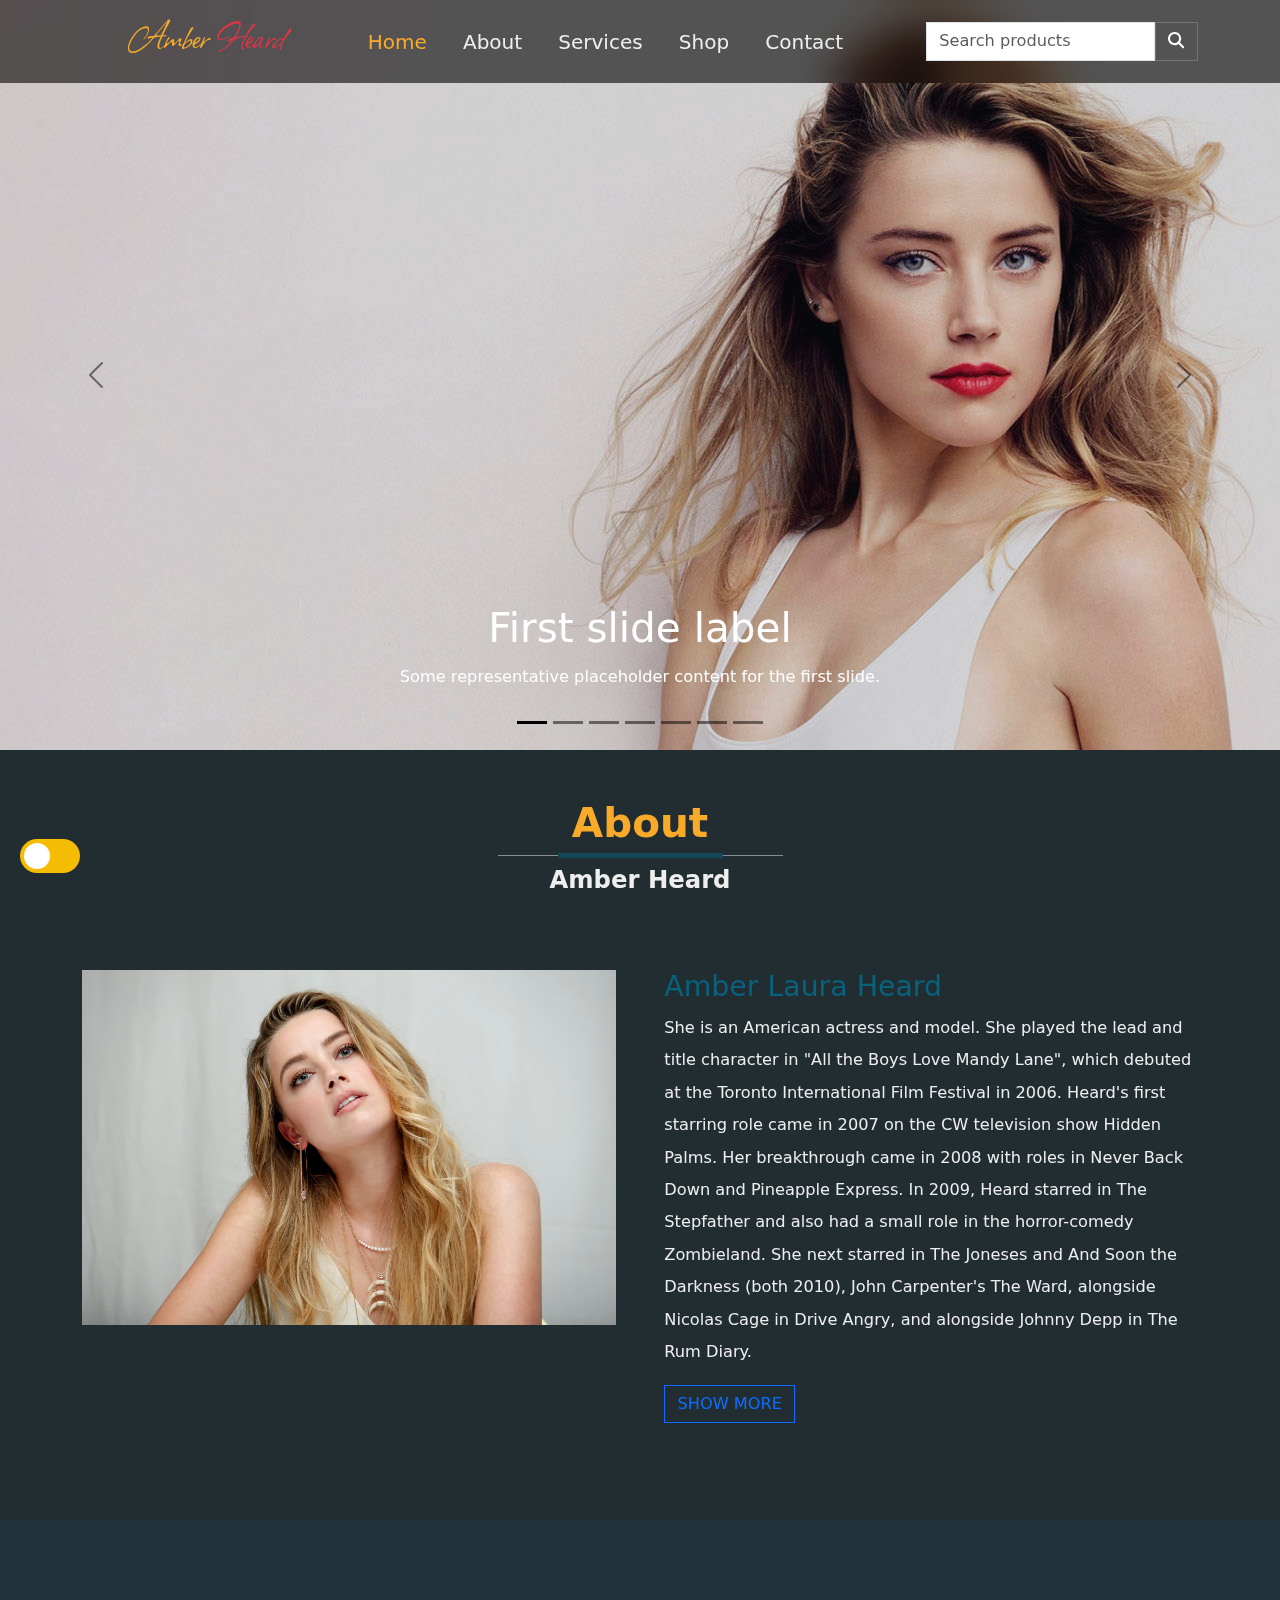
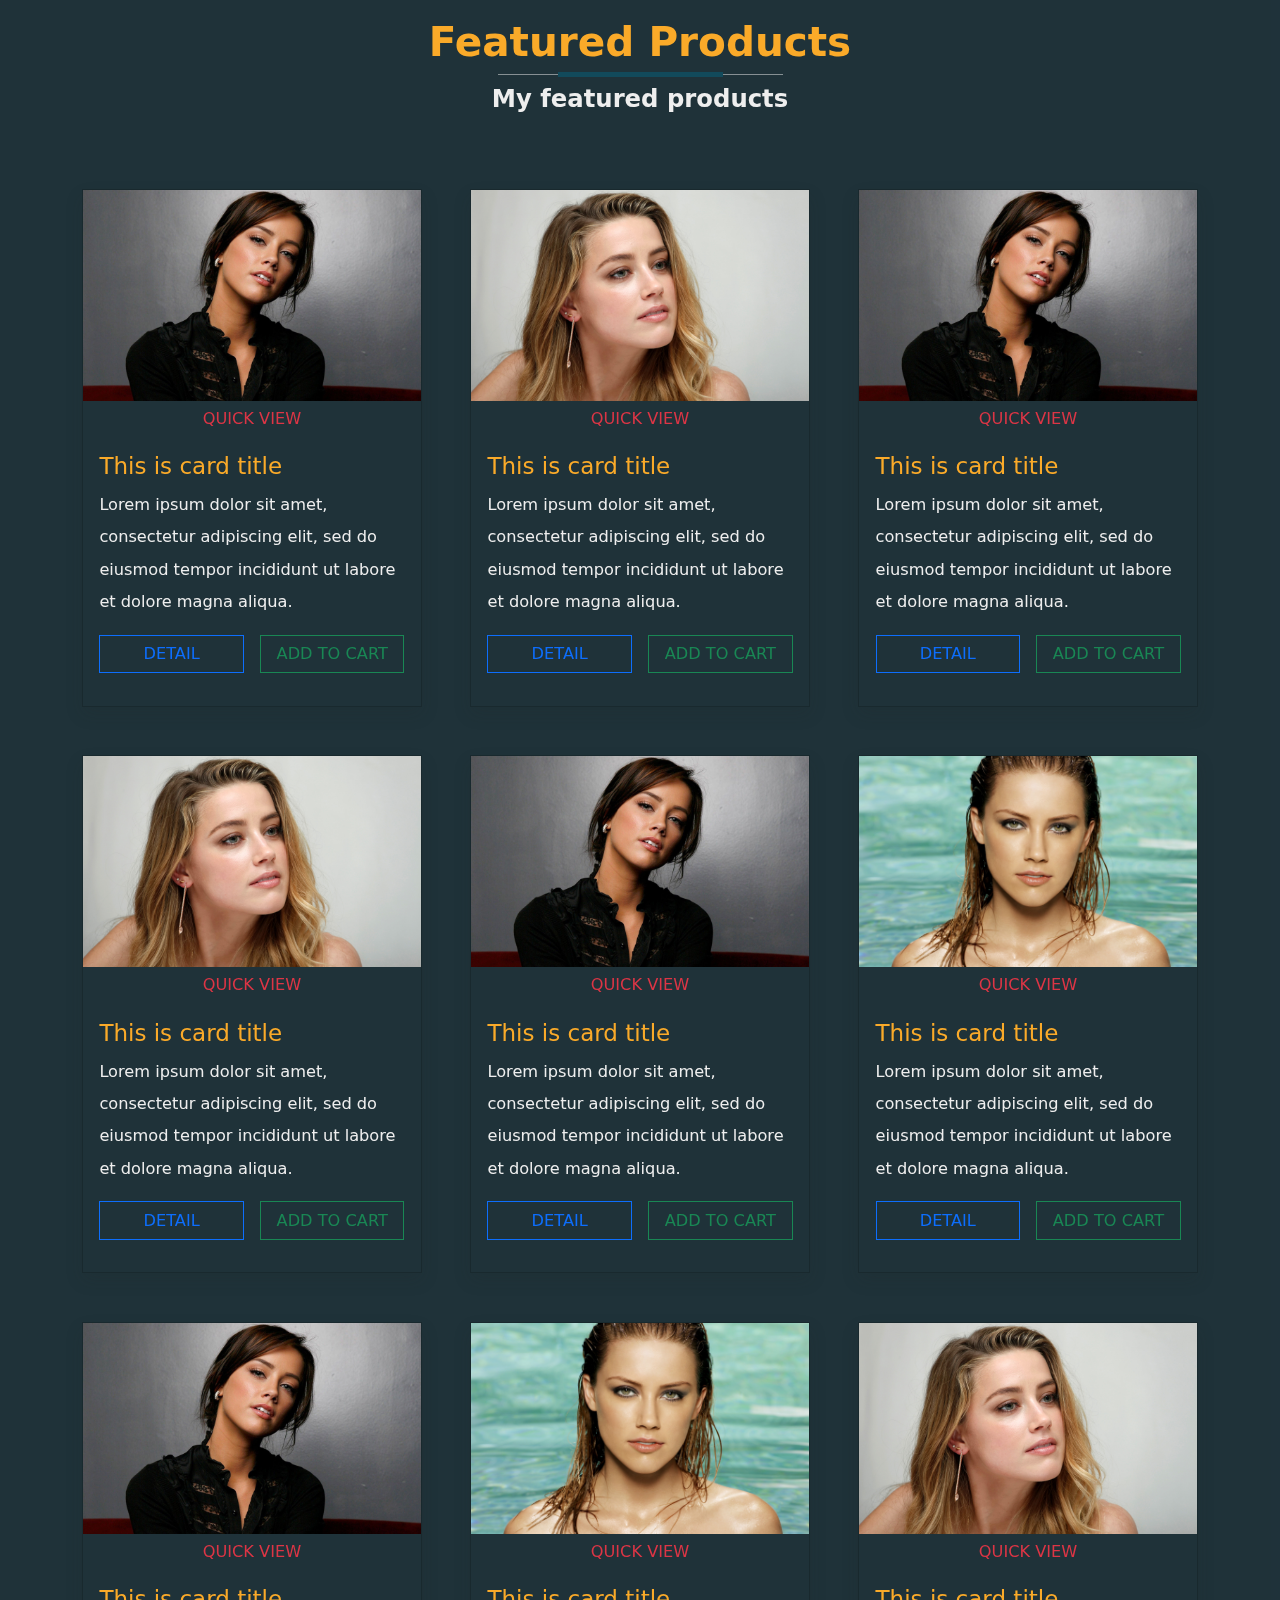
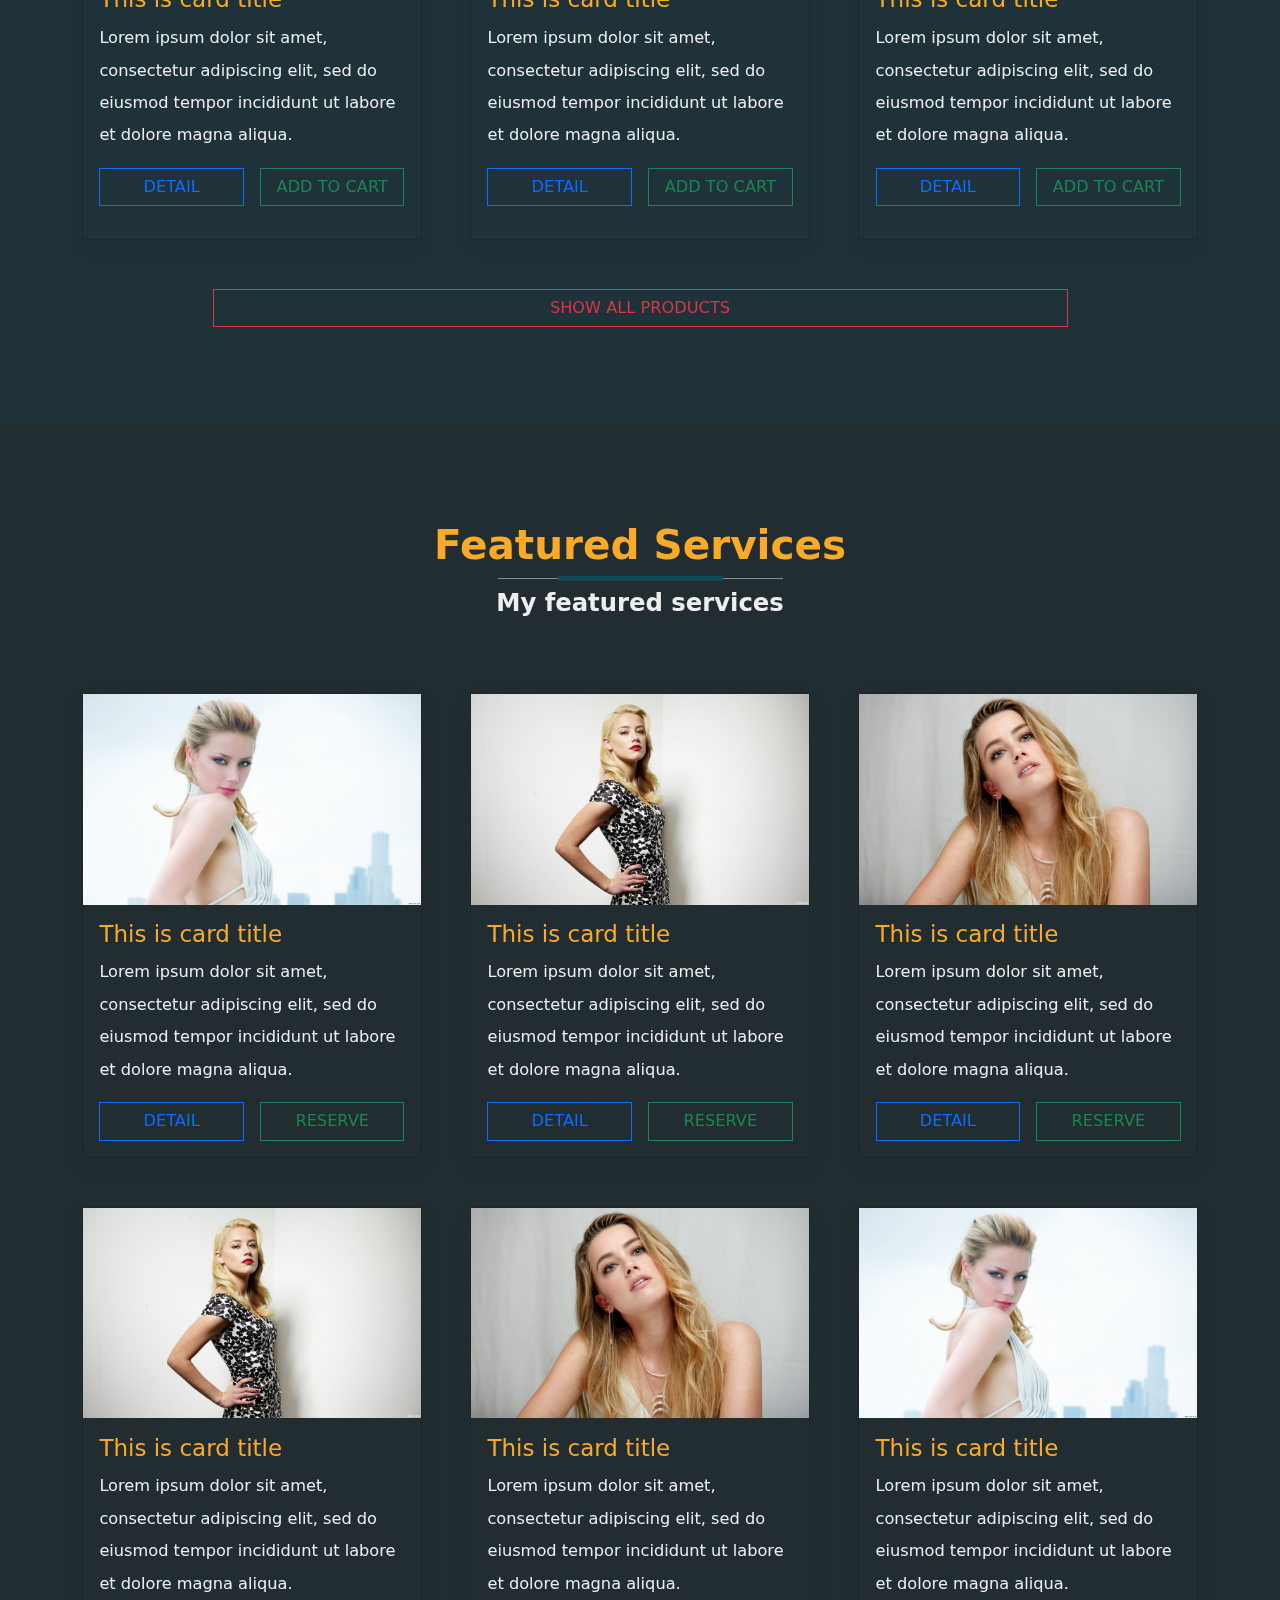
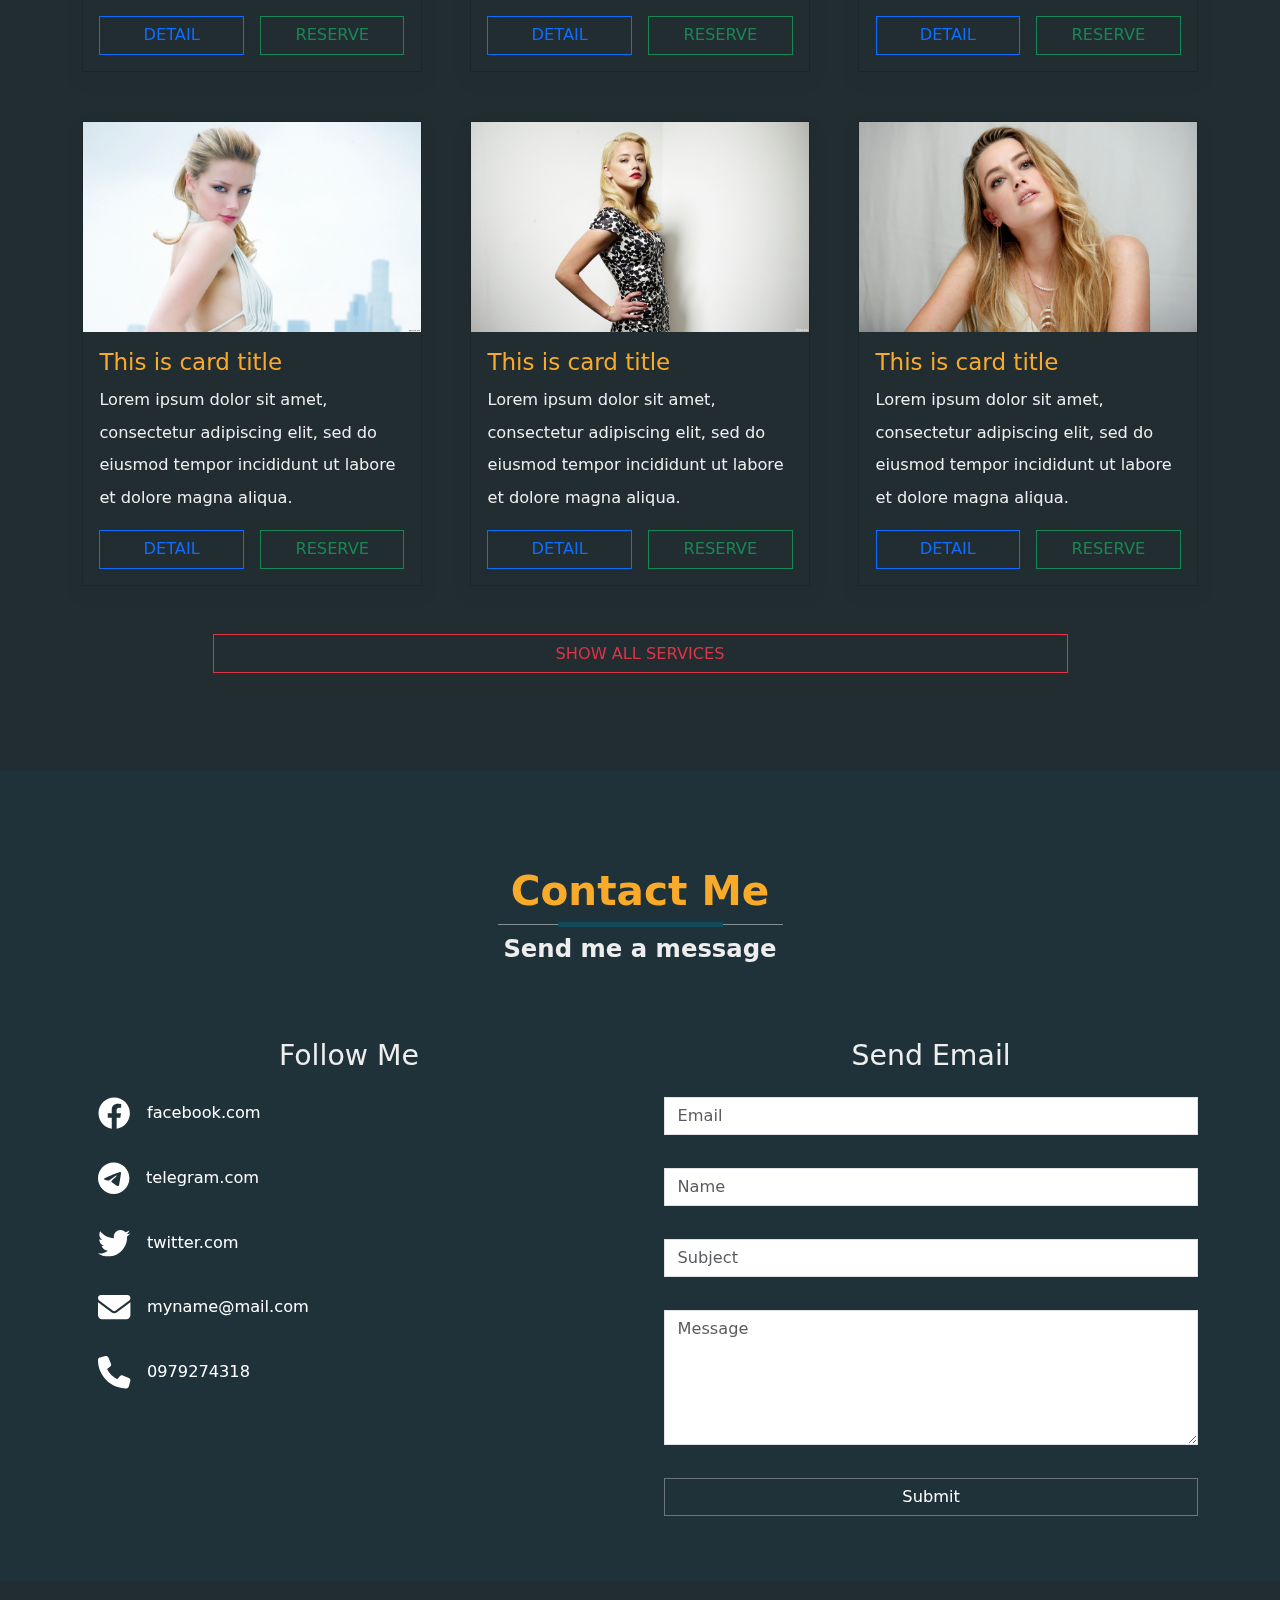
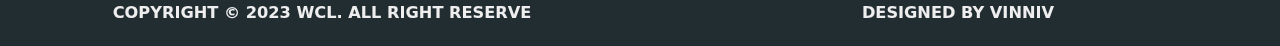
<file: index.html>
<!DOCTYPE html>
<html lang="en">

<head>
    <meta charset="UTF-8">
    <meta http-equiv="X-UA-Compatible" content="IE=edge">
    <meta name="viewport" content="width=device-width, initial-scale=1.0">
    <link rel="stylesheet" href="./css/bootstrap.min.css">
    <link rel="stylesheet" href="./css/style.css">
    <link rel="stylesheet" href="./css/toggle-mode.css">
    <link rel="stylesheet" href="./libs/font-awesome/css/all.min.css" class="rel">
    <link rel="stylesheet" href="./libs/animate/css/animate.min.css" class="rel">
    <title>Our CMS</title>
</head>

<body class="dark-mode">
    <div class="container-fluid p-0">
        <header>
            <div class="container-fluid v-bg-filter fixed-top">
                <div class="row">
                    <nav class="navbar navbar-expand-lg">
                        <div class="container">
                            <a id="logo" class="navbar-brand fw-bolder" href="index.html">
                                <h1 class="v-color-link font-alison fs-1 px-5">Amber <span
                                        class="text-danger">Heard</span></h1>
                            </a>
                            <button class="navbar-toggler" type="button" data-bs-toggle="collapse"
                                data-bs-target="#navbarSupportedContent" aria-controls="navbarSupportedContent"
                                aria-expanded="false" aria-label="Toggle navigation">
                                <span class="navbar-toggler-icon"></span>
                            </button>
                            <div class="collapse navbar-collapse" id="navbarSupportedContent">
                                <ul class="navbar-nav me-auto mb-2 mb-lg-0">
                                    <li class="v-nav-item nav-item">
                                        <a class="v-nav-link nav-link v-active active" aria-current="page"
                                            href="index.html">Home</a>
                                    </li>
                                    <li class="v-nav-item nav-item ">
                                        <a class="v-nav-link nav-link" href="./html/about.html">About</a>
                                    </li>
                                    <li class="v-nav-item nav-item ">
                                        <a class="v-nav-link nav-link" href="./html/services.html" role="button">
                                            Services
                                        </a>
                                    </li>
                                    <li class="v-nav-item nav-item ">
                                        <a class="v-nav-link nav-link" href="./html/shop.html" role="button">
                                            Shop
                                        </a>
                                    </li>
                                    <li class="v-nav-item nav-item">
                                        <a class="v-nav-link nav-link" href="./html/contact.html" role="button">
                                            Contact
                                        </a>
                                    </li>
                                </ul>
                                <form class="d-flex" role="search">
                                    <input class="form-control rounded-0" type="search" placeholder="Search products"
                                        aria-label="Search">
                                    <button class="btn btn-outline-secondary text-white rounded-0" type="submit"><i
                                            class="fa-solid fa-search"></i></button>
                                </form>
                            </div>
                        </div>
                    </nav>

                </div>
            </div>
        </header>
        <main>
            <div class="container-fluid p-0 h-50">
                <section id="slider" class="bg-dark ">
                    <div id="carouselExampleDark" class="carousel slide carousel-dark">
                        <div class="carousel-indicators">
                            <button type="button" data-bs-target="#carouselExampleDark" data-bs-slide-to="0"
                                class="active v-text-color" aria-current="true" aria-label="Slide 1"></button>
                            <button type="button" data-bs-target="#carouselExampleDark" data-bs-slide-to="1"
                                class="v-text-color" aria-label="Slide 2"></button>
                            <button type="button" data-bs-target="#carouselExampleDark" data-bs-slide-to="2"
                                class="v-text-color" aria-label="Slide 3"></button>
                            <button type="button" data-bs-target="#carouselExampleDark" data-bs-slide-to="3"
                                class="v-text-color" aria-label="Slide 4"></button>
                            <button type="button" data-bs-target="#carouselExampleDark" data-bs-slide-to="4"
                                class="v-text-color" aria-label="Slide 5"></button>
                            <button type="button" data-bs-target="#carouselExampleDark" data-bs-slide-to="5"
                                class="v-text-color" aria-label="Slide 6"></button>
                            <button type="button" data-bs-target="#carouselExampleDark" data-bs-slide-to="6"
                                class="v-text-color" aria-label="Slide 7"></button>
                        </div>
                        <div class="carousel-inner">
                            <div class="carousel-item active">
                                <img src="./images/1.jpg" class="d-block h-100" alt="...">
                                <div class="carousel-caption d-none d-md-block">
                                    <h5 class="fs-1 text-white">First slide label</h5>
                                    <p class="text-white">Some representative placeholder content for the first slide.
                                    </p>
                                </div>
                            </div>
                            <div class="carousel-item">
                                <img src="./images/2.jpg" class="d-block h-100" alt="...">
                                <div class="carousel-caption d-none d-md-block">
                                    <h5 class="fs-1 text-white">Second slide label</h5>
                                    <p class="text-white">Some representative placeholder content for the second slide.
                                    </p>
                                </div>
                            </div>
                            <div class="carousel-item">
                                <img src="./images/3.jpg" class="d-block h-100" alt="...">
                                <div class="carousel-caption d-none d-md-block">
                                    <h5 class="fs-1 text-white">Third slide label</h5>
                                    <p class="text-white">Some representative placeholder content for the third slide.
                                    </p>
                                </div>
                            </div>
                            <div class="carousel-item">
                                <img src="./images/4.jpg" class="d-block h-100" alt="...">
                                <div class="carousel-caption d-none d-md-block">
                                    <h5 class="fs-1 text-white">First slide label</h5>
                                    <p class="text-white">Some representative placeholder content for the first slide.
                                    </p>
                                </div>
                            </div>
                            <div class="carousel-item">
                                <img src="./images/5.jpg" class="d-block h-100" alt="...">
                                <div class="carousel-caption d-none d-md-block">
                                    <h5 class="fs-1 text-white">Second slide label</h5>
                                    <p class="text-white">Some representative placeholder content for the second slide.
                                    </p>
                                </div>
                            </div>
                            <div class="carousel-item">
                                <img src="./images/6.jpg" class="d-block h-100 w-auto" alt="...">
                                <div class="carousel-caption d-none d-md-block">
                                    <h5 class="fs-1 text-white">Third slide label</h5>
                                    <p class="text-white">Some representative placeholder content for the third slide.
                                    </p>
                                </div>
                            </div>
                            <div class="carousel-item">
                                <img src="./images/7.jpg" class="d-block h-100" alt="...">
                                <div class="carousel-caption d-none d-md-block">
                                    <h5 class="fs-1 text-white">Third slide label</h5>
                                    <p class="text-white">Some representative placeholder content for the third slide.
                                    </p>
                                </div>
                            </div>
                        </div>
                        <button class="carousel-control-prev" type="button" data-bs-target="#carouselExampleDark"
                            data-bs-slide="prev">
                            <span class="carousel-control-prev-icon" aria-hidden="true"></span>
                            <span class="visually-hidden">Previous</span>
                        </button>
                        <button class="carousel-control-next" type="button" data-bs-target="#carouselExampleDark"
                            data-bs-slide="next">
                            <span class="carousel-control-next-icon" aria-hidden="true"></span>
                            <span class="visually-hidden">Next</span>
                        </button>
                    </div>
                </section>
                <section id="about" class="py-5" data-theme="light">
                    <div class="container">
                        <div class="row text-center justify-content-center">
                            <h2 class="v-color-link font-inter fs-1 fw-bolder">About</h2>
                            <div class="w-25 v-divider"><span></span></div>
                            <p class="font-inter fs-4 fw-bold">Amber Heard</p>

                        </div>
                        <div class="row g-5 py-5">
                            <div class="col-md-6 col-sm-12">
                                <img src="./images/796149.jpg" alt="" width="100%">
                            </div>
                            <div class="col-md-6 col-sm-12 ">
                                <h3 class="v-color-title fs-3 ">Amber Laura Heard</h3>
                                <p>
                                    She is an American actress and model.
                                    She played the lead and title character in "All the Boys Love Mandy Lane", which
                                    debuted at the Toronto International Film Festival in 2006.
                                    Heard's first starring role came in 2007 on the CW television show Hidden Palms.
                                    Her breakthrough came in 2008 with roles in Never Back Down and Pineapple Express.
                                    In 2009, Heard starred in The Stepfather and also had a small role in the
                                    horror-comedy Zombieland.
                                    She next starred in The Joneses and And Soon the Darkness (both 2010), John
                                    Carpenter's The Ward,
                                    alongside Nicolas Cage in Drive Angry, and alongside Johnny Depp in The Rum Diary.
                                </p>
                                <a href="#" class="btn btn-outline-primary rounded-0"> <span class="text-uppercase">Show
                                        more</span></a>
                            </div>
                        </div>
                    </div>
                </section>
                <section id="featured" class="py-5 v-bg-highlight">
                    <div class="container">
                        <div class="row text-center justify-content-center py-5">
                            <h2 class="v-color-link font-inter fs-1 fw-bolder">Featured Products</h2>
                            <div class="w-25 v-divider"><span></span></div>
                            <p class="font-inter fs-4 fw-bold">My featured products</p>
                        </div>
                        <div class="row">
                            <div class="container">
                                <div class="row g-5 justify-content-center">
                                    <!--Start Item-->
                                    <div class="col-sm-12 col-md-6 col-lg-4">
                                        <div class="card rounded-0 bg-transparent shadow">
                                            <img src="./images/p4.jpg" alt="" width="100%" height="auto" />
                                            <div class="card-body pt-0 px-0">
                                                <button type="button"
                                                    class="btn btn-outline-danger border-0 rounded-0 w-100 text-uppercase"
                                                    data-bs-toggle="modal" data-bs-target="#quickViewContainer">
                                                    Quick View
                                                </button>
                                                <div class="p-3 card-content">
                                                    <h3 class="v-color-link">This is card title</h3>
                                                    <p class="card-text">Lorem ipsum dolor sit amet, consectetur
                                                        adipiscing elit, sed do eiusmod tempor incididunt ut labore et
                                                        dolore magna aliqua.
                                                    </p>
                                                    <div class="row g-3">
                                                        <div class="col-sm-6">
                                                            <a href="#" class="btn btn-outline-primary rounded-0 w-100">
                                                                <span class="text-uppercase">Detail</span>
                                                            </a>
                                                        </div>
                                                        <div class="col-sm-6">
                                                            <a href="#"
                                                                class="btn btn-outline-success rounded-0 w-100 ">
                                                                <span class="text-uppercase">Add to cart</span>
                                                            </a>
                                                        </div>
                                                    </div>
                                                </div>
                                            </div>
                                        </div>
                                    </div>
                                    <!--End Item-->
                                    <!--Start Item-->
                                    <div class="col-sm-12 col-md-6 col-lg-4">
                                        <div class="card rounded-0 bg-transparent shadow">
                                            <img src="./images/p2.jpg" alt="" width="100%" height="auto" />
                                            <div class="card-body pt-0 px-0">
                                                <button type="button"
                                                    class="btn btn-outline-danger border-0 rounded-0 w-100 text-uppercase"
                                                    data-bs-toggle="modal" data-bs-target="#quickViewContainer">
                                                    Quick View
                                                </button>
                                                <div class="p-3 card-content">
                                                    <h3 class="v-color-link">This is card title</h3>
                                                    <p class="card-text">Lorem ipsum dolor sit amet, consectetur
                                                        adipiscing elit, sed do eiusmod tempor incididunt ut labore et
                                                        dolore magna
                                                        aliqua.
                                                    </p>
                                                    <div class="row g-3">
                                                        <div class="col-sm-6">
                                                            <a href="#" class="btn btn-outline-primary rounded-0 w-100">
                                                                <span class="text-uppercase">Detail</span>
                                                            </a>
                                                        </div>
                                                        <div class="col-sm-6">
                                                            <a href="#"
                                                                class="btn btn-outline-success rounded-0 w-100 ">
                                                                <span class="text-uppercase">Add to cart</span>
                                                            </a>
                                                        </div>
                                                    </div>
                                                </div>
                                            </div>
                                        </div>
                                    </div>
                                    <!--End Item-->
                                    <!--Start Item-->
                                    <div class="col-sm-12 col-md-6 col-lg-4">
                                        <div class="card rounded-0 bg-transparent shadow">
                                            <img src="./images/p4.jpg" alt="" width="100%" height="auto" />
                                            <div class="card-body pt-0 px-0">
                                                <button type="button"
                                                    class="btn btn-outline-danger border-0 rounded-0 w-100 text-uppercase"
                                                    data-bs-toggle="modal" data-bs-target="#quickViewContainer">
                                                    Quick View
                                                </button>
                                                <div class="p-3 card-content">
                                                    <h3 class="v-color-link">This is card title</h3>
                                                    <p class="card-text">Lorem ipsum dolor sit amet, consectetur
                                                        adipiscing elit, sed do eiusmod tempor incididunt ut labore et
                                                        dolore magna
                                                        aliqua.
                                                    </p>
                                                    <div class="row g-3">
                                                        <div class="col-sm-6">
                                                            <a href="#" class="btn btn-outline-primary rounded-0 w-100">
                                                                <span class="text-uppercase">Detail</span>
                                                            </a>
                                                        </div>
                                                        <div class="col-sm-6">
                                                            <a href="#"
                                                                class="btn btn-outline-success rounded-0 w-100 ">
                                                                <span class="text-uppercase">Add to cart</span>
                                                            </a>
                                                        </div>
                                                    </div>
                                                </div>
                                            </div>
                                        </div>
                                    </div>
                                    <!--End Item-->
                                    <!--Start Item-->
                                    <div class="col-sm-12 col-md-6 col-lg-4">
                                        <div class="card rounded-0 bg-transparent shadow">
                                            <img src="./images/p2.jpg" alt="" width="100%" height="auto" />
                                            <div class="card-body pt-0 px-0">
                                                <button type="button"
                                                    class="btn btn-outline-danger border-0 rounded-0 w-100 text-uppercase"
                                                    data-bs-toggle="modal" data-bs-target="#quickViewContainer">
                                                    Quick View
                                                </button>
                                                <div class="p-3 card-content">
                                                    <h3 class="v-color-link">This is card title</h3>
                                                    <p class="card-text">Lorem ipsum dolor sit amet, consectetur
                                                        adipiscing elit, sed do eiusmod tempor incididunt ut labore et
                                                        dolore magna
                                                        aliqua.
                                                    </p>
                                                    <div class="row g-3">
                                                        <div class="col-sm-6">
                                                            <a href="#" class="btn btn-outline-primary rounded-0 w-100">
                                                                <span class="text-uppercase">Detail</span>
                                                            </a>
                                                        </div>
                                                        <div class="col-sm-6">
                                                            <a href="#"
                                                                class="btn btn-outline-success rounded-0 w-100 ">
                                                                <span class="text-uppercase">Add to cart</span>
                                                            </a>
                                                        </div>
                                                    </div>
                                                </div>
                                            </div>
                                        </div>
                                    </div>
                                    <!--End Item-->
                                    <!--Start Item-->
                                    <div class="col-sm-12 col-md-6 col-lg-4">
                                        <div class="card rounded-0 bg-transparent shadow">
                                            <img src="./images/p4.jpg" alt="" width="100%" height="auto" />
                                            <div class="card-body pt-0 px-0">
                                                <button type="button"
                                                    class="btn btn-outline-danger border-0 rounded-0 w-100 text-uppercase"
                                                    data-bs-toggle="modal" data-bs-target="#quickViewContainer">
                                                    Quick View
                                                </button>
                                                <div class="p-3 card-content">
                                                    <h3 class="v-color-link">This is card title</h3>
                                                    <p class="card-text">Lorem ipsum dolor sit amet, consectetur
                                                        adipiscing elit, sed do eiusmod tempor incididunt ut labore et
                                                        dolore magna
                                                        aliqua.
                                                    </p>
                                                    <div class="row g-3">
                                                        <div class="col-sm-6">
                                                            <a href="#" class="btn btn-outline-primary rounded-0 w-100">
                                                                <span class="text-uppercase">Detail</span>
                                                            </a>
                                                        </div>
                                                        <div class="col-sm-6">
                                                            <a href="#"
                                                                class="btn btn-outline-success rounded-0 w-100 ">
                                                                <span class="text-uppercase">Add to cart</span>
                                                            </a>
                                                        </div>
                                                    </div>
                                                </div>
                                            </div>
                                        </div>
                                    </div>
                                    <!--End Item-->
                                    <!--Start Item-->
                                    <div class="col-sm-12 col-md-6 col-lg-4">
                                        <div class="card rounded-0 bg-transparent shadow">
                                            <img src="./images/p1.jpg" alt="" width="100%" height="auto" />
                                            <div class="card-body pt-0 px-0">
                                                <button type="button"
                                                    class="btn btn-outline-danger border-0 rounded-0 w-100 text-uppercase"
                                                    data-bs-toggle="modal" data-bs-target="#quickViewContainer">
                                                    Quick View
                                                </button>
                                                <div class="p-3 card-content">
                                                    <h3 class="v-color-link">This is card title</h3>
                                                    <p class="card-text">Lorem ipsum dolor sit amet, consectetur
                                                        adipiscing elit, sed do eiusmod tempor incididunt ut labore et
                                                        dolore magna
                                                        aliqua.
                                                    </p>
                                                    <div class="row g-3">
                                                        <div class="col-sm-6">
                                                            <a href="#" class="btn btn-outline-primary rounded-0 w-100">
                                                                <span class="text-uppercase">Detail</span>
                                                            </a>
                                                        </div>
                                                        <div class="col-sm-6">
                                                            <a href="#"
                                                                class="btn btn-outline-success rounded-0 w-100 ">
                                                                <span class="text-uppercase">Add to cart</span>
                                                            </a>
                                                        </div>
                                                    </div>
                                                </div>
                                            </div>
                                        </div>
                                    </div>
                                    <!--End Item-->
                                    <!--Start Item-->
                                    <div class="col-sm-12 col-md-6 col-lg-4">
                                        <div class="card rounded-0 bg-transparent shadow">
                                            <img src="./images/p4.jpg" alt="" width="100%" height="auto" />
                                            <div class="card-body pt-0 px-0">
                                                <button type="button"
                                                    class="btn btn-outline-danger border-0 rounded-0 w-100 text-uppercase"
                                                    data-bs-toggle="modal" data-bs-target="#quickViewContainer">
                                                    Quick View
                                                </button>
                                                <div class="p-3 card-content">
                                                    <h3 class="v-color-link">This is card title</h3>
                                                    <p class="card-text">Lorem ipsum dolor sit amet, consectetur
                                                        adipiscing elit, sed do eiusmod tempor incididunt ut labore et
                                                        dolore magna
                                                        aliqua.
                                                    </p>
                                                    <div class="row g-3">
                                                        <div class="col-sm-6">
                                                            <a href="#" class="btn btn-outline-primary rounded-0 w-100">
                                                                <span class="text-uppercase">Detail</span>
                                                            </a>
                                                        </div>
                                                        <div class="col-sm-6">
                                                            <a href="#"
                                                                class="btn btn-outline-success rounded-0 w-100 ">
                                                                <span class="text-uppercase">Add to cart</span>
                                                            </a>
                                                        </div>
                                                    </div>
                                                </div>
                                            </div>
                                        </div>
                                    </div>
                                    <!--End Item-->
                                    <!--Start Item-->
                                    <div class="col-sm-12 col-md-6 col-lg-4">
                                        <div class="card rounded-0 bg-transparent shadow">
                                            <img src="./images/p1.jpg" alt="" width="100%" height="auto" />
                                            <div class="card-body pt-0 px-0 border-0">
                                                <button type="button"
                                                    class="btn btn-outline-danger border-0 rounded-0 w-100 text-uppercase"
                                                    data-bs-toggle="modal" data-bs-target="#quickViewContainer">
                                                    Quick View
                                                </button>
                                                <div class="p-3 card-content">
                                                    <h3 class="v-color-link">This is card title</h3>
                                                    <p class="card-text">Lorem ipsum dolor sit amet, consectetur
                                                        adipiscing elit, sed do eiusmod tempor incididunt ut labore et
                                                        dolore magna
                                                        aliqua.
                                                    </p>
                                                    <div class="row g-3">
                                                        <div class="col-sm-6">
                                                            <a href="#" class="btn btn-outline-primary rounded-0 w-100">
                                                                <span class="text-uppercase">Detail</span>
                                                            </a>
                                                        </div>
                                                        <div class="col-sm-6">
                                                            <a href="#"
                                                                class="btn btn-outline-success rounded-0 w-100 ">
                                                                <span class="text-uppercase">Add to cart</span>
                                                            </a>
                                                        </div>
                                                    </div>
                                                </div>
                                            </div>
                                        </div>
                                    </div>
                                    <!--End Item-->
                                    <!--Start Item-->
                                    <div class="col-sm-12 col-md-6 col-lg-4">
                                        <div class="card rounded-0 bg-transparent shadow">
                                            <img src="./images/p2.jpg" alt="" width="100%" height="auto" />
                                            <div class="card-body pt-0 px-0">
                                                <button type="button"
                                                    class="btn btn-outline-danger border-0 rounded-0 w-100 text-uppercase"
                                                    data-bs-toggle="modal" data-bs-target="#quickViewContainer">
                                                    Quick View
                                                </button>
                                                <div class="p-3 card-content">
                                                    <h3 class="v-color-link">This is card title</h3>
                                                    <p class="card-text">Lorem ipsum dolor sit amet, consectetur
                                                        adipiscing elit, sed do eiusmod tempor incididunt ut labore et
                                                        dolore magna
                                                        aliqua.
                                                    </p>
                                                    <div class="row g-3">
                                                        <div class="col-sm-6">
                                                            <a href="#" class="btn btn-outline-primary rounded-0 w-100">
                                                                <span class="text-uppercase">Detail</span>
                                                            </a>
                                                        </div>
                                                        <div class="col-sm-6">
                                                            <a href="#"
                                                                class="btn btn-outline-success rounded-0 w-100 ">
                                                                <span class="text-uppercase">Add to cart</span>
                                                            </a>
                                                        </div>
                                                    </div>
                                                </div>
                                            </div>
                                        </div>
                                    </div>
                                    <!--End Item-->
                                </div>
                                <!--End Featured Products List-->
                                <div class="row py-5 justify-content-center">
                                    <a href="./html/shop.html" class="btn btn-outline-danger w-75 rounded-0"><span
                                            class="text-uppercase">Show all products</span></a>
                                </div>
                            </div>
                        </div>
                    </div>
                </section>
                <section id="services" class="py-5">
                    <div class="container">
                        <div class="row text-center justify-content-center py-5">
                            <h2 class="v-color-link font-inter fs-1 fw-bolder">Featured Services</h2>
                            <div class="w-25 v-divider"><span></span></div>
                            <p class="font-inter fs-4 fw-bold">My featured services</p>
                        </div>
                        <div class="row">
                            <div class="container">
                                <div class="row g-5 justify-content-center">
                                    <!--Start Item-->
                                    <div class="col-sm-12 col-md-6 col-lg-4">
                                        <div class="card rounded-0 bg-transparent shadow">
                                            <img src="./images/s1.jpg" alt="" width="100%" height="auto" />
                                            <div class="card-body">
                                                <h3 class="v-color-link">This is card title</h3>
                                                <p class="card-text">Lorem ipsum dolor sit amet, consectetur
                                                    adipiscing elit, sed do eiusmod tempor incididunt ut labore et
                                                    dolore magna aliqua.
                                                </p>
                                                <div class="row g-3">
                                                    <div class="col-sm-6">
                                                        <a href="#" class="btn btn-outline-primary rounded-0 w-100">
                                                            <span class="text-uppercase">Detail</span>
                                                        </a>
                                                    </div>
                                                    <div class="col-sm-6">
                                                        <a href="#" class="btn btn-outline-success rounded-0 w-100 ">
                                                            <span class="text-uppercase">Reserve</span>
                                                        </a>
                                                    </div>
                                                </div>
                                            </div>
                                        </div>
                                    </div>
                                    <!--End Item-->
                                    <!--Start Item-->
                                    <div class="col-sm-12 col-md-6 col-lg-4">
                                        <div class="card rounded-0 bg-transparent shadow">
                                            <img src="./images/s2.jpg" alt="" width="100%" height="auto" />
                                            <div class="card-body">
                                                <h3 class="v-color-link">This is card title</h3>
                                                <p class="card-text">Lorem ipsum dolor sit amet, consectetur
                                                    adipiscing elit, sed do eiusmod tempor incididunt ut labore et
                                                    dolore magna
                                                    aliqua.
                                                </p>
                                                <div class="row g-3">
                                                    <div class="col-sm-6">
                                                        <a href="#" class="btn btn-outline-primary rounded-0 w-100">
                                                            <span class="text-uppercase">Detail</span>
                                                        </a>
                                                    </div>
                                                    <div class="col-sm-6">
                                                        <a href="#" class="btn btn-outline-success rounded-0 w-100 ">
                                                            <span class="text-uppercase">Reserve</span>
                                                        </a>
                                                    </div>
                                                </div>
                                            </div>
                                        </div>
                                    </div>
                                    <!--End Item-->
                                    <!--Start Item-->
                                    <div class="col-sm-12 col-md-6 col-lg-4">
                                        <div class="card rounded-0 bg-transparent shadow">
                                            <img src="./images/s3.jpg" alt="" width="100%" height="auto" />
                                            <div class="card-body">
                                                <h3 class="v-color-link">This is card title</h3>
                                                <p class="card-text">Lorem ipsum dolor sit amet, consectetur
                                                    adipiscing elit, sed do eiusmod tempor incididunt ut labore et
                                                    dolore magna
                                                    aliqua.
                                                </p>
                                                <div class="row g-3">
                                                    <div class="col-sm-6">
                                                        <a href="#" class="btn btn-outline-primary rounded-0 w-100">
                                                            <span class="text-uppercase">Detail</span>
                                                        </a>
                                                    </div>
                                                    <div class="col-sm-6">
                                                        <a href="#" class="btn btn-outline-success rounded-0 w-100 ">
                                                            <span class="text-uppercase">Reserve</span>
                                                        </a>
                                                    </div>
                                                </div>
                                            </div>
                                        </div>
                                    </div>
                                    <!--End Item-->
                                    <!--Start Item-->
                                    <div class="col-sm-12 col-md-6 col-lg-4">
                                        <div class="card rounded-0 bg-transparent shadow">
                                            <img src="./images/s2.jpg" alt="" width="100%" height="auto" />
                                            <div class="card-body">
                                                <h3 class="v-color-link">This is card title</h3>
                                                <p class="card-text">Lorem ipsum dolor sit amet, consectetur
                                                    adipiscing elit, sed do eiusmod tempor incididunt ut labore et
                                                    dolore magna
                                                    aliqua.
                                                </p>
                                                <div class="row g-3">
                                                    <div class="col-sm-6">
                                                        <a href="#" class="btn btn-outline-primary rounded-0 w-100">
                                                            <span class="text-uppercase">Detail</span>
                                                        </a>
                                                    </div>
                                                    <div class="col-sm-6">
                                                        <a href="#" class="btn btn-outline-success rounded-0 w-100 ">
                                                            <span class="text-uppercase">Reserve</span>
                                                        </a>
                                                    </div>
                                                </div>
                                            </div>
                                        </div>
                                    </div>
                                    <!--End Item-->
                                    <!--Start Item-->
                                    <div class="col-sm-12 col-md-6 col-lg-4">
                                        <div class="card rounded-0 bg-transparent shadow">
                                            <img src="./images/s3.jpg" alt="" width="100%" height="auto" />
                                            <div class="card-body">
                                                <h3 class="v-color-link">This is card title</h3>
                                                <p class="card-text">Lorem ipsum dolor sit amet, consectetur
                                                    adipiscing elit, sed do eiusmod tempor incididunt ut labore et
                                                    dolore magna
                                                    aliqua.
                                                </p>
                                                <div class="row g-3">
                                                    <div class="col-sm-6">
                                                        <a href="#" class="btn btn-outline-primary rounded-0 w-100">
                                                            <span class="text-uppercase">Detail</span>
                                                        </a>
                                                    </div>
                                                    <div class="col-sm-6">
                                                        <a href="#" class="btn btn-outline-success rounded-0 w-100 ">
                                                            <span class="text-uppercase">Reserve</span>
                                                        </a>
                                                    </div>
                                                </div>
                                            </div>
                                        </div>
                                    </div>
                                    <!--End Item-->
                                    <!--Start Item-->
                                    <div class="col-sm-12 col-md-6 col-lg-4">
                                        <div class="card rounded-0 bg-transparent shadow">
                                            <img src="./images/s1.jpg" alt="" width="100%" height="auto" />
                                            <div class="card-body">
                                                <h3 class="v-color-link">This is card title</h3>
                                                <p class="card-text">Lorem ipsum dolor sit amet, consectetur
                                                    adipiscing elit, sed do eiusmod tempor incididunt ut labore et
                                                    dolore magna
                                                    aliqua.
                                                </p>
                                                <div class="row g-3">
                                                    <div class="col-sm-6">
                                                        <a href="#" class="btn btn-outline-primary rounded-0 w-100">
                                                            <span class="text-uppercase">Detail</span>
                                                        </a>
                                                    </div>
                                                    <div class="col-sm-6">
                                                        <a href="#" class="btn btn-outline-success rounded-0 w-100 ">
                                                            <span class="text-uppercase">Reserve</span>
                                                        </a>
                                                    </div>
                                                </div>
                                            </div>
                                        </div>
                                    </div>
                                    <!--End Item-->
                                    <!--Start Item-->
                                    <div class="col-sm-12 col-md-6 col-lg-4">
                                        <div class="card rounded-0 bg-transparent shadow">
                                            <img src="./images/s1.jpg" alt="" width="100%" height="auto" />
                                            <div class="card-body">
                                                <h3 class="v-color-link">This is card title</h3>
                                                <p class="card-text">Lorem ipsum dolor sit amet, consectetur
                                                    adipiscing elit, sed do eiusmod tempor incididunt ut labore et
                                                    dolore magna
                                                    aliqua.
                                                </p>
                                                <div class="row g-3">
                                                    <div class="col-sm-6">
                                                        <a href="#" class="btn btn-outline-primary rounded-0 w-100">
                                                            <span class="text-uppercase">Detail</span>
                                                        </a>
                                                    </div>
                                                    <div class="col-sm-6">
                                                        <a href="#" class="btn btn-outline-success rounded-0 w-100 ">
                                                            <span class="text-uppercase">Reserve</span>
                                                        </a>
                                                    </div>
                                                </div>
                                            </div>
                                        </div>
                                    </div>
                                    <!--End Item-->
                                    <!--Start Item-->
                                    <div class="col-sm-12 col-md-6 col-lg-4">
                                        <div class="card rounded-0 bg-transparent shadow">
                                            <img src="./images/s2.jpg" alt="" width="100%" height="auto" />
                                            <div class="card-body">
                                                <h3 class="v-color-link">This is card title</h3>
                                                <p class="card-text">Lorem ipsum dolor sit amet, consectetur
                                                    adipiscing elit, sed do eiusmod tempor incididunt ut labore et
                                                    dolore magna
                                                    aliqua.
                                                </p>
                                                <div class="row g-3">
                                                    <div class="col-sm-6">
                                                        <a href="#" class="btn btn-outline-primary rounded-0 w-100">
                                                            <span class="text-uppercase">Detail</span>
                                                        </a>
                                                    </div>
                                                    <div class="col-sm-6">
                                                        <a href="#" class="btn btn-outline-success rounded-0 w-100 ">
                                                            <span class="text-uppercase">Reserve</span>
                                                        </a>
                                                    </div>
                                                </div>
                                            </div>
                                        </div>
                                    </div>
                                    <!--End Item-->
                                    <!--Start Item-->
                                    <div class="col-sm-12 col-md-6 col-lg-4">
                                        <div class="card rounded-0 bg-transparent shadow">
                                            <img src="./images/s3.jpg" alt="" width="100%" height="auto" />
                                            <div class="card-body">
                                                <h3 class="v-color-link">This is card title</h3>
                                                <p class="card-text">Lorem ipsum dolor sit amet, consectetur
                                                    adipiscing elit, sed do eiusmod tempor incididunt ut labore et
                                                    dolore magna
                                                    aliqua.
                                                </p>
                                                <div class="row g-3">
                                                    <div class="col-sm-6">
                                                        <a href="#" class="btn btn-outline-primary rounded-0 w-100">
                                                            <span class="text-uppercase">Detail</span>
                                                        </a>
                                                    </div>
                                                    <div class="col-sm-6">
                                                        <a href="#" class="btn btn-outline-success rounded-0 w-100 ">
                                                            <span class="text-uppercase">Reserve</span>
                                                        </a>
                                                    </div>
                                                </div>
                                            </div>
                                        </div>
                                    </div>
                                    <!--End Item-->
                                </div>
                                <div class="row py-5 justify-content-center">
                                    <a href="./html/services.html" class="btn btn-outline-danger w-75 rounded-0"><span
                                            class="text-uppercase">Show all services</span></a>
                                </div>
                            </div>
                        </div>
                    </div>
                </section>
                <section id="contact" class="py-5 v-bg-highlight">
                    <div class="container">
                        <div class="row text-center justify-content-center py-5">
                            <h2 class="v-color-link font-inter fs-1 fw-bolder">Contact Me</h2>
                            <div class="w-25 v-divider"><span></span></div>
                            <p class="font-inter fs-4 fw-bold">Send me a message</p>
                        </div>
                        <div class="row g-5">
                            <div class="col-md-6 col-sm-12">
                                <h2 class="v-color-light fs-3 text-center">Follow Me</h2>
                                <ul class="list-group list-group-flush ">
                                    <li class="list-group-item bg-transparent p-3 d-flex align-items-center border-0">
                                        <i class="fa-brands fa-facebook fa-2x v-text-color"></i>
                                        <span class="px-3 v-text-color">facebook.com</span>
                                    </li>
                                    <li class="list-group-item bg-transparent p-3 d-flex align-items-center border-0"><i
                                            class="fa-brands fa-telegram fa-2x v-text-color"></i>
                                        <span class="px-3 v-text-color">telegram.com</span>
                                    </li>
                                    <li class="list-group-item bg-transparent p-3 d-flex align-items-center border-0"><i
                                            class="fa-brands fa-twitter fa-2x v-text-color"></i>
                                        <span class="px-3 v-text-color">twitter.com</span>
                                    </li>
                                    <li class="list-group-item bg-transparent p-3 d-flex align-items-center border-0"><i
                                            class="fa-solid fa-envelope fa-2x v-text-color"></i>
                                        <span class="px-3 v-text-color">myname@mail.com</span>
                                    </li>
                                    <li class="list-group-item bg-transparent p-3 d-flex align-items-center border-0"><i
                                            class="fa-solid fa-phone fa-2x v-text-color"></i>
                                        <span class="px-3 v-text-color">0979274318</span>
                                    </li>
                                </ul>
                            </div>
                            <div class="col-md-6 col-sm-12">
                                <h2 class="v-color-light fs-3 text-center">Send Email</h2>
                                <form action="#">
                                    <div class="form-group py-3">
                                        <input type="text" class="form-control rounded-0" name="email"
                                            placeholder="Email">
                                    </div>
                                    <div class="form-group py-3">
                                        <input type="text" class="form-control rounded-0" name="name"
                                            placeholder="Name">
                                    </div>
                                    <div class="form-group py-3">
                                        <input type="text" class="form-control rounded-0" name="email"
                                            placeholder="Subject">
                                    </div>
                                    <div class="form-group py-3">
                                        <textarea id="exampleFormControlTextarea1" rows="5"
                                            class="form-control rounded-0" name="message"
                                            placeholder="Message"></textarea>
                                    </div>
                                    <div class="form-group py-3">
                                        <input type="button"
                                            class="btn btn-outline-secondary rounded-0 w-100 v-text-color" name="email"
                                            value="Submit">
                                    </div>
                                </form>
                            </div>
                        </div>
                    </div>
                </section>
                <section id="quick-view-modal">
                    <div class="modal fade" id="quickViewContainer" tabindex="-1" aria-labelledby="quickViewContainer"
                        aria-hidden="true">
                        <div class="modal-dialog modal-xl modal-dialog-centered">
                            <div class="modal-content rounded-0 shadow">
                                <div class="modal-header rounded-0 bg-danger text-white">
                                    <span class="modal-title fs-5" id="">Product Quick View</span>
                                    <button type="button" class="btn-close" data-bs-dismiss="modal"
                                        aria-label="Close"></button>
                                </div>
                                <div class="modal-body">
                                    <div class="row g-3">
                                        <div class="col-md-6 col-sm-12">
                                            <div id="productImages" class="carousel slide carousel-dark">
                                                <div class="carousel-indicators">
                                                    <button type="button" data-bs-target="#productImages" data-bs-slide-to="0"
                                                        class="active v-text-color" aria-current="true" aria-label="Slide 1"></button>
                                                    <button type="button" data-bs-target="#productImages" data-bs-slide-to="1"
                                                        class="v-text-color" aria-label="Slide 2"></button>
                                                    <button type="button" data-bs-target="#productImages" data-bs-slide-to="2"
                                                        class="v-text-color" aria-label="Slide 3"></button>
                                                    <button type="button" data-bs-target="#productImages" data-bs-slide-to="3"
                                                        class="v-text-color" aria-label="Slide 4"></button>
                                                </div>
                                                <div class="carousel-inner">
                                                    <div class="carousel-item active">
                                                        <img src="./images/p1.jpg" class="d-block w-100" alt="...">
                                                    </div>
                                                    <div class="carousel-item">
                                                        <img src="./images/p2.jpg" class="d-block w-100" alt="...">
                                                    </div>
                                                    <div class="carousel-item">
                                                        <img src="./images/p3.jpg" class="d-block w-100" alt="...">

                                                    </div>
                                                    <div class="carousel-item">
                                                        <img src="./images/p4.jpg" class="d-block w-100" alt="...">
                                                    </div>
                                                </div>
                                                <button class="carousel-control-prev" type="button" data-bs-target="#productImages"
                                                    data-bs-slide="prev">
                                                    <span class="carousel-control-prev-icon" aria-hidden="true"></span>
                                                    <span class="visually-hidden">Previous</span>
                                                </button>
                                                <button class="carousel-control-next" type="button" data-bs-target="#productImages"
                                                    data-bs-slide="next">
                                                    <span class="carousel-control-next-icon" aria-hidden="true"></span>
                                                    <span class="visually-hidden">Next</span>
                                                </button>
                                            </div>
                                        </div>
                                        <div class="col-md-6 col-sm-12">
                                            <div class="row">
                                                <h4 class="modal-title fs-5" id="">Product Name</h4>
                                                <h4 class="modal-title fs-5" id="">Price: $230.000</h4>
                                                <p class="card-text">Lorem ipsum dolor sit amet, consectetur
                                                    adipiscing elit, sed do eiusmod tempor incididunt ut labore et
                                                    dolore magna
                                                    aliqua.
                                                    Lorem ipsum dolor sit amet, consectetur
                                                    adipiscing elit, sed do eiusmod tempor incididunt ut labore et
                                                    dolore magna
                                                    aliqua. 
                                                </p>
                                            </div>
                                            
                                            <div class="row g-3 py-3">
                                                <div class="col-sm-6">
                                                    <input class="form-control rounded-0" type="number" name="quantity" id="productQuantity">
                                                </div>
                                                <div class="col-sm-6">
                                                    <a href="#" class="btn btn-outline-success rounded-0"> Add to cart</a>
                                                </div>
                                            </div>
                                            <div class="row">
                                                <h4 class="modal-title fs-6 py-1">Category:</h4>
                                            </div>
                                            <div class="row px-2">
                                                <ul class="list-group list-group-horizontal">
                                                    <li class="list-group-item fs-6 btn btn-outline-info d-flex rounded-0">Dress</li>
                                                    <li class="list-group-item fs-6 btn btn-outline-info d-flex rounded-0">Red</li>
                                                    <li class="list-group-item fs-6 btn btn-outline-info d-flex rounded-0">AHS</li>
                                                </ul>
                                            </div>
                                        </div>
                                    </div>
                                </div>
                                <div class="modal-footer rounded-0 border-0">
                                    <button type="button" class="btn btn-outline-secondary rounded-0"
                                        data-bs-dismiss="modal">Close</button>
                                    <a href="#" class="btn btn-outline-primary rounded-0">View Product
                                        Detail</a>
                                </div>
                            </div>
                        </div>
                    </div>
                </section>
            </div>
        </main>
        <footer>
            <div class="container-fluid">
                <div class="row g-3">
                    <div class="col-md-6 col-sm-12">
                        <p class="text-center text-uppercase fw-bold p-3 m-0">Copyright &#169; 2023 WCL. All right
                            Reserve</p>
                    </div>
                    <div class="col-md-6 col-sm-12">
                        <p class="text-center text-uppercase fw-bold p-3 m-0">Designed by vinniv</p>
                    </div>
                </div>
            </div>
        </footer>
        <div class="theme-switch-wrapper">
            <label class="theme-switch" for="checkbox">
                <input type="checkbox" id="checkbox" class="form-check-input sw-mode-btn" type="checkbox" role="switch"
                    id="flexSwitchMode">
                <div class="slider round"></div>
            </label>
        </div>
    </div>
    <script>
        // Example starter JavaScript for disabling form submissions if there are invalid fields
        (function () {
            'use strict';
            window.addEventListener('load', function () {
                // Fetch all the forms we want to apply custom Bootstrap validation styles to
                var forms = document.getElementsByClassName('needs-validation');
                // Loop over them and prevent submission
                var validation = Array.prototype.filter.call(forms, function (form) {
                    form.addEventListener('submit', function (event) {
                        if (form.checkValidity() === false) {
                            event.preventDefault();
                            event.stopPropagation();
                        }
                        form.classList.add('was-validated');
                    }, false);
                });
            }, false);
        })();
    </script>
    <script src="./js/bootstrap.bundle.min.js"></script>
    <script src="./libs/font-awesome/js/all.min.js"></script>
    <script src="./js/toggle-mode.js"></script>
    <script src="./js/main.js"></script>
</body>

</html>
</file>
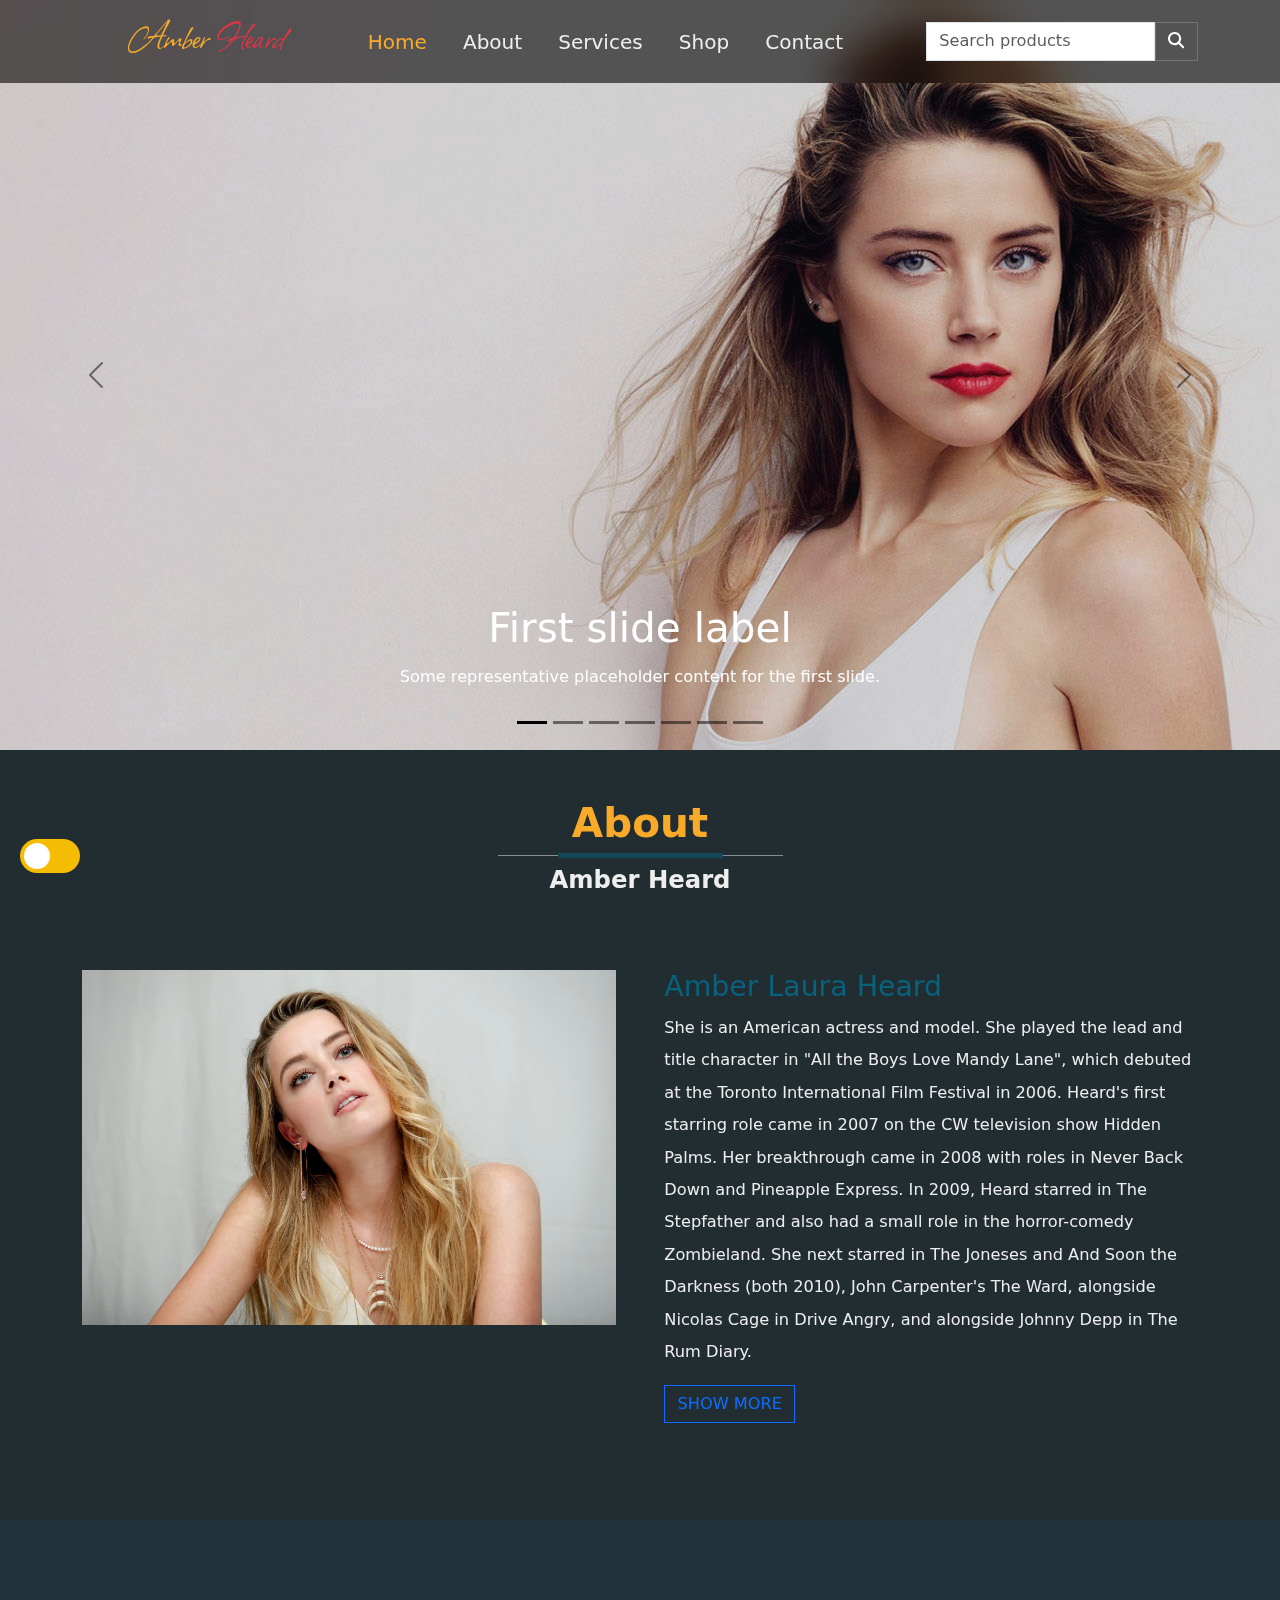
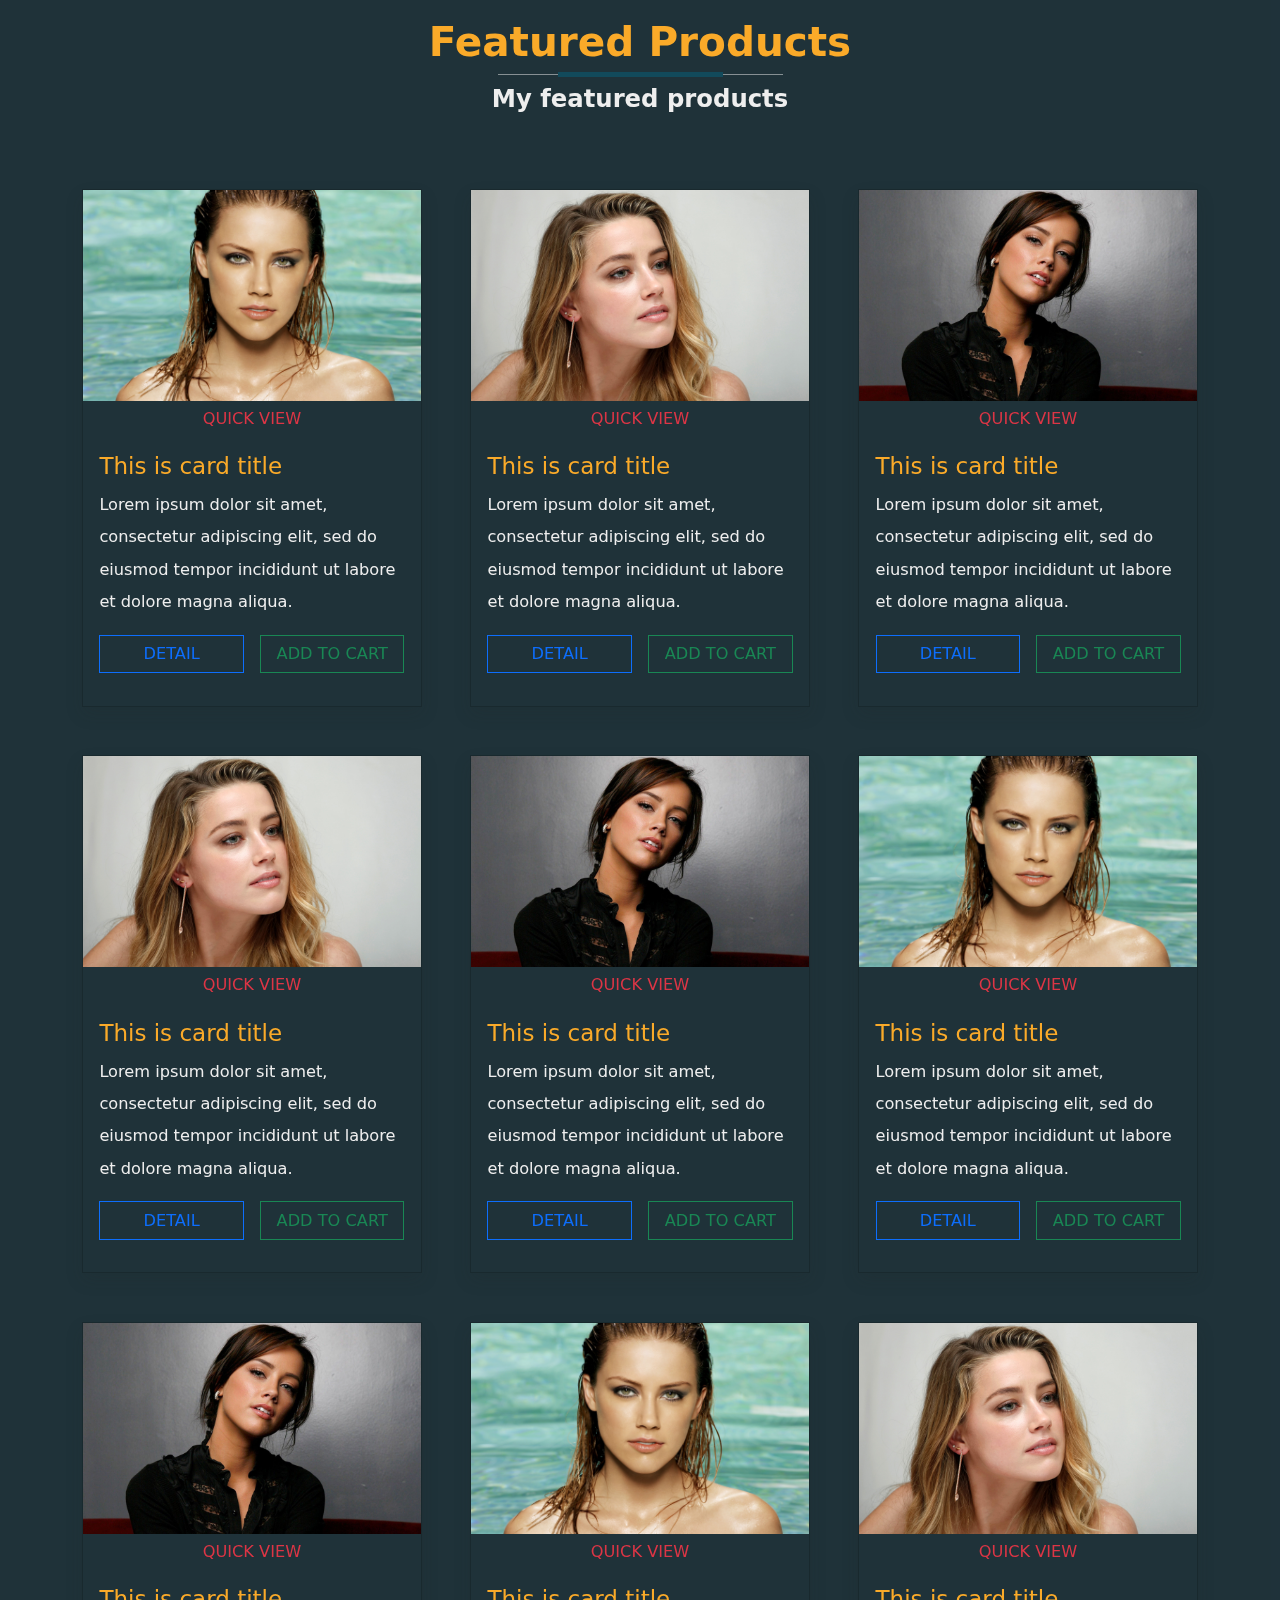
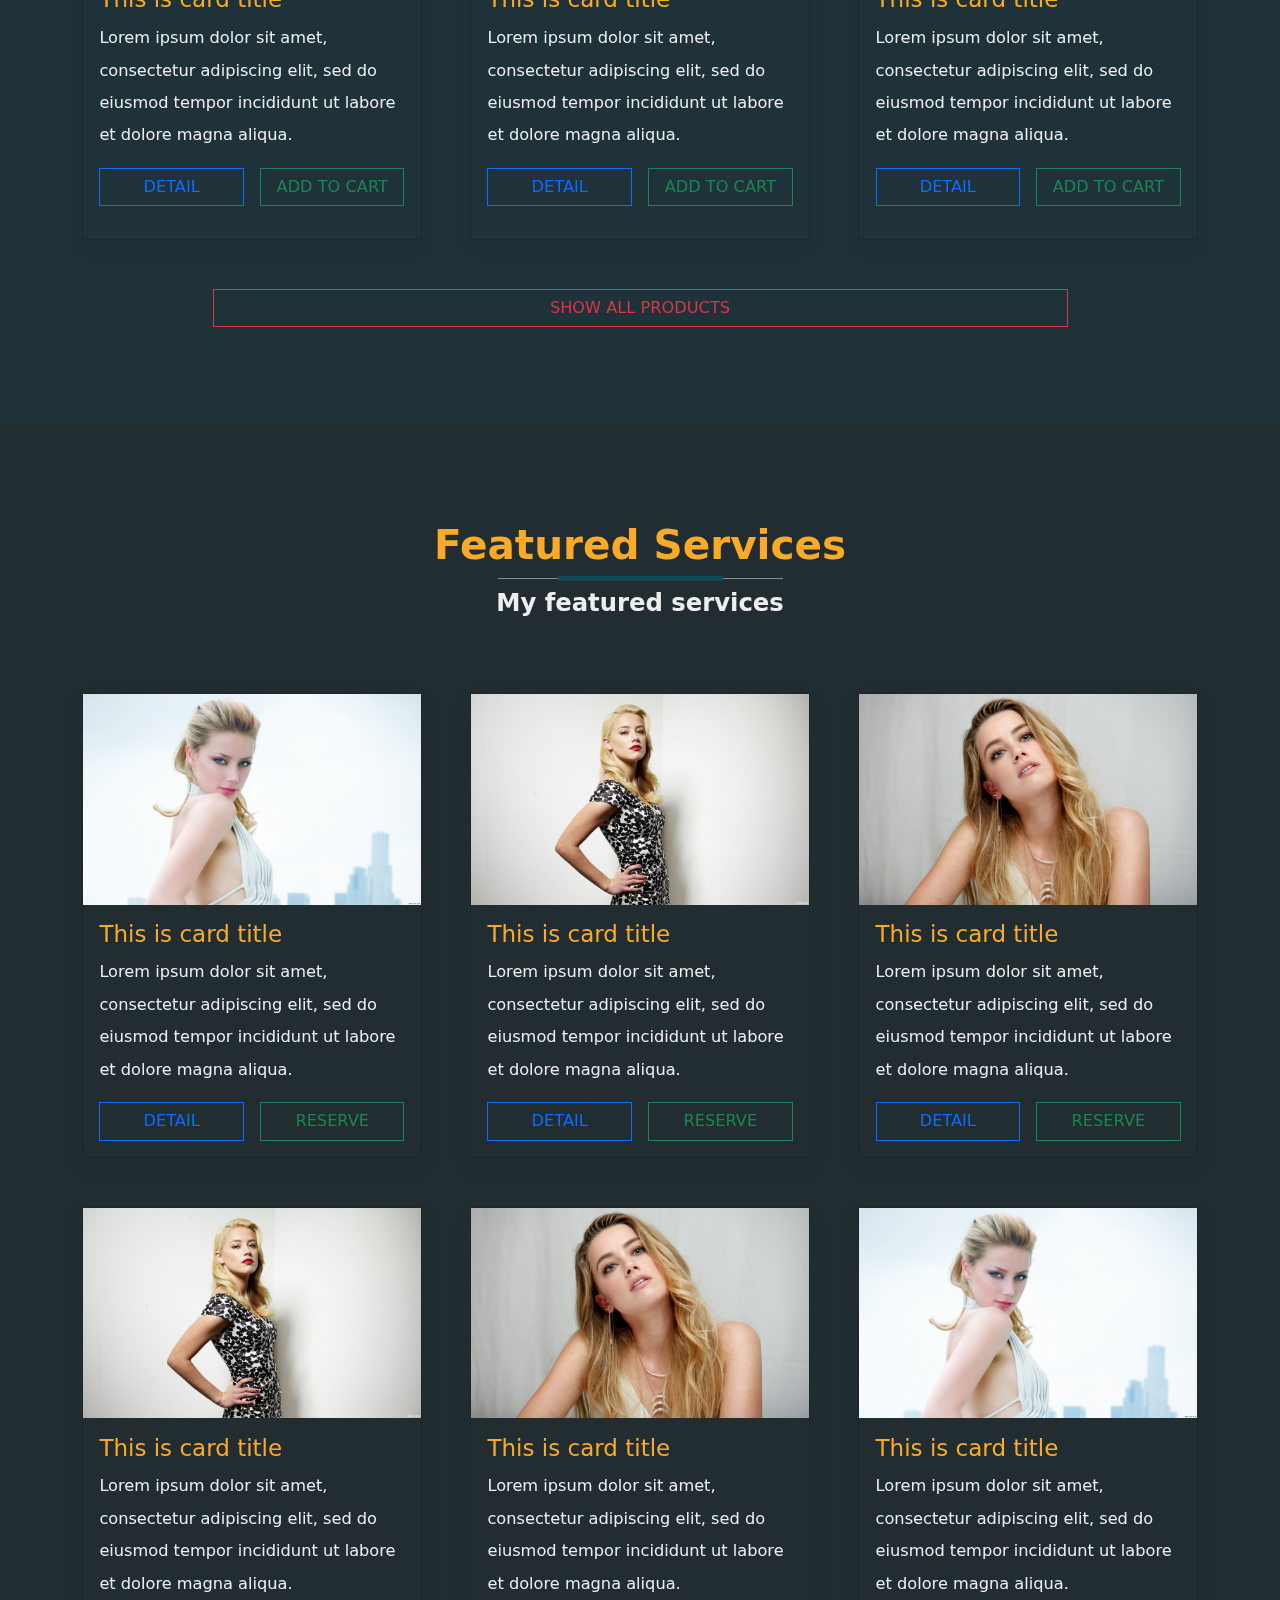
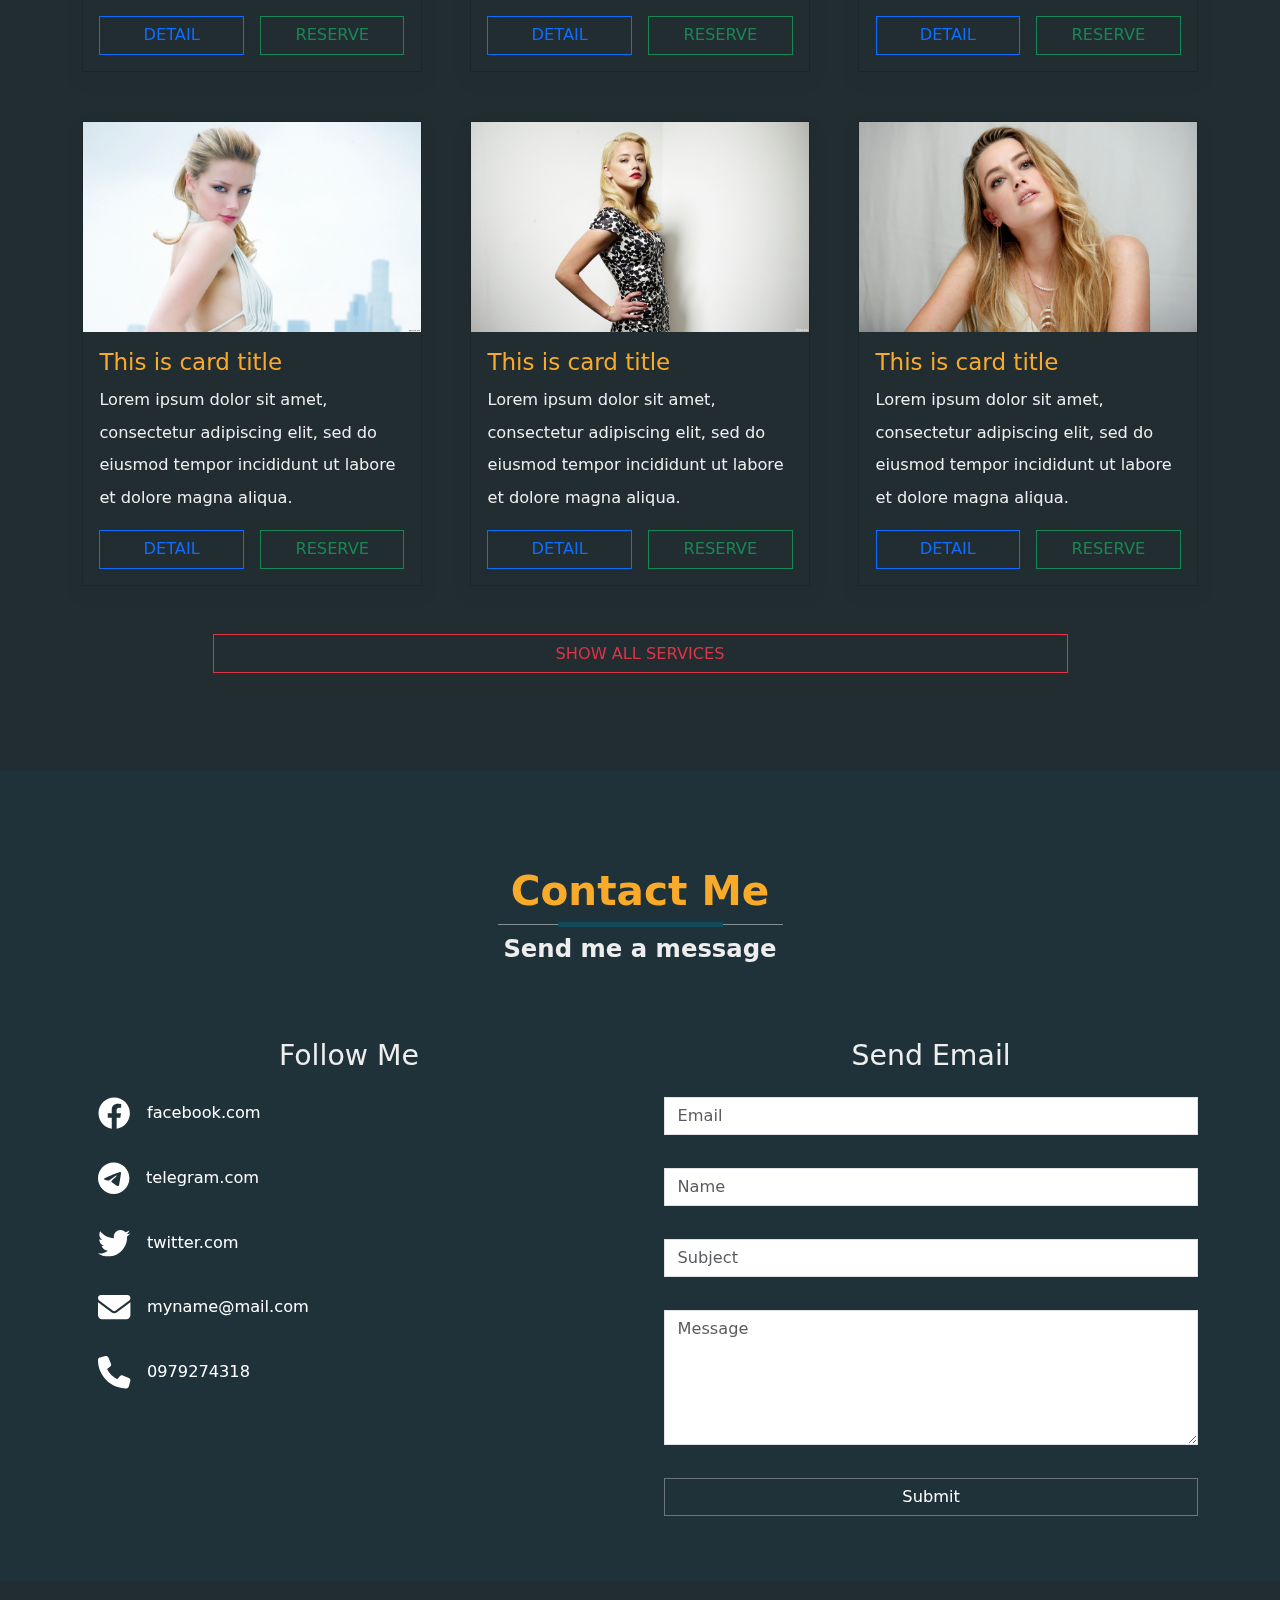
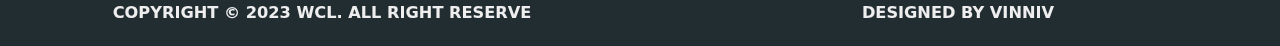
<file: html/index.html>
<!DOCTYPE html>
<html lang="en">

<head>
    <meta charset="UTF-8">
    <meta http-equiv="X-UA-Compatible" content="IE=edge">
    <meta name="viewport" content="width=device-width, initial-scale=1.0">
    <link rel="stylesheet" href="../css/bootstrap.min.css">
    <link rel="stylesheet" href="../css/style.css">
    <link rel="stylesheet" href="../css/toggle-mode.css">
    <link rel="stylesheet" href="../libs/font-awesome/css/all.min.css" class="rel">
    <link rel="stylesheet" href="../libs/animate/css/animate.min.css" class="rel">
    <title>Our CMS</title>
</head>

<body class="dark-mode">
    <div class="container-fluid p-0">
        <header>
            <div class="container-fluid v-bg-filter fixed-top">
                <div class="row">
                    <nav class="navbar navbar-expand-lg">
                        <div class="container">
                            <a id="logo" class="navbar-brand fw-bolder" href="./index.html">
                                <h1 class="v-color-link font-alison fs-1 px-5">Amber <span
                                        class="text-danger">Heard</span></h1>
                            </a>
                            <button class="navbar-toggler" type="button" data-bs-toggle="collapse"
                                data-bs-target="#navbarSupportedContent" aria-controls="navbarSupportedContent"
                                aria-expanded="false" aria-label="Toggle navigation">
                                <span class="navbar-toggler-icon"></span>
                            </button>
                            <div class="collapse navbar-collapse" id="navbarSupportedContent">
                                <ul class="navbar-nav me-auto mb-2 mb-lg-0">
                                    <li class="v-nav-item nav-item">
                                        <a class="v-nav-link nav-link v-active active" aria-current="page"
                                            href="./index.html">Home</a>
                                    </li>
                                    <li class="v-nav-item nav-item ">
                                        <a class="v-nav-link nav-link" href="./about.html">About</a>
                                    </li>
                                    <li class="v-nav-item nav-item ">
                                        <a class="v-nav-link nav-link" href="./services.html" role="button">
                                            Services
                                        </a>
                                    </li>
                                    <li class="v-nav-item nav-item ">
                                        <a class="v-nav-link nav-link" href="./shop.html" role="button">
                                            Shop
                                        </a>
                                    </li>
                                    <li class="v-nav-item nav-item">
                                        <a class="v-nav-link nav-link" href="./contact.html" role="button">
                                            Contact
                                        </a>
                                    </li>
                                </ul>
                                <form class="d-flex" role="search">
                                    <input class="form-control rounded-0" type="search" placeholder="Search products"
                                        aria-label="Search">
                                    <button class="btn btn-outline-secondary text-white rounded-0" type="submit"><i
                                            class="fa-solid fa-search"></i></button>
                                </form>
                            </div>
                        </div>
                    </nav>

                </div>
            </div>
        </header>
        <main>
            <div class="container-fluid p-0 h-50">
                <section id="slider" class="bg-dark ">
                    <div id="carouselExampleDark" class="carousel slide carousel-dark">
                        <div class="carousel-indicators">
                            <button type="button" data-bs-target="#carouselExampleDark" data-bs-slide-to="0"
                                class="active v-text-color" aria-current="true" aria-label="Slide 1"></button>
                            <button type="button" data-bs-target="#carouselExampleDark" data-bs-slide-to="1"
                                class="v-text-color" aria-label="Slide 2"></button>
                            <button type="button" data-bs-target="#carouselExampleDark" data-bs-slide-to="2"
                                class="v-text-color" aria-label="Slide 3"></button>
                            <button type="button" data-bs-target="#carouselExampleDark" data-bs-slide-to="3"
                                class="v-text-color" aria-label="Slide 4"></button>
                            <button type="button" data-bs-target="#carouselExampleDark" data-bs-slide-to="4"
                                class="v-text-color" aria-label="Slide 5"></button>
                            <button type="button" data-bs-target="#carouselExampleDark" data-bs-slide-to="5"
                                class="v-text-color" aria-label="Slide 6"></button>
                            <button type="button" data-bs-target="#carouselExampleDark" data-bs-slide-to="6"
                                class="v-text-color" aria-label="Slide 7"></button>
                        </div>
                        <div class="carousel-inner">
                            <div class="carousel-item active">
                                <img src="../images/1.jpg" class="d-block h-100" alt="...">
                                <div class="carousel-caption d-none d-md-block">
                                    <h5 class="fs-1 text-white">First slide label</h5>
                                    <p class="text-white">Some representative placeholder content for the first slide.
                                    </p>
                                </div>
                            </div>
                            <div class="carousel-item">
                                <img src="../images/2.jpg" class="d-block h-100" alt="...">
                                <div class="carousel-caption d-none d-md-block">
                                    <h5 class="fs-1 text-white">Second slide label</h5>
                                    <p class="text-white">Some representative placeholder content for the second slide.
                                    </p>
                                </div>
                            </div>
                            <div class="carousel-item">
                                <img src="../images/3.jpg" class="d-block h-100" alt="...">
                                <div class="carousel-caption d-none d-md-block">
                                    <h5 class="fs-1 text-white">Third slide label</h5>
                                    <p class="text-white">Some representative placeholder content for the third slide.
                                    </p>
                                </div>
                            </div>
                            <div class="carousel-item">
                                <img src="../images/4.jpg" class="d-block h-100" alt="...">
                                <div class="carousel-caption d-none d-md-block">
                                    <h5 class="fs-1 text-white">First slide label</h5>
                                    <p class="text-white">Some representative placeholder content for the first slide.
                                    </p>
                                </div>
                            </div>
                            <div class="carousel-item">
                                <img src="../images/5.jpg" class="d-block h-100" alt="...">
                                <div class="carousel-caption d-none d-md-block">
                                    <h5 class="fs-1 text-white">Second slide label</h5>
                                    <p class="text-white">Some representative placeholder content for the second slide.
                                    </p>
                                </div>
                            </div>
                            <div class="carousel-item">
                                <img src="../images/6.jpg" class="d-block h-100 w-auto" alt="...">
                                <div class="carousel-caption d-none d-md-block">
                                    <h5 class="fs-1 text-white">Third slide label</h5>
                                    <p class="text-white">Some representative placeholder content for the third slide.
                                    </p>
                                </div>
                            </div>
                            <div class="carousel-item">
                                <img src="../images/7.jpg" class="d-block h-100" alt="...">
                                <div class="carousel-caption d-none d-md-block">
                                    <h5 class="fs-1 text-white">Third slide label</h5>
                                    <p class="text-white">Some representative placeholder content for the third slide.
                                    </p>
                                </div>
                            </div>
                        </div>
                        <button class="carousel-control-prev" type="button" data-bs-target="#carouselExampleDark"
                            data-bs-slide="prev">
                            <span class="carousel-control-prev-icon" aria-hidden="true"></span>
                            <span class="visually-hidden">Previous</span>
                        </button>
                        <button class="carousel-control-next" type="button" data-bs-target="#carouselExampleDark"
                            data-bs-slide="next">
                            <span class="carousel-control-next-icon" aria-hidden="true"></span>
                            <span class="visually-hidden">Next</span>
                        </button>
                    </div>
                </section>
                <section id="about" class="py-5" data-theme="light">
                    <div class="container">
                        <div class="row text-center justify-content-center">
                            <h2 class="v-color-link font-inter fs-1 fw-bolder">About</h2>
                            <div class="w-25 v-divider"><span></span></div>
                            <p class="font-inter fs-4 fw-bold">Amber Heard</p>

                        </div>
                        <div class="row g-5 py-5">
                            <div class="col-md-6 col-sm-12">
                                <img src="../images/796149.jpg" alt="" width="100%">
                            </div>
                            <div class="col-md-6 col-sm-12 ">
                                <h3 class="v-color-title fs-3 ">Amber Laura Heard</h3>
                                <p>
                                    She is an American actress and model.
                                    She played the lead and title character in "All the Boys Love Mandy Lane", which
                                    debuted at the Toronto International Film Festival in 2006.
                                    Heard's first starring role came in 2007 on the CW television show Hidden Palms.
                                    Her breakthrough came in 2008 with roles in Never Back Down and Pineapple Express.
                                    In 2009, Heard starred in The Stepfather and also had a small role in the
                                    horror-comedy Zombieland.
                                    She next starred in The Joneses and And Soon the Darkness (both 2010), John
                                    Carpenter's The Ward,
                                    alongside Nicolas Cage in Drive Angry, and alongside Johnny Depp in The Rum Diary.
                                </p>
                                <a href="#" class="btn btn-outline-primary rounded-0"> <span class="text-uppercase">Show
                                        more</span></a>
                            </div>
                        </div>
                    </div>
                </section>
                <section id="featured" class="py-5 v-bg-highlight">
                    <div class="container">
                        <div class="row text-center justify-content-center py-5">
                            <h2 class="v-color-link font-inter fs-1 fw-bolder">Featured Products</h2>
                            <div class="w-25 v-divider"><span></span></div>
                            <p class="font-inter fs-4 fw-bold">My featured products</p>
                        </div>
                        <div class="row">
                            <div class="container">
                                <div class="row g-5 justify-content-center">
                                    <!--Start Item-->
                                    <div class="col-sm-12 col-md-6 col-lg-4">
                                        <div class="card rounded-0 bg-transparent shadow">
                                            <img src="../images/p1.jpg" alt="" width="100%" height="auto" />
                                            <div class="card-body pt-0 px-0">
                                                <button type="button"
                                                    class="btn btn-outline-danger border-0 rounded-0 w-100 text-uppercase"
                                                    data-bs-toggle="modal" data-bs-target="#quickViewContainer">
                                                    Quick View
                                                </button>
                                                <div class="p-3 card-content">
                                                    <h3 class="v-color-link">This is card title</h3>
                                                    <p class="card-text">Lorem ipsum dolor sit amet, consectetur
                                                        adipiscing elit, sed do eiusmod tempor incididunt ut labore et
                                                        dolore magna aliqua.
                                                    </p>
                                                    <div class="row g-3">
                                                        <div class="col-sm-6">
                                                            <a href="#" class="btn btn-outline-primary rounded-0 w-100">
                                                                <span class="text-uppercase">Detail</span>
                                                            </a>
                                                        </div>
                                                        <div class="col-sm-6">
                                                            <a href="#"
                                                                class="btn btn-outline-success rounded-0 w-100 ">
                                                                <span class="text-uppercase">Add to cart</span>
                                                            </a>
                                                        </div>
                                                    </div>
                                                </div>
                                            </div>
                                        </div>
                                    </div>
                                    <!--End Item-->
                                    <!--Start Item-->
                                    <div class="col-sm-12 col-md-6 col-lg-4">
                                        <div class="card rounded-0 bg-transparent shadow">
                                            <img src="../images/p2.jpg" alt="" width="100%" height="auto" />
                                            <div class="card-body pt-0 px-0">
                                                <button type="button"
                                                    class="btn btn-outline-danger border-0 rounded-0 w-100 text-uppercase"
                                                    data-bs-toggle="modal" data-bs-target="#quickViewContainer">
                                                    Quick View
                                                </button>
                                                <div class="p-3 card-content">
                                                    <h3 class="v-color-link">This is card title</h3>
                                                    <p class="card-text">Lorem ipsum dolor sit amet, consectetur
                                                        adipiscing elit, sed do eiusmod tempor incididunt ut labore et
                                                        dolore magna
                                                        aliqua.
                                                    </p>
                                                    <div class="row g-3">
                                                        <div class="col-sm-6">
                                                            <a href="#" class="btn btn-outline-primary rounded-0 w-100">
                                                                <span class="text-uppercase">Detail</span>
                                                            </a>
                                                        </div>
                                                        <div class="col-sm-6">
                                                            <a href="#"
                                                                class="btn btn-outline-success rounded-0 w-100 ">
                                                                <span class="text-uppercase">Add to cart</span>
                                                            </a>
                                                        </div>
                                                    </div>
                                                </div>
                                            </div>
                                        </div>
                                    </div>
                                    <!--End Item-->
                                    <!--Start Item-->
                                    <div class="col-sm-12 col-md-6 col-lg-4">
                                        <div class="card rounded-0 bg-transparent shadow">
                                            <img src="../images/p4.jpg" alt="" width="100%" height="auto" />
                                            <div class="card-body pt-0 px-0">
                                                <button type="button"
                                                    class="btn btn-outline-danger border-0 rounded-0 w-100 text-uppercase"
                                                    data-bs-toggle="modal" data-bs-target="#quickViewContainer">
                                                    Quick View
                                                </button>
                                                <div class="p-3 card-content">
                                                    <h3 class="v-color-link">This is card title</h3>
                                                    <p class="card-text">Lorem ipsum dolor sit amet, consectetur
                                                        adipiscing elit, sed do eiusmod tempor incididunt ut labore et
                                                        dolore magna
                                                        aliqua.
                                                    </p>
                                                    <div class="row g-3">
                                                        <div class="col-sm-6">
                                                            <a href="#" class="btn btn-outline-primary rounded-0 w-100">
                                                                <span class="text-uppercase">Detail</span>
                                                            </a>
                                                        </div>
                                                        <div class="col-sm-6">
                                                            <a href="#"
                                                                class="btn btn-outline-success rounded-0 w-100 ">
                                                                <span class="text-uppercase">Add to cart</span>
                                                            </a>
                                                        </div>
                                                    </div>
                                                </div>
                                            </div>
                                        </div>
                                    </div>
                                    <!--End Item-->
                                    <!--Start Item-->
                                    <div class="col-sm-12 col-md-6 col-lg-4">
                                        <div class="card rounded-0 bg-transparent shadow">
                                            <img src="../images/p2.jpg" alt="" width="100%" height="auto" />
                                            <div class="card-body pt-0 px-0">
                                                <button type="button"
                                                    class="btn btn-outline-danger border-0 rounded-0 w-100 text-uppercase"
                                                    data-bs-toggle="modal" data-bs-target="#quickViewContainer">
                                                    Quick View
                                                </button>
                                                <div class="p-3 card-content">
                                                    <h3 class="v-color-link">This is card title</h3>
                                                    <p class="card-text">Lorem ipsum dolor sit amet, consectetur
                                                        adipiscing elit, sed do eiusmod tempor incididunt ut labore et
                                                        dolore magna
                                                        aliqua.
                                                    </p>
                                                    <div class="row g-3">
                                                        <div class="col-sm-6">
                                                            <a href="#" class="btn btn-outline-primary rounded-0 w-100">
                                                                <span class="text-uppercase">Detail</span>
                                                            </a>
                                                        </div>
                                                        <div class="col-sm-6">
                                                            <a href="#"
                                                                class="btn btn-outline-success rounded-0 w-100 ">
                                                                <span class="text-uppercase">Add to cart</span>
                                                            </a>
                                                        </div>
                                                    </div>
                                                </div>
                                            </div>
                                        </div>
                                    </div>
                                    <!--End Item-->
                                    <!--Start Item-->
                                    <div class="col-sm-12 col-md-6 col-lg-4">
                                        <div class="card rounded-0 bg-transparent shadow">
                                            <img src="../images/p4.jpg" alt="" width="100%" height="auto" />
                                            <div class="card-body pt-0 px-0">
                                                <button type="button"
                                                    class="btn btn-outline-danger border-0 rounded-0 w-100 text-uppercase"
                                                    data-bs-toggle="modal" data-bs-target="#quickViewContainer">
                                                    Quick View
                                                </button>
                                                <div class="p-3 card-content">
                                                    <h3 class="v-color-link">This is card title</h3>
                                                    <p class="card-text">Lorem ipsum dolor sit amet, consectetur
                                                        adipiscing elit, sed do eiusmod tempor incididunt ut labore et
                                                        dolore magna
                                                        aliqua.
                                                    </p>
                                                    <div class="row g-3">
                                                        <div class="col-sm-6">
                                                            <a href="#" class="btn btn-outline-primary rounded-0 w-100">
                                                                <span class="text-uppercase">Detail</span>
                                                            </a>
                                                        </div>
                                                        <div class="col-sm-6">
                                                            <a href="#"
                                                                class="btn btn-outline-success rounded-0 w-100 ">
                                                                <span class="text-uppercase">Add to cart</span>
                                                            </a>
                                                        </div>
                                                    </div>
                                                </div>
                                            </div>
                                        </div>
                                    </div>
                                    <!--End Item-->
                                    <!--Start Item-->
                                    <div class="col-sm-12 col-md-6 col-lg-4">
                                        <div class="card rounded-0 bg-transparent shadow">
                                            <img src="../images/p1.jpg" alt="" width="100%" height="auto" />
                                            <div class="card-body pt-0 px-0">
                                                <button type="button"
                                                    class="btn btn-outline-danger border-0 rounded-0 w-100 text-uppercase"
                                                    data-bs-toggle="modal" data-bs-target="#quickViewContainer">
                                                    Quick View
                                                </button>
                                                <div class="p-3 card-content">
                                                    <h3 class="v-color-link">This is card title</h3>
                                                    <p class="card-text">Lorem ipsum dolor sit amet, consectetur
                                                        adipiscing elit, sed do eiusmod tempor incididunt ut labore et
                                                        dolore magna
                                                        aliqua.
                                                    </p>
                                                    <div class="row g-3">
                                                        <div class="col-sm-6">
                                                            <a href="#" class="btn btn-outline-primary rounded-0 w-100">
                                                                <span class="text-uppercase">Detail</span>
                                                            </a>
                                                        </div>
                                                        <div class="col-sm-6">
                                                            <a href="#"
                                                                class="btn btn-outline-success rounded-0 w-100 ">
                                                                <span class="text-uppercase">Add to cart</span>
                                                            </a>
                                                        </div>
                                                    </div>
                                                </div>
                                            </div>
                                        </div>
                                    </div>
                                    <!--End Item-->
                                    <!--Start Item-->
                                    <div class="col-sm-12 col-md-6 col-lg-4">
                                        <div class="card rounded-0 bg-transparent shadow">
                                            <img src="../images/p4.jpg" alt="" width="100%" height="auto" />
                                            <div class="card-body pt-0 px-0">
                                                <button type="button"
                                                    class="btn btn-outline-danger border-0 rounded-0 w-100 text-uppercase"
                                                    data-bs-toggle="modal" data-bs-target="#quickViewContainer">
                                                    Quick View
                                                </button>
                                                <div class="p-3 card-content">
                                                    <h3 class="v-color-link">This is card title</h3>
                                                    <p class="card-text">Lorem ipsum dolor sit amet, consectetur
                                                        adipiscing elit, sed do eiusmod tempor incididunt ut labore et
                                                        dolore magna
                                                        aliqua.
                                                    </p>
                                                    <div class="row g-3">
                                                        <div class="col-sm-6">
                                                            <a href="#" class="btn btn-outline-primary rounded-0 w-100">
                                                                <span class="text-uppercase">Detail</span>
                                                            </a>
                                                        </div>
                                                        <div class="col-sm-6">
                                                            <a href="#"
                                                                class="btn btn-outline-success rounded-0 w-100 ">
                                                                <span class="text-uppercase">Add to cart</span>
                                                            </a>
                                                        </div>
                                                    </div>
                                                </div>
                                            </div>
                                        </div>
                                    </div>
                                    <!--End Item-->
                                    <!--Start Item-->
                                    <div class="col-sm-12 col-md-6 col-lg-4">
                                        <div class="card rounded-0 bg-transparent shadow">
                                            <img src="../images/p1.jpg" alt="" width="100%" height="auto" />
                                            <div class="card-body pt-0 px-0 border-0">
                                                <button type="button"
                                                    class="btn btn-outline-danger border-0 rounded-0 w-100 text-uppercase"
                                                    data-bs-toggle="modal" data-bs-target="#quickViewContainer">
                                                    Quick View
                                                </button>
                                                <div class="p-3 card-content">
                                                    <h3 class="v-color-link">This is card title</h3>
                                                    <p class="card-text">Lorem ipsum dolor sit amet, consectetur
                                                        adipiscing elit, sed do eiusmod tempor incididunt ut labore et
                                                        dolore magna
                                                        aliqua.
                                                    </p>
                                                    <div class="row g-3">
                                                        <div class="col-sm-6">
                                                            <a href="#" class="btn btn-outline-primary rounded-0 w-100">
                                                                <span class="text-uppercase">Detail</span>
                                                            </a>
                                                        </div>
                                                        <div class="col-sm-6">
                                                            <a href="#"
                                                                class="btn btn-outline-success rounded-0 w-100 ">
                                                                <span class="text-uppercase">Add to cart</span>
                                                            </a>
                                                        </div>
                                                    </div>
                                                </div>
                                            </div>
                                        </div>
                                    </div>
                                    <!--End Item-->
                                    <!--Start Item-->
                                    <div class="col-sm-12 col-md-6 col-lg-4">
                                        <div class="card rounded-0 bg-transparent shadow">
                                            <img src="../images/p2.jpg" alt="" width="100%" height="auto" />
                                            <div class="card-body pt-0 px-0">
                                                <button type="button"
                                                    class="btn btn-outline-danger border-0 rounded-0 w-100 text-uppercase"
                                                    data-bs-toggle="modal" data-bs-target="#quickViewContainer">
                                                    Quick View
                                                </button>
                                                <div class="p-3 card-content">
                                                    <h3 class="v-color-link">This is card title</h3>
                                                    <p class="card-text">Lorem ipsum dolor sit amet, consectetur
                                                        adipiscing elit, sed do eiusmod tempor incididunt ut labore et
                                                        dolore magna
                                                        aliqua.
                                                    </p>
                                                    <div class="row g-3">
                                                        <div class="col-sm-6">
                                                            <a href="#" class="btn btn-outline-primary rounded-0 w-100">
                                                                <span class="text-uppercase">Detail</span>
                                                            </a>
                                                        </div>
                                                        <div class="col-sm-6">
                                                            <a href="#"
                                                                class="btn btn-outline-success rounded-0 w-100 ">
                                                                <span class="text-uppercase">Add to cart</span>
                                                            </a>
                                                        </div>
                                                    </div>
                                                </div>
                                            </div>
                                        </div>
                                    </div>
                                    <!--End Item-->
                                </div>
                                <!--End Featured Products List-->
                                <div class="row py-5 justify-content-center">
                                    <a href="./shop.html" class="btn btn-outline-danger w-75 rounded-0"><span
                                            class="text-uppercase">Show all products</span></a>
                                </div>
                            </div>
                        </div>
                    </div>
                </section>
                <section id="services" class="py-5">
                    <div class="container">
                        <div class="row text-center justify-content-center py-5">
                            <h2 class="v-color-link font-inter fs-1 fw-bolder">Featured Services</h2>
                            <div class="w-25 v-divider"><span></span></div>
                            <p class="font-inter fs-4 fw-bold">My featured services</p>
                        </div>
                        <div class="row">
                            <div class="container">
                                <div class="row g-5 justify-content-center">
                                    <!--Start Item-->
                                    <div class="col-sm-12 col-md-6 col-lg-4">
                                        <div class="card rounded-0 bg-transparent shadow">
                                            <img src="../images/s1.jpg" alt="" width="100%" height="auto" />
                                            <div class="card-body">
                                                <h3 class="v-color-link">This is card title</h3>
                                                <p class="card-text">Lorem ipsum dolor sit amet, consectetur
                                                    adipiscing elit, sed do eiusmod tempor incididunt ut labore et
                                                    dolore magna aliqua.
                                                </p>
                                                <div class="row g-3">
                                                    <div class="col-sm-6">
                                                        <a href="#" class="btn btn-outline-primary rounded-0 w-100">
                                                            <span class="text-uppercase">Detail</span>
                                                        </a>
                                                    </div>
                                                    <div class="col-sm-6">
                                                        <a href="#" class="btn btn-outline-success rounded-0 w-100 ">
                                                            <span class="text-uppercase">Reserve</span>
                                                        </a>
                                                    </div>
                                                </div>
                                            </div>
                                        </div>
                                    </div>
                                    <!--End Item-->
                                    <!--Start Item-->
                                    <div class="col-sm-12 col-md-6 col-lg-4">
                                        <div class="card rounded-0 bg-transparent shadow">
                                            <img src="../images/s2.jpg" alt="" width="100%" height="auto" />
                                            <div class="card-body">
                                                <h3 class="v-color-link">This is card title</h3>
                                                <p class="card-text">Lorem ipsum dolor sit amet, consectetur
                                                    adipiscing elit, sed do eiusmod tempor incididunt ut labore et
                                                    dolore magna
                                                    aliqua.
                                                </p>
                                                <div class="row g-3">
                                                    <div class="col-sm-6">
                                                        <a href="#" class="btn btn-outline-primary rounded-0 w-100">
                                                            <span class="text-uppercase">Detail</span>
                                                        </a>
                                                    </div>
                                                    <div class="col-sm-6">
                                                        <a href="#" class="btn btn-outline-success rounded-0 w-100 ">
                                                            <span class="text-uppercase">Reserve</span>
                                                        </a>
                                                    </div>
                                                </div>
                                            </div>
                                        </div>
                                    </div>
                                    <!--End Item-->
                                    <!--Start Item-->
                                    <div class="col-sm-12 col-md-6 col-lg-4">
                                        <div class="card rounded-0 bg-transparent shadow">
                                            <img src="../images/s3.jpg" alt="" width="100%" height="auto" />
                                            <div class="card-body">
                                                <h3 class="v-color-link">This is card title</h3>
                                                <p class="card-text">Lorem ipsum dolor sit amet, consectetur
                                                    adipiscing elit, sed do eiusmod tempor incididunt ut labore et
                                                    dolore magna
                                                    aliqua.
                                                </p>
                                                <div class="row g-3">
                                                    <div class="col-sm-6">
                                                        <a href="#" class="btn btn-outline-primary rounded-0 w-100">
                                                            <span class="text-uppercase">Detail</span>
                                                        </a>
                                                    </div>
                                                    <div class="col-sm-6">
                                                        <a href="#" class="btn btn-outline-success rounded-0 w-100 ">
                                                            <span class="text-uppercase">Reserve</span>
                                                        </a>
                                                    </div>
                                                </div>
                                            </div>
                                        </div>
                                    </div>
                                    <!--End Item-->
                                    <!--Start Item-->
                                    <div class="col-sm-12 col-md-6 col-lg-4">
                                        <div class="card rounded-0 bg-transparent shadow">
                                            <img src="../images/s2.jpg" alt="" width="100%" height="auto" />
                                            <div class="card-body">
                                                <h3 class="v-color-link">This is card title</h3>
                                                <p class="card-text">Lorem ipsum dolor sit amet, consectetur
                                                    adipiscing elit, sed do eiusmod tempor incididunt ut labore et
                                                    dolore magna
                                                    aliqua.
                                                </p>
                                                <div class="row g-3">
                                                    <div class="col-sm-6">
                                                        <a href="#" class="btn btn-outline-primary rounded-0 w-100">
                                                            <span class="text-uppercase">Detail</span>
                                                        </a>
                                                    </div>
                                                    <div class="col-sm-6">
                                                        <a href="#" class="btn btn-outline-success rounded-0 w-100 ">
                                                            <span class="text-uppercase">Reserve</span>
                                                        </a>
                                                    </div>
                                                </div>
                                            </div>
                                        </div>
                                    </div>
                                    <!--End Item-->
                                    <!--Start Item-->
                                    <div class="col-sm-12 col-md-6 col-lg-4">
                                        <div class="card rounded-0 bg-transparent shadow">
                                            <img src="../images/s3.jpg" alt="" width="100%" height="auto" />
                                            <div class="card-body">
                                                <h3 class="v-color-link">This is card title</h3>
                                                <p class="card-text">Lorem ipsum dolor sit amet, consectetur
                                                    adipiscing elit, sed do eiusmod tempor incididunt ut labore et
                                                    dolore magna
                                                    aliqua.
                                                </p>
                                                <div class="row g-3">
                                                    <div class="col-sm-6">
                                                        <a href="#" class="btn btn-outline-primary rounded-0 w-100">
                                                            <span class="text-uppercase">Detail</span>
                                                        </a>
                                                    </div>
                                                    <div class="col-sm-6">
                                                        <a href="#" class="btn btn-outline-success rounded-0 w-100 ">
                                                            <span class="text-uppercase">Reserve</span>
                                                        </a>
                                                    </div>
                                                </div>
                                            </div>
                                        </div>
                                    </div>
                                    <!--End Item-->
                                    <!--Start Item-->
                                    <div class="col-sm-12 col-md-6 col-lg-4">
                                        <div class="card rounded-0 bg-transparent shadow">
                                            <img src="../images/s1.jpg" alt="" width="100%" height="auto" />
                                            <div class="card-body">
                                                <h3 class="v-color-link">This is card title</h3>
                                                <p class="card-text">Lorem ipsum dolor sit amet, consectetur
                                                    adipiscing elit, sed do eiusmod tempor incididunt ut labore et
                                                    dolore magna
                                                    aliqua.
                                                </p>
                                                <div class="row g-3">
                                                    <div class="col-sm-6">
                                                        <a href="#" class="btn btn-outline-primary rounded-0 w-100">
                                                            <span class="text-uppercase">Detail</span>
                                                        </a>
                                                    </div>
                                                    <div class="col-sm-6">
                                                        <a href="#" class="btn btn-outline-success rounded-0 w-100 ">
                                                            <span class="text-uppercase">Reserve</span>
                                                        </a>
                                                    </div>
                                                </div>
                                            </div>
                                        </div>
                                    </div>
                                    <!--End Item-->
                                    <!--Start Item-->
                                    <div class="col-sm-12 col-md-6 col-lg-4">
                                        <div class="card rounded-0 bg-transparent shadow">
                                            <img src="../images/s1.jpg" alt="" width="100%" height="auto" />
                                            <div class="card-body">
                                                <h3 class="v-color-link">This is card title</h3>
                                                <p class="card-text">Lorem ipsum dolor sit amet, consectetur
                                                    adipiscing elit, sed do eiusmod tempor incididunt ut labore et
                                                    dolore magna
                                                    aliqua.
                                                </p>
                                                <div class="row g-3">
                                                    <div class="col-sm-6">
                                                        <a href="#" class="btn btn-outline-primary rounded-0 w-100">
                                                            <span class="text-uppercase">Detail</span>
                                                        </a>
                                                    </div>
                                                    <div class="col-sm-6">
                                                        <a href="#" class="btn btn-outline-success rounded-0 w-100 ">
                                                            <span class="text-uppercase">Reserve</span>
                                                        </a>
                                                    </div>
                                                </div>
                                            </div>
                                        </div>
                                    </div>
                                    <!--End Item-->
                                    <!--Start Item-->
                                    <div class="col-sm-12 col-md-6 col-lg-4">
                                        <div class="card rounded-0 bg-transparent shadow">
                                            <img src="../images/s2.jpg" alt="" width="100%" height="auto" />
                                            <div class="card-body">
                                                <h3 class="v-color-link">This is card title</h3>
                                                <p class="card-text">Lorem ipsum dolor sit amet, consectetur
                                                    adipiscing elit, sed do eiusmod tempor incididunt ut labore et
                                                    dolore magna
                                                    aliqua.
                                                </p>
                                                <div class="row g-3">
                                                    <div class="col-sm-6">
                                                        <a href="#" class="btn btn-outline-primary rounded-0 w-100">
                                                            <span class="text-uppercase">Detail</span>
                                                        </a>
                                                    </div>
                                                    <div class="col-sm-6">
                                                        <a href="#" class="btn btn-outline-success rounded-0 w-100 ">
                                                            <span class="text-uppercase">Reserve</span>
                                                        </a>
                                                    </div>
                                                </div>
                                            </div>
                                        </div>
                                    </div>
                                    <!--End Item-->
                                    <!--Start Item-->
                                    <div class="col-sm-12 col-md-6 col-lg-4">
                                        <div class="card rounded-0 bg-transparent shadow">
                                            <img src="../images/s3.jpg" alt="" width="100%" height="auto" />
                                            <div class="card-body">
                                                <h3 class="v-color-link">This is card title</h3>
                                                <p class="card-text">Lorem ipsum dolor sit amet, consectetur
                                                    adipiscing elit, sed do eiusmod tempor incididunt ut labore et
                                                    dolore magna
                                                    aliqua.
                                                </p>
                                                <div class="row g-3">
                                                    <div class="col-sm-6">
                                                        <a href="#" class="btn btn-outline-primary rounded-0 w-100">
                                                            <span class="text-uppercase">Detail</span>
                                                        </a>
                                                    </div>
                                                    <div class="col-sm-6">
                                                        <a href="#" class="btn btn-outline-success rounded-0 w-100 ">
                                                            <span class="text-uppercase">Reserve</span>
                                                        </a>
                                                    </div>
                                                </div>
                                            </div>
                                        </div>
                                    </div>
                                    <!--End Item-->
                                </div>
                                <div class="row py-5 justify-content-center">
                                    <a href="./services.html" class="btn btn-outline-danger w-75 rounded-0"><span
                                            class="text-uppercase">Show all services</span></a>
                                </div>
                            </div>
                        </div>
                    </div>
                </section>
                <section id="contact" class="py-5 v-bg-highlight">
                    <div class="container">
                        <div class="row text-center justify-content-center py-5">
                            <h2 class="v-color-link font-inter fs-1 fw-bolder">Contact Me</h2>
                            <div class="w-25 v-divider"><span></span></div>
                            <p class="font-inter fs-4 fw-bold">Send me a message</p>
                        </div>
                        <div class="row g-5">
                            <div class="col-md-6 col-sm-12">
                                <h2 class="v-color-light fs-3 text-center">Follow Me</h2>
                                <ul class="list-group list-group-flush ">
                                    <li class="list-group-item bg-transparent p-3 d-flex align-items-center border-0">
                                        <i class="fa-brands fa-facebook fa-2x v-text-color"></i>
                                        <span class="px-3 v-text-color">facebook.com</span>
                                    </li>
                                    <li class="list-group-item bg-transparent p-3 d-flex align-items-center border-0"><i
                                            class="fa-brands fa-telegram fa-2x v-text-color"></i>
                                        <span class="px-3 v-text-color">telegram.com</span>
                                    </li>
                                    <li class="list-group-item bg-transparent p-3 d-flex align-items-center border-0"><i
                                            class="fa-brands fa-twitter fa-2x v-text-color"></i>
                                        <span class="px-3 v-text-color">twitter.com</span>
                                    </li>
                                    <li class="list-group-item bg-transparent p-3 d-flex align-items-center border-0"><i
                                            class="fa-solid fa-envelope fa-2x v-text-color"></i>
                                        <span class="px-3 v-text-color">myname@mail.com</span>
                                    </li>
                                    <li class="list-group-item bg-transparent p-3 d-flex align-items-center border-0"><i
                                            class="fa-solid fa-phone fa-2x v-text-color"></i>
                                        <span class="px-3 v-text-color">0979274318</span>
                                    </li>
                                </ul>
                            </div>
                            <div class="col-md-6 col-sm-12">
                                <h2 class="v-color-light fs-3 text-center">Send Email</h2>
                                <form action="#">
                                    <div class="form-group py-3">
                                        <input type="text" class="form-control rounded-0" name="email"
                                            placeholder="Email">
                                    </div>
                                    <div class="form-group py-3">
                                        <input type="text" class="form-control rounded-0" name="name"
                                            placeholder="Name">
                                    </div>
                                    <div class="form-group py-3">
                                        <input type="text" class="form-control rounded-0" name="email"
                                            placeholder="Subject">
                                    </div>
                                    <div class="form-group py-3">
                                        <textarea id="exampleFormControlTextarea1" rows="5"
                                            class="form-control rounded-0" name="message"
                                            placeholder="Message"></textarea>
                                    </div>
                                    <div class="form-group py-3">
                                        <input type="button"
                                            class="btn btn-outline-secondary rounded-0 w-100 v-text-color" name="email"
                                            value="Submit">
                                    </div>
                                </form>
                            </div>
                        </div>
                    </div>
                </section>
                <section id="quick-view-modal">
                    <div class="modal fade" id="quickViewContainer" tabindex="-1" aria-labelledby="quickViewContainer"
                        aria-hidden="true">
                        <div class="modal-dialog modal-xl modal-dialog-centered">
                            <div class="modal-content rounded-0 shadow">
                                <div class="modal-header rounded-0 bg-danger text-white">
                                    <span class="modal-title fs-5" id="">Product Quick View</span>
                                    <button type="button" class="btn-close" data-bs-dismiss="modal"
                                        aria-label="Close"></button>
                                </div>
                                <div class="modal-body">
                                    <div class="row g-3">
                                        <div class="col-md-6 col-sm-12">
                                            <div id="productImages" class="carousel slide carousel-dark">
                                                <div class="carousel-indicators">
                                                    <button type="button" data-bs-target="#productImages" data-bs-slide-to="0"
                                                        class="active v-text-color" aria-current="true" aria-label="Slide 1"></button>
                                                    <button type="button" data-bs-target="#productImages" data-bs-slide-to="1"
                                                        class="v-text-color" aria-label="Slide 2"></button>
                                                    <button type="button" data-bs-target="#productImages" data-bs-slide-to="2"
                                                        class="v-text-color" aria-label="Slide 3"></button>
                                                    <button type="button" data-bs-target="#productImages" data-bs-slide-to="3"
                                                        class="v-text-color" aria-label="Slide 4"></button>
                                                </div>
                                                <div class="carousel-inner">
                                                    <div class="carousel-item active">
                                                        <img src="../images/p1.jpg" class="d-block w-100" alt="...">
                                                    </div>
                                                    <div class="carousel-item">
                                                        <img src="../images/p2.jpg" class="d-block w-100" alt="...">
                                                    </div>
                                                    <div class="carousel-item">
                                                        <img src="../images/p3.jpg" class="d-block w-100" alt="...">

                                                    </div>
                                                    <div class="carousel-item">
                                                        <img src="../images/p4.jpg" class="d-block w-100" alt="...">
                                                    </div>
                                                </div>
                                                <button class="carousel-control-prev" type="button" data-bs-target="#productImages"
                                                    data-bs-slide="prev">
                                                    <span class="carousel-control-prev-icon" aria-hidden="true"></span>
                                                    <span class="visually-hidden">Previous</span>
                                                </button>
                                                <button class="carousel-control-next" type="button" data-bs-target="#productImages"
                                                    data-bs-slide="next">
                                                    <span class="carousel-control-next-icon" aria-hidden="true"></span>
                                                    <span class="visually-hidden">Next</span>
                                                </button>
                                            </div>
                                        </div>
                                        <div class="col-md-6 col-sm-12">
                                            <div class="row">
                                                <h4 class="modal-title fs-5" id="">Product Name</h4>
                                                <h4 class="modal-title fs-5" id="">Price: $230.000</h4>
                                                <p class="card-text">Lorem ipsum dolor sit amet, consectetur
                                                    adipiscing elit, sed do eiusmod tempor incididunt ut labore et
                                                    dolore magna
                                                    aliqua.
                                                    Lorem ipsum dolor sit amet, consectetur
                                                    adipiscing elit, sed do eiusmod tempor incididunt ut labore et
                                                    dolore magna
                                                    aliqua. 
                                                </p>
                                            </div>
                                            
                                            <div class="row g-3 py-3">
                                                <div class="col-sm-6">
                                                    <input class="form-control rounded-0" type="number" name="quantity" id="productQuantity">
                                                </div>
                                                <div class="col-sm-6">
                                                    <a href="#" class="btn btn-outline-success rounded-0"> Add to cart</a>
                                                </div>
                                            </div>
                                            <div class="row">
                                                <h4 class="modal-title fs-6 py-1">Category:</h4>
                                            </div>
                                            <div class="row px-2">
                                                <ul class="list-group list-group-horizontal">
                                                    <li class="list-group-item fs-6 btn btn-outline-info d-flex rounded-0">Dress</li>
                                                    <li class="list-group-item fs-6 btn btn-outline-info d-flex rounded-0">Red</li>
                                                    <li class="list-group-item fs-6 btn btn-outline-info d-flex rounded-0">AHS</li>
                                                </ul>
                                            </div>
                                        </div>
                                    </div>
                                </div>
                                <div class="modal-footer rounded-0 border-0">
                                    <button type="button" class="btn btn-outline-secondary rounded-0"
                                        data-bs-dismiss="modal">Close</button>
                                    <a href="#" class="btn btn-outline-primary rounded-0">View Product
                                        Detail</a>
                                </div>
                            </div>
                        </div>
                    </div>
                </section>
            </div>
        </main>
        <footer>
            <div class="container-fluid">
                <div class="row g-3">
                    <div class="col-md-6 col-sm-12">
                        <p class="text-center text-uppercase fw-bold p-3 m-0">Copyright &#169; 2023 WCL. All right
                            Reserve</p>
                    </div>
                    <div class="col-md-6 col-sm-12">
                        <p class="text-center text-uppercase fw-bold p-3 m-0">Designed by vinniv</p>
                    </div>
                </div>
            </div>
        </footer>
        <div class="theme-switch-wrapper">
            <label class="theme-switch" for="checkbox">
                <input type="checkbox" id="checkbox" class="form-check-input sw-mode-btn" type="checkbox" role="switch"
                    id="flexSwitchMode">
                <div class="slider round"></div>
            </label>
        </div>
    </div>
    <script>
        // Example starter JavaScript for disabling form submissions if there are invalid fields
        (function () {
            'use strict';
            window.addEventListener('load', function () {
                // Fetch all the forms we want to apply custom Bootstrap validation styles to
                var forms = document.getElementsByClassName('needs-validation');
                // Loop over them and prevent submission
                var validation = Array.prototype.filter.call(forms, function (form) {
                    form.addEventListener('submit', function (event) {
                        if (form.checkValidity() === false) {
                            event.preventDefault();
                            event.stopPropagation();
                        }
                        form.classList.add('was-validated');
                    }, false);
                });
            }, false);
        })();
    </script>
    <script src="../js/bootstrap.bundle.min.js"></script>
    <script src="../libs/font-awesome/js/all.min.js"></script>
    <script src="../js/toggle-mode.js"></script>
    <script src="../js/main.js"></script>
</body>

</html>
</file>
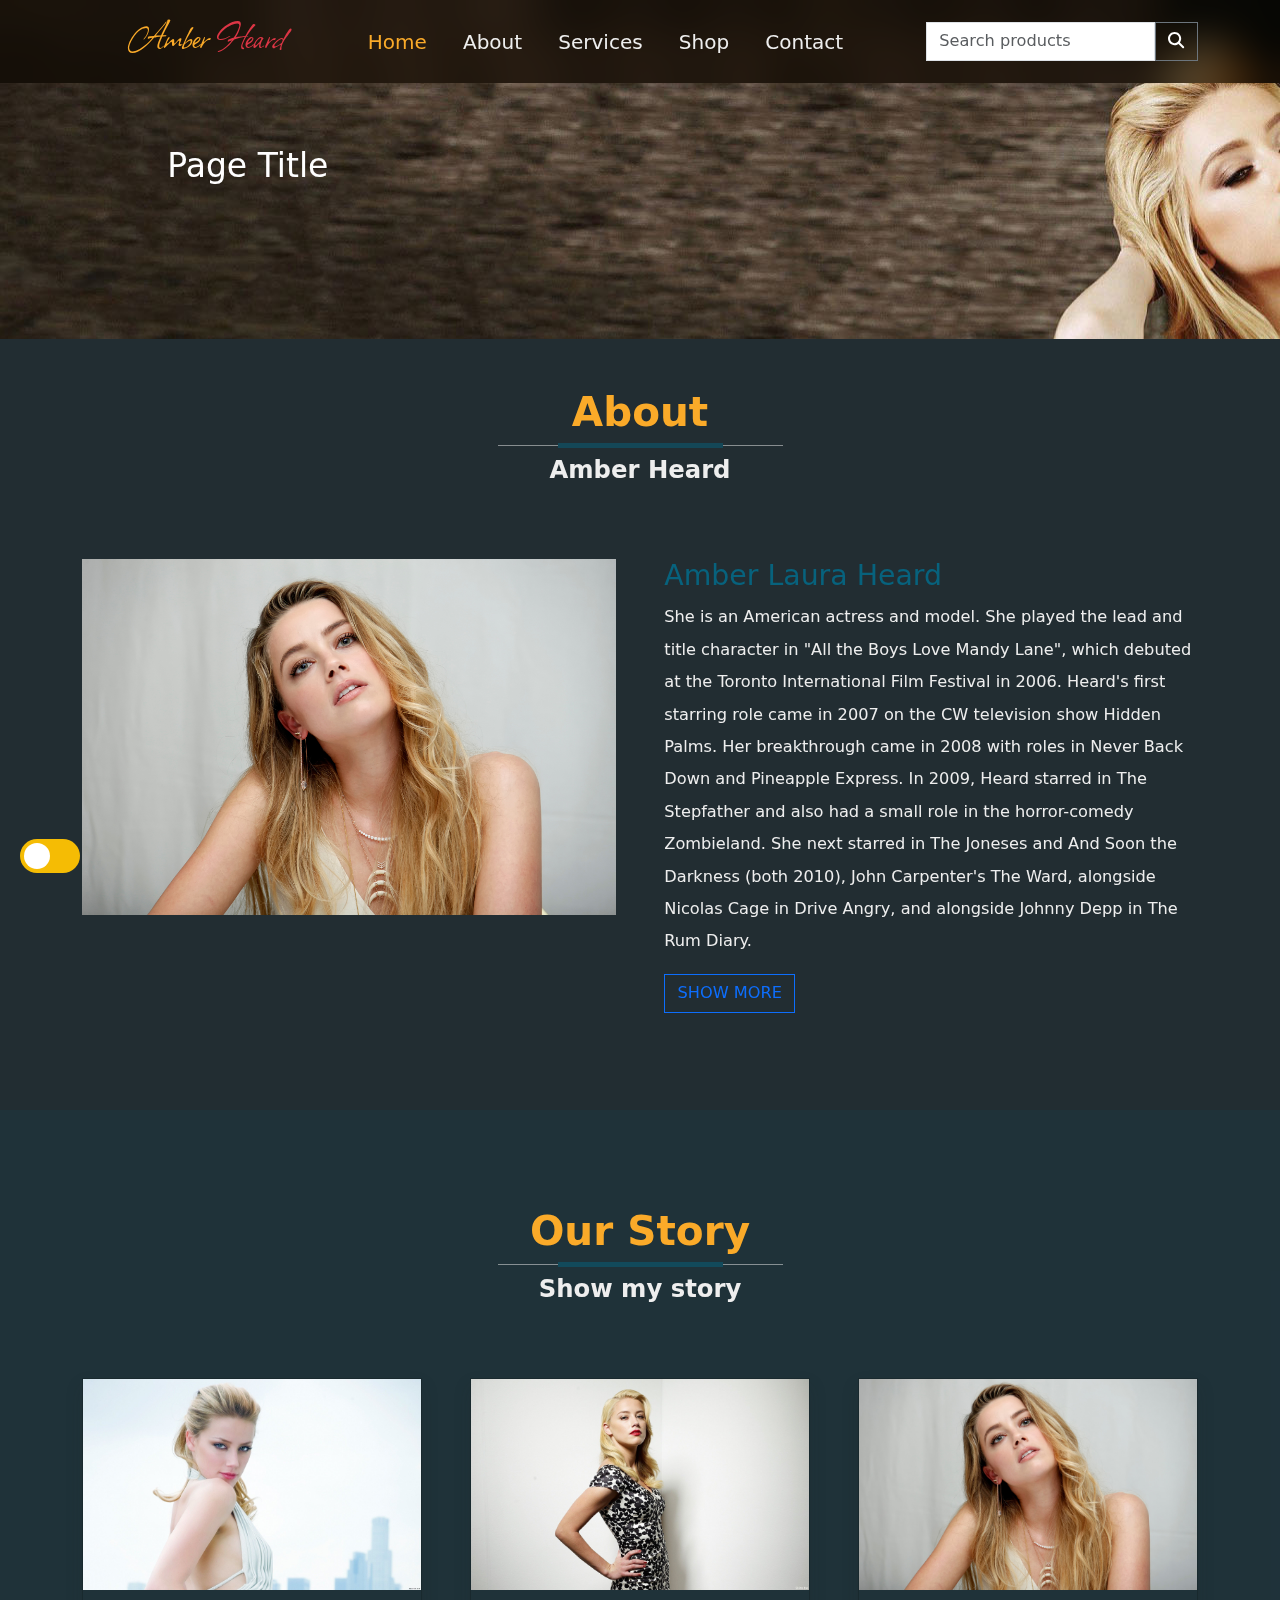
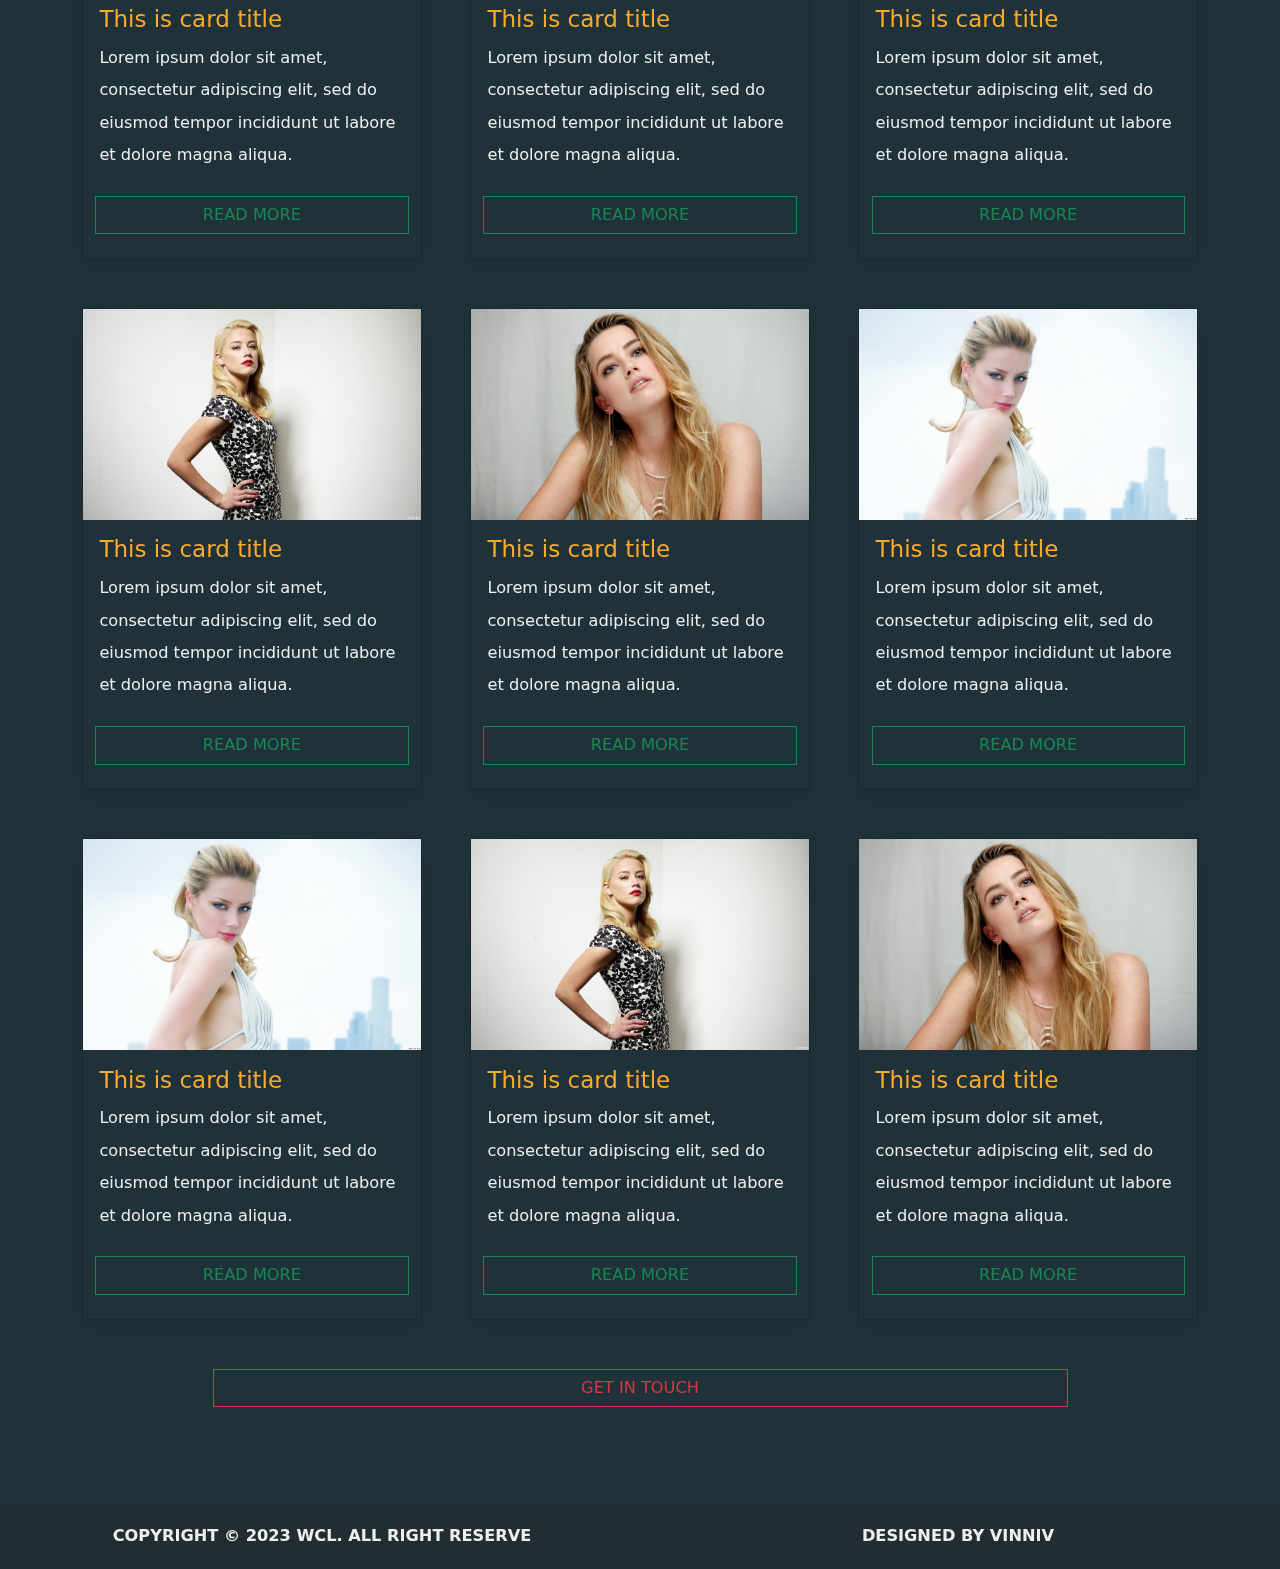
<file: html/about.html>
<!DOCTYPE html>
<html lang="en">

<head>
    <meta charset="UTF-8">
    <meta http-equiv="X-UA-Compatible" content="IE=edge">
    <meta name="viewport" content="width=device-width, initial-scale=1.0">
    <link rel="stylesheet" href="../css/bootstrap.min.css">
    <link rel="stylesheet" href="../css/style.css">
    <link rel="stylesheet" href="../css/toggle-mode.css">
    <link rel="stylesheet" href="../libs/font-awesome/css/all.min.css" class="rel">
    <link rel="stylesheet" href="../libs/animate/css/animate.min.css" class="rel">
    <title>Our CMS</title>
</head>

<body class="dark-mode">
    <div class="container-fluid p-0">
        <header>
            <div class="container-fluid v-bg-filter fixed-top">
                <div class="row">
                    <nav class="navbar navbar-expand-lg">
                        <div class="container">
                            <a id="logo" class="navbar-brand fw-bolder" href="./index.html">
                                <h1 class="v-color-link font-alison fs-1 px-5">Amber <span
                                        class="text-danger">Heard</span></h1>
                            </a>
                            <button class="navbar-toggler" type="button" data-bs-toggle="collapse"
                                data-bs-target="#navbarSupportedContent" aria-controls="navbarSupportedContent"
                                aria-expanded="false" aria-label="Toggle navigation">
                                <span class="navbar-toggler-icon"></span>
                            </button>
                            <div class="collapse navbar-collapse" id="navbarSupportedContent">
                                <ul class="navbar-nav me-auto mb-2 mb-lg-0">
                                    <li class="v-nav-item nav-item">
                                        <a class="v-nav-link nav-link v-active active" aria-current="page"
                                            href="./index.html">Home</a>
                                    </li>
                                    <li class="v-nav-item nav-item ">
                                        <a class="v-nav-link nav-link" href="./about.html">About</a>
                                    </li>
                                    <li class="v-nav-item nav-item ">
                                        <a class="v-nav-link nav-link" href="./services.html" role="button">
                                            Services
                                        </a>
                                    </li>
                                    <li class="v-nav-item nav-item ">
                                        <a class="v-nav-link nav-link" href="./shop.html" role="button">
                                            Shop
                                        </a>
                                    </li>
                                    <li class="v-nav-item nav-item">
                                        <a class="v-nav-link nav-link" href="./contact.html" role="button">
                                            Contact
                                        </a>
                                    </li>
                                </ul>
                                <form class="d-flex" role="search">
                                    <input class="form-control rounded-0" type="search" placeholder="Search products"
                                        aria-label="Search">
                                    <button class="btn btn-outline-secondary text-white rounded-0" type="submit"><i
                                            class="fa-solid fa-search"></i></button>
                                </form>
                            </div>
                        </div>
                    </nav>

                </div>
            </div>
        </header>
        <main>
            <div class="container-fluid p-0 h-50">
                <section id="page-title" class="p-5 page-title">
                    <div class="container">
                        <div class="row p-5">
                            <h1 class="p-5 text-white">Page Title</h1>
                        </div>
                    </div>
                </section>
                <section id="about" class="py-5" data-theme="light">
                    <div class="container">
                        <div class="row text-center justify-content-center">
                            <h2 class="v-color-link font-inter fs-1 fw-bolder">About</h2>
                            <div class="w-25 v-divider"><span></span></div>
                            <p class="font-inter fs-4 fw-bold">Amber Heard</p>
                        </div>
                        <div class="row g-5 py-5">
                            <div class="col-md-6 col-sm-12">
                                <img src="../images/796149.jpg" alt="" width="100%">
                            </div>
                            <div class="col-md-6 col-sm-12 ">
                                <h3 class="v-color-title fs-3 ">Amber Laura Heard</h3>
                                <p>
                                    She is an American actress and model.
                                    She played the lead and title character in "All the Boys Love Mandy Lane", which
                                    debuted at the Toronto International Film Festival in 2006.
                                    Heard's first starring role came in 2007 on the CW television show Hidden Palms.
                                    Her breakthrough came in 2008 with roles in Never Back Down and Pineapple Express.
                                    In 2009, Heard starred in The Stepfather and also had a small role in the
                                    horror-comedy Zombieland.
                                    She next starred in The Joneses and And Soon the Darkness (both 2010), John
                                    Carpenter's The Ward,
                                    alongside Nicolas Cage in Drive Angry, and alongside Johnny Depp in The Rum Diary.
                                </p>
                                <a href="#" class="btn btn-outline-primary rounded-0"> <span class="text-uppercase">Show
                                        more</span></a>
                            </div>
                        </div>
                    </div>
                </section>
                <section id="our-story" class="py-5 v-bg-highlight">
                    <div class="container">
                        <div class="row text-center justify-content-center py-5">
                            <h2 class="v-color-link font-inter fs-1 fw-bolder">Our Story</h2>
                            <div class="w-25 v-divider"><span></span></div>
                            <p class="font-inter fs-4 fw-bold">Show my story</p>
                        </div>
                        <div class="row">
                            <div class="container">
                                <div class="row g-5 justify-content-center">
                                    <!--Start Item-->
                                    <div class="col-sm-12 col-md-6 col-lg-4">
                                        <div class="card rounded-0 bg-transparent shadow">
                                            <img src="../images/s1.jpg" alt="" width="100%" height="auto" />
                                            <div class="card-body">
                                                <h3 class="v-color-link">This is card title</h3>
                                                <p class="card-text">Lorem ipsum dolor sit amet, consectetur
                                                    adipiscing elit, sed do eiusmod tempor incididunt ut labore et
                                                    dolore magna aliqua.
                                                </p>
                                                <div class="row p-2">
                                                    <a href="#" class="btn btn-outline-success rounded-0 w-100 ">
                                                        <span class="text-uppercase">Read more</span>
                                                    </a>
                                                </div>
                                            </div>
                                        </div>
                                    </div>
                                    <!--End Item-->
                                    <!--Start Item-->
                                    <div class="col-sm-12 col-md-6 col-lg-4">
                                        <div class="card rounded-0 bg-transparent shadow">
                                            <img src="../images/s2.jpg" alt="" width="100%" height="auto" />
                                            <div class="card-body">
                                                <h3 class="v-color-link">This is card title</h3>
                                                <p class="card-text">Lorem ipsum dolor sit amet, consectetur
                                                    adipiscing elit, sed do eiusmod tempor incididunt ut labore et
                                                    dolore magna
                                                    aliqua.
                                                </p>
                                                <div class="row p-2">
                                                    <a href="#" class="btn btn-outline-success rounded-0 w-100 ">
                                                        <span class="text-uppercase">Read more</span>
                                                    </a>
                                                </div>
                                            </div>
                                        </div>
                                    </div>
                                    <!--End Item-->
                                    <!--Start Item-->
                                    <div class="col-sm-12 col-md-6 col-lg-4">
                                        <div class="card rounded-0 bg-transparent shadow">
                                            <img src="../images/s3.jpg" alt="" width="100%" height="auto" />
                                            <div class="card-body">
                                                <h3 class="v-color-link">This is card title</h3>
                                                <p class="card-text">Lorem ipsum dolor sit amet, consectetur
                                                    adipiscing elit, sed do eiusmod tempor incididunt ut labore et
                                                    dolore magna
                                                    aliqua.
                                                </p>
                                                <div class="row p-2">
                                                    <a href="#" class="btn btn-outline-success rounded-0 w-100 ">
                                                        <span class="text-uppercase">Read more</span>
                                                    </a>
                                                </div>
                                            </div>
                                        </div>
                                    </div>
                                    <!--End Item-->
                                    <!--Start Item-->
                                    <div class="col-sm-12 col-md-6 col-lg-4">
                                        <div class="card rounded-0 bg-transparent shadow">
                                            <img src="../images/s2.jpg" alt="" width="100%" height="auto" />
                                            <div class="card-body">
                                                <h3 class="v-color-link">This is card title</h3>
                                                <p class="card-text">Lorem ipsum dolor sit amet, consectetur
                                                    adipiscing elit, sed do eiusmod tempor incididunt ut labore et
                                                    dolore magna
                                                    aliqua.
                                                </p>
                                                <div class="row p-2">
                                                    <a href="#" class="btn btn-outline-success rounded-0 w-100 ">
                                                        <span class="text-uppercase">Read more</span>
                                                    </a>
                                                </div>
                                            </div>
                                        </div>
                                    </div>
                                    <!--End Item-->
                                    <!--Start Item-->
                                    <div class="col-sm-12 col-md-6 col-lg-4">
                                        <div class="card rounded-0 bg-transparent shadow">
                                            <img src="../images/s3.jpg" alt="" width="100%" height="auto" />
                                            <div class="card-body">
                                                <h3 class="v-color-link">This is card title</h3>
                                                <p class="card-text">Lorem ipsum dolor sit amet, consectetur
                                                    adipiscing elit, sed do eiusmod tempor incididunt ut labore et
                                                    dolore magna
                                                    aliqua.
                                                </p>
                                                <div class="row p-2">
                                                    <a href="#" class="btn btn-outline-success rounded-0 w-100 ">
                                                        <span class="text-uppercase">Read more</span>
                                                    </a>
                                                </div>
                                            </div>
                                        </div>
                                    </div>
                                    <!--End Item-->
                                    <!--Start Item-->
                                    <div class="col-sm-12 col-md-6 col-lg-4">
                                        <div class="card rounded-0 bg-transparent shadow">
                                            <img src="../images/s1.jpg" alt="" width="100%" height="auto" />
                                            <div class="card-body">
                                                <h3 class="v-color-link">This is card title</h3>
                                                <p class="card-text">Lorem ipsum dolor sit amet, consectetur
                                                    adipiscing elit, sed do eiusmod tempor incididunt ut labore et
                                                    dolore magna
                                                    aliqua.
                                                </p>
                                                <div class="row p-2">
                                                    <a href="#" class="btn btn-outline-success rounded-0 w-100 ">
                                                        <span class="text-uppercase">Read more</span>
                                                    </a>
                                                </div>
                                            </div>
                                        </div>
                                    </div>
                                    <!--End Item-->
                                    <!--Start Item-->
                                    <div class="col-sm-12 col-md-6 col-lg-4">
                                        <div class="card rounded-0 bg-transparent shadow">
                                            <img src="../images/s1.jpg" alt="" width="100%" height="auto" />
                                            <div class="card-body">
                                                <h3 class="v-color-link">This is card title</h3>
                                                <p class="card-text">Lorem ipsum dolor sit amet, consectetur
                                                    adipiscing elit, sed do eiusmod tempor incididunt ut labore et
                                                    dolore magna
                                                    aliqua.
                                                </p>
                                                <div class="row p-2">
                                                    <a href="#" class="btn btn-outline-success rounded-0 w-100 ">
                                                        <span class="text-uppercase">Read more</span>
                                                    </a>
                                                </div>
                                            </div>
                                        </div>
                                    </div>
                                    <!--End Item-->
                                    <!--Start Item-->
                                    <div class="col-sm-12 col-md-6 col-lg-4">
                                        <div class="card rounded-0 bg-transparent shadow">
                                            <img src="../images/s2.jpg" alt="" width="100%" height="auto" />
                                            <div class="card-body">
                                                <h3 class="v-color-link">This is card title</h3>
                                                <p class="card-text">Lorem ipsum dolor sit amet, consectetur
                                                    adipiscing elit, sed do eiusmod tempor incididunt ut labore et
                                                    dolore magna
                                                    aliqua.
                                                </p>
                                                <div class="row p-2">
                                                    <a href="#" class="btn btn-outline-success rounded-0 w-100 ">
                                                        <span class="text-uppercase">Read more</span>
                                                    </a>
                                                </div>
                                            </div>
                                        </div>
                                    </div>
                                    <!--End Item-->
                                    <!--Start Item-->
                                    <div class="col-sm-12 col-md-6 col-lg-4">
                                        <div class="card rounded-0 bg-transparent shadow">
                                            <img src="../images/s3.jpg" alt="" width="100%" height="auto" />
                                            <div class="card-body">
                                                <h3 class="v-color-link">This is card title</h3>
                                                <p class="card-text">Lorem ipsum dolor sit amet, consectetur
                                                    adipiscing elit, sed do eiusmod tempor incididunt ut labore et
                                                    dolore magna
                                                    aliqua.
                                                </p>
                                                <div class="row p-2">
                                                    <a href="#" class="btn btn-outline-success rounded-0 w-100 ">
                                                        <span class="text-uppercase">Read more</span>
                                                    </a>
                                                </div>
                                            </div>
                                        </div>
                                    </div>
                                    <!--End Item-->
                                </div>
                                <div class="row py-5 justify-content-center">
                                    <a href="./contact.html" class="btn btn-outline-danger w-75 rounded-0"><span
                                            class="text-uppercase">Get in touch</span></a>
                                </div>
                            </div>
                        </div>
                    </div>
                </section>

            </div>
        </main>
        <footer>
            <div class="container-fluid">
                <div class="row g-3">
                    <div class="col-md-6 col-sm-12">
                        <p class="text-center text-uppercase fw-bold p-3 m-0">Copyright &#169; 2023 WCL. All right
                            Reserve</p>
                    </div>
                    <div class="col-md-6 col-sm-12">
                        <p class="text-center text-uppercase fw-bold p-3 m-0">Designed by vinniv</p>
                    </div>
                </div>
            </div>
        </footer>
        <div class="theme-switch-wrapper">
            <label class="theme-switch" for="checkbox">
                <input type="checkbox" id="checkbox" class="form-check-input sw-mode-btn" type="checkbox" role="switch"
                    id="flexSwitchMode">
                <div class="slider round"></div>
            </label>
        </div>
    </div>
    <script>
        // Example starter JavaScript for disabling form submissions if there are invalid fields
        (function () {
            'use strict';
            window.addEventListener('load', function () {
                // Fetch all the forms we want to apply custom Bootstrap validation styles to
                var forms = document.getElementsByClassName('needs-validation');
                // Loop over them and prevent submission
                var validation = Array.prototype.filter.call(forms, function (form) {
                    form.addEventListener('submit', function (event) {
                        if (form.checkValidity() === false) {
                            event.preventDefault();
                            event.stopPropagation();
                        }
                        form.classList.add('was-validated');
                    }, false);
                });
            }, false);
        })();
    </script>
    <script src="../js/bootstrap.bundle.min.js"></script>
    <script src="../libs/font-awesome/js/all.min.js"></script>
    <script src="../js/toggle-mode.js"></script>
    <script src="../js/main.js"></script>
</body>

</html>
</file>
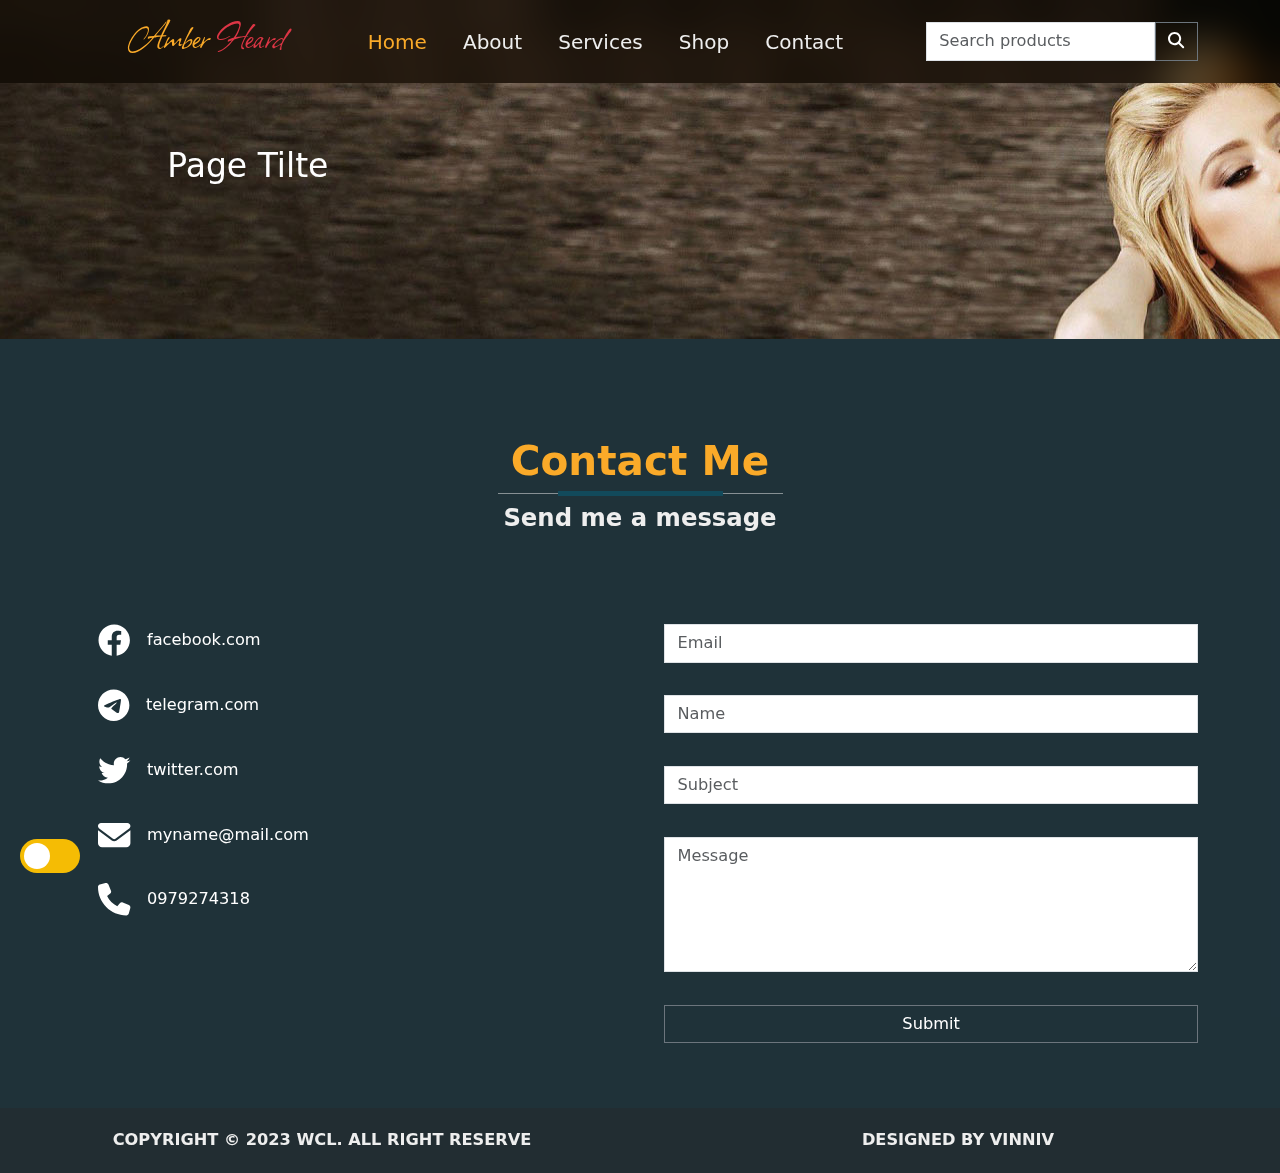
<file: html/contact.html>
<!DOCTYPE html>
<html lang="en">

<head>
    <meta charset="UTF-8">
    <meta http-equiv="X-UA-Compatible" content="IE=edge">
    <meta name="viewport" content="width=device-width, initial-scale=1.0">
    <link rel="stylesheet" href="../css/bootstrap.min.css">
    <link rel="stylesheet" href="../css/style.css">
    <link rel="stylesheet" href="../css/toggle-mode.css">
    <link rel="stylesheet" href="../libs/font-awesome/css/all.min.css" class="rel">
    <link rel="stylesheet" href="../libs/animate/css/animate.min.css" class="rel">
    <title>Our CMS</title>
</head>

<body class="dark-mode">
    <div class="container-fluid p-0">
        <header>
            <div class="container-fluid v-bg-filter fixed-top">
                <div class="row">
                    <nav class="navbar navbar-expand-lg">
                        <div class="container">
                            <a id="logo" class="navbar-brand fw-bolder" href="./index.html">
                                <h1 class="v-color-link font-alison fs-1 px-5">Amber <span
                                        class="text-danger">Heard</span></h1>
                            </a>
                            <button class="navbar-toggler" type="button" data-bs-toggle="collapse"
                                data-bs-target="#navbarSupportedContent" aria-controls="navbarSupportedContent"
                                aria-expanded="false" aria-label="Toggle navigation">
                                <span class="navbar-toggler-icon"></span>
                            </button>
                            <div class="collapse navbar-collapse" id="navbarSupportedContent">
                                <ul class="navbar-nav me-auto mb-2 mb-lg-0">
                                    <li class="v-nav-item nav-item">
                                        <a class="v-nav-link nav-link v-active active" aria-current="page"
                                            href="./index.html">Home</a>
                                    </li>
                                    <li class="v-nav-item nav-item ">
                                        <a class="v-nav-link nav-link" href="./about.html">About</a>
                                    </li>
                                    <li class="v-nav-item nav-item ">
                                        <a class="v-nav-link nav-link" href="./services.html" role="button">
                                            Services
                                        </a>
                                    </li>
                                    <li class="v-nav-item nav-item ">
                                        <a class="v-nav-link nav-link" href="./shop.html" role="button">
                                            Shop
                                        </a>
                                    </li>
                                    <li class="v-nav-item nav-item">
                                        <a class="v-nav-link nav-link" href="./contact.html" role="button">
                                            Contact
                                        </a>
                                    </li>
                                </ul>
                                <form class="d-flex" role="search">
                                    <input class="form-control rounded-0" type="search" placeholder="Search products"
                                        aria-label="Search">
                                    <button class="btn btn-outline-secondary text-white rounded-0" type="submit"><i
                                            class="fa-solid fa-search"></i></button>
                                </form>
                            </div>
                        </div>
                    </nav>

                </div>
            </div>
        </header>
        <main>
            <div class="container-fluid p-0 h-50">
                <section id="page-title" class="p-5 page-title">
                    <div class="container">
                        <div class="row p-5">
                            <h1 class="p-5 text-white">Page Tilte</h1>
                        </div>
                    </div>
                </section>
                
                <section id="contact" class="py-5 v-bg-highlight">
                    <div class="container">
                        <div class="row text-center justify-content-center py-5">
                            <h2 class="v-color-link font-inter fs-1 fw-bolder">Contact Me</h2>
                            <div class="w-25 v-divider"><span></span></div>
                            <p class="font-inter fs-4 fw-bold">Send me a message</p>
                        </div>
                        <div class="row g-5">
                            <div class="col-md-6 col-sm-12">
                                
                                <ul class="list-group list-group-flush ">
                                    <li class="list-group-item bg-transparent p-3 d-flex align-items-center border-0">
                                        <i class="fa-brands fa-facebook fa-2x v-text-color"></i>
                                        <span class="px-3 v-text-color">facebook.com</span>
                                    </li>
                                    <li class="list-group-item bg-transparent p-3 d-flex align-items-center border-0"><i
                                            class="fa-brands fa-telegram fa-2x v-text-color"></i>
                                        <span class="px-3 v-text-color">telegram.com</span>
                                    </li>
                                    <li class="list-group-item bg-transparent p-3 d-flex align-items-center border-0"><i
                                            class="fa-brands fa-twitter fa-2x v-text-color"></i>
                                        <span class="px-3 v-text-color">twitter.com</span>
                                    </li>
                                    <li class="list-group-item bg-transparent p-3 d-flex align-items-center border-0"><i
                                            class="fa-solid fa-envelope fa-2x v-text-color"></i>
                                        <span class="px-3 v-text-color">myname@mail.com</span>
                                    </li>
                                    <li class="list-group-item bg-transparent p-3 d-flex align-items-center border-0"><i
                                            class="fa-solid fa-phone fa-2x v-text-color"></i>
                                        <span class="px-3 v-text-color">0979274318</span>
                                    </li>
                                </ul>
                            </div>
                            <div class="col-md-6 col-sm-12">
                                
                                <form action="#">
                                    <div class="form-group py-3">
                                        <input type="text" class="form-control rounded-0" name="email"
                                            placeholder="Email">
                                    </div>
                                    <div class="form-group py-3">
                                        <input type="text" class="form-control rounded-0" name="name"
                                            placeholder="Name">
                                    </div>
                                    <div class="form-group py-3">
                                        <input type="text" class="form-control rounded-0" name="email"
                                            placeholder="Subject">
                                    </div>
                                    <div class="form-group py-3">
                                        <textarea id="exampleFormControlTextarea1" rows="5"
                                            class="form-control rounded-0" name="message"
                                            placeholder="Message"></textarea>
                                    </div>
                                    <div class="form-group py-3">
                                        <input type="button"
                                            class="btn btn-outline-secondary rounded-0 w-100 v-text-color" name="email"
                                            value="Submit">
                                    </div>
                                </form>
                            </div>
                        </div>
                    </div>
                </section>
            </div>
        </main>
        <footer>
            <div class="container-fluid">
                <div class="row g-3">
                    <div class="col-md-6 col-sm-12">
                        <p class="text-center text-uppercase fw-bold p-3 m-0">Copyright &#169; 2023 WCL. All right
                            Reserve</p>
                    </div>
                    <div class="col-md-6 col-sm-12">
                        <p class="text-center text-uppercase fw-bold p-3 m-0">Designed by vinniv</p>
                    </div>
                </div>
            </div>
        </footer>
        <div class="theme-switch-wrapper">
            <label class="theme-switch" for="checkbox">
                <input type="checkbox" id="checkbox" class="form-check-input sw-mode-btn" type="checkbox" role="switch"
                    id="flexSwitchMode">
                <div class="slider round"></div>
            </label>
        </div>
    </div>
    <script>
        // Example starter JavaScript for disabling form submissions if there are invalid fields
        (function () {
            'use strict';
            window.addEventListener('load', function () {
                // Fetch all the forms we want to apply custom Bootstrap validation styles to
                var forms = document.getElementsByClassName('needs-validation');
                // Loop over them and prevent submission
                var validation = Array.prototype.filter.call(forms, function (form) {
                    form.addEventListener('submit', function (event) {
                        if (form.checkValidity() === false) {
                            event.preventDefault();
                            event.stopPropagation();
                        }
                        form.classList.add('was-validated');
                    }, false);
                });
            }, false);
        })();
    </script>
    <script src="../js/bootstrap.bundle.min.js"></script>
    <script src="../libs/font-awesome/js/all.min.js"></script>
    <script src="../js/toggle-mode.js"></script>
    <script src="../js/main.js"></script>
</body>

</html>
</file>
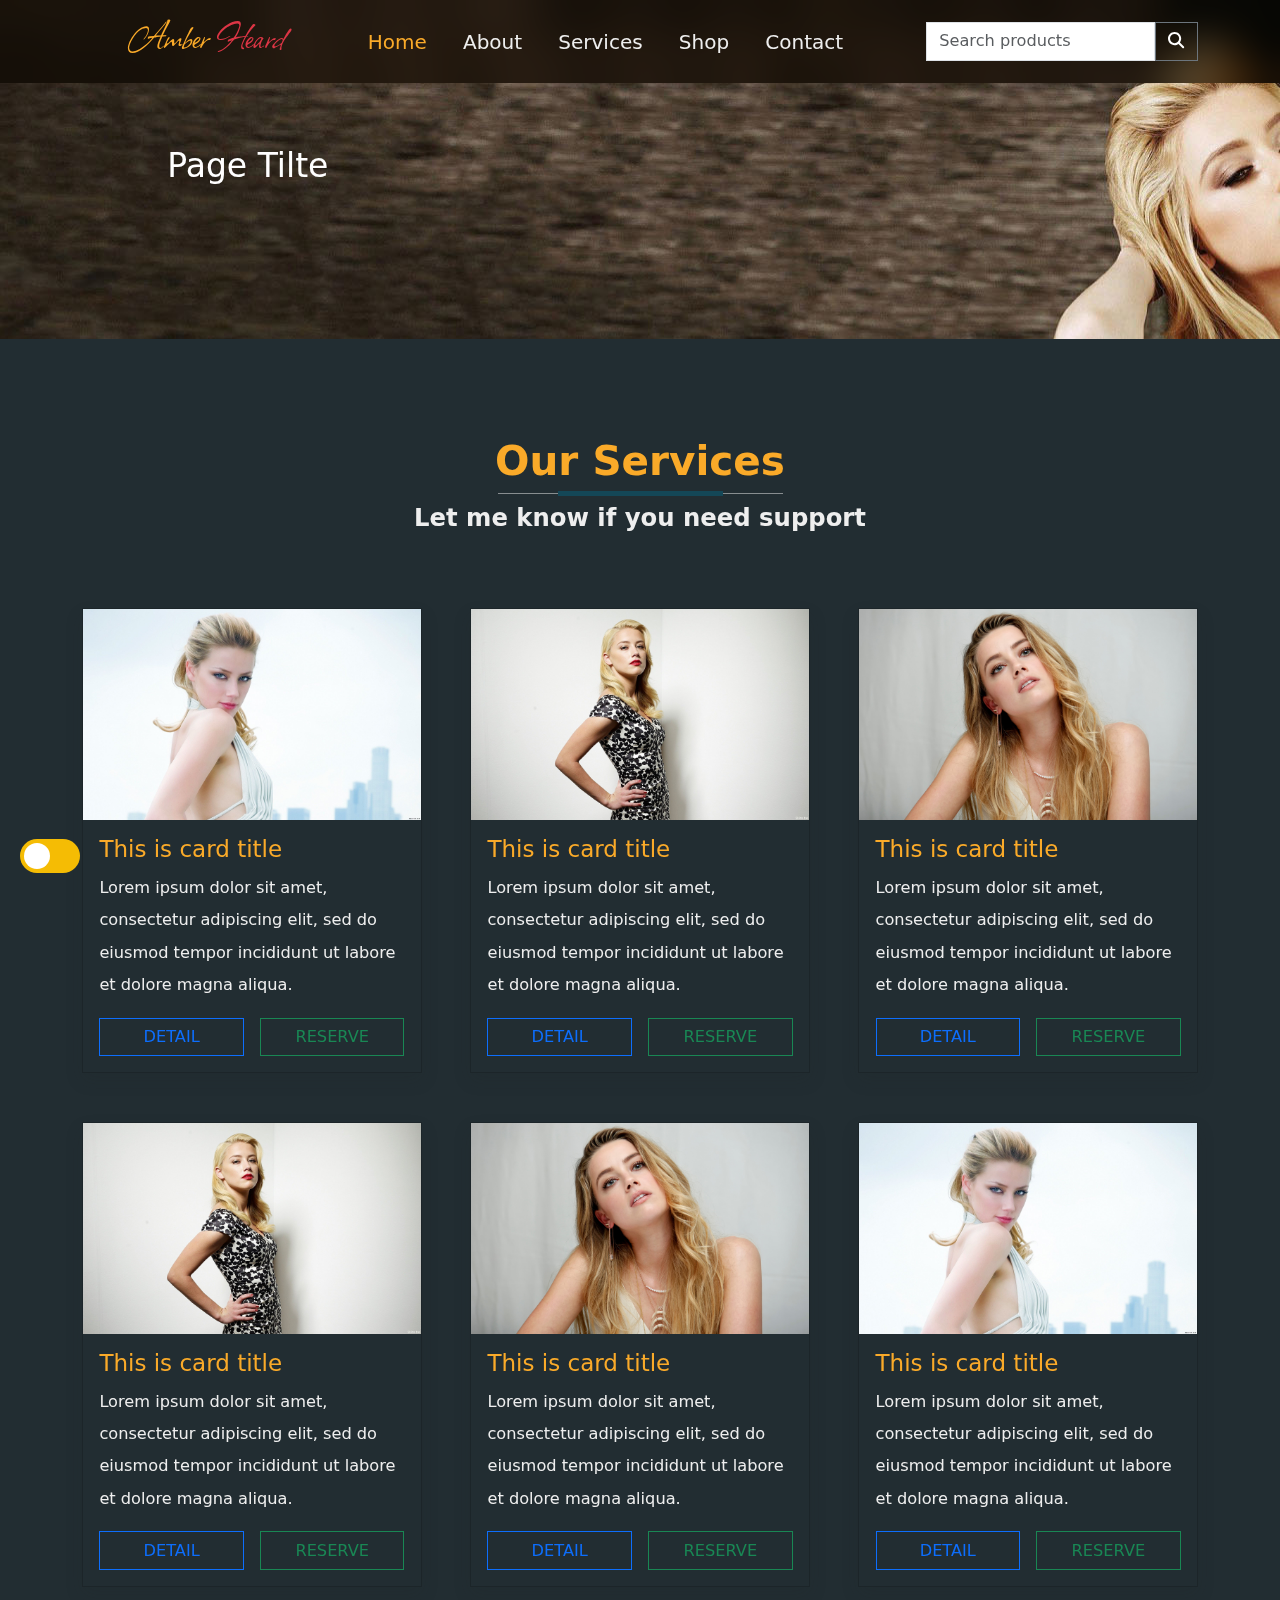
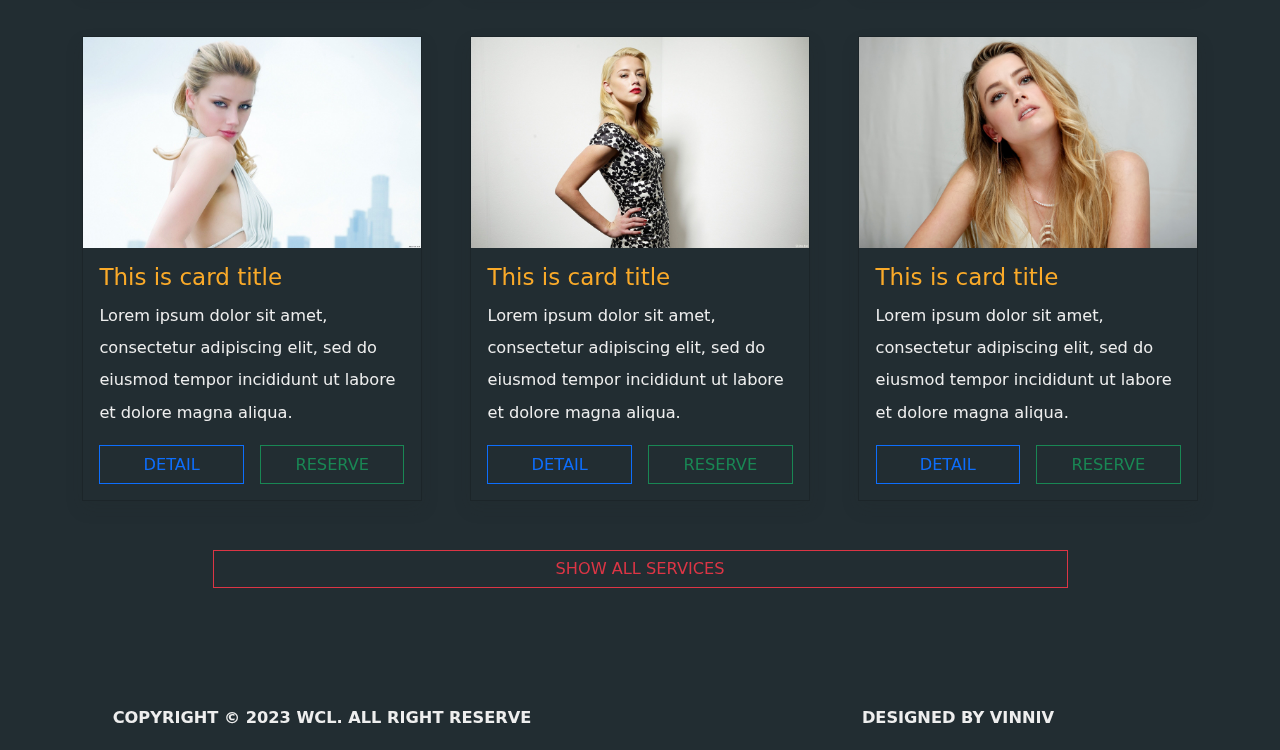
<file: html/services.html>
<!DOCTYPE html>
<html lang="en">

<head>
    <meta charset="UTF-8">
    <meta http-equiv="X-UA-Compatible" content="IE=edge">
    <meta name="viewport" content="width=device-width, initial-scale=1.0">
    <link rel="stylesheet" href="../css/bootstrap.min.css">
    <link rel="stylesheet" href="../css/style.css">
    <link rel="stylesheet" href="../css/toggle-mode.css">
    <link rel="stylesheet" href="../libs/font-awesome/css/all.min.css" class="rel">
    <link rel="stylesheet" href="../libs/animate/css/animate.min.css" class="rel">
    <title>Our CMS</title>
</head>

<body class="dark-mode">
    <div class="container-fluid p-0">
        <header>
            <div class="container-fluid v-bg-filter fixed-top">
                <div class="row">
                    <nav class="navbar navbar-expand-lg">
                        <div class="container">
                            <a id="logo" class="navbar-brand fw-bolder" href="./index.html">
                                <h1 class="v-color-link font-alison fs-1 px-5">Amber <span
                                        class="text-danger">Heard</span></h1>
                            </a>
                            <button class="navbar-toggler" type="button" data-bs-toggle="collapse"
                                data-bs-target="#navbarSupportedContent" aria-controls="navbarSupportedContent"
                                aria-expanded="false" aria-label="Toggle navigation">
                                <span class="navbar-toggler-icon"></span>
                            </button>
                            <div class="collapse navbar-collapse" id="navbarSupportedContent">
                                <ul class="navbar-nav me-auto mb-2 mb-lg-0">
                                    <li class="v-nav-item nav-item">
                                        <a class="v-nav-link nav-link v-active active" aria-current="page"
                                            href="./index.html">Home</a>
                                    </li>
                                    <li class="v-nav-item nav-item ">
                                        <a class="v-nav-link nav-link" href="./about.html">About</a>
                                    </li>
                                    <li class="v-nav-item nav-item ">
                                        <a class="v-nav-link nav-link" href="./services.html" role="button">
                                            Services
                                        </a>
                                    </li>
                                    <li class="v-nav-item nav-item ">
                                        <a class="v-nav-link nav-link" href="./shop.html" role="button">
                                            Shop
                                        </a>
                                    </li>
                                    <li class="v-nav-item nav-item">
                                        <a class="v-nav-link nav-link" href="./contact.html" role="button">
                                            Contact
                                        </a>
                                    </li>
                                </ul>
                                <form class="d-flex" role="search">
                                    <input class="form-control rounded-0" type="search" placeholder="Search products" aria-label="Search">
                                    <button class="btn btn-outline-secondary text-white rounded-0" type="submit"><i class="fa-solid fa-search"></i></button>
                                  </form>
                            </div>
                        </div>
                    </nav>

                </div>
            </div>
        </header>
        <main>
            <div class="container-fluid p-0 h-50">
                <section id="page-title" class="p-5 page-title">
                    <div class="container">
                        <div class="row p-5">
                            <h1 class="p-5 text-white">Page Tilte</h1>
                        </div>
                    </div>
                </section>
                <section id="services" class="py-5">
                    <div class="container">
                        <div class="row text-center justify-content-center py-5">
                            <h2 class="v-color-link font-inter fs-1 fw-bolder">Our Services</h2>
                            <div class="w-25 v-divider"><span></span></div>
                            <p class="font-inter fs-4 fw-bold">Let me know if you need support</p>
                        </div>
                        <div class="row">
                            <div class="container">
                                <div class="row g-5 justify-content-center">
                                    <!--Start Item-->
                                    <div class="col-sm-12 col-md-6 col-lg-4">
                                        <div class="card rounded-0 bg-transparent shadow">
                                            <img src="../images/s1.jpg" alt="" width="100%" height="auto" />
                                            <div class="card-body">
                                                <h3 class="v-color-link">This is card title</h3>
                                                <p class="card-text">Lorem ipsum dolor sit amet, consectetur
                                                    adipiscing elit, sed do eiusmod tempor incididunt ut labore et
                                                    dolore magna aliqua.
                                                </p>
                                                <div class="row g-3">
                                                    <div class="col-sm-6">
                                                        <a href="#" class="btn btn-outline-primary rounded-0 w-100">
                                                            <span class="text-uppercase">Detail</span>
                                                        </a>
                                                    </div>
                                                    <div class="col-sm-6">
                                                        <a href="#" class="btn btn-outline-success rounded-0 w-100 ">
                                                            <span class="text-uppercase">Reserve</span>
                                                        </a>
                                                    </div>
                                                </div>
                                            </div>
                                        </div>
                                    </div>
                                    <!--End Item-->
                                    <!--Start Item-->
                                    <div class="col-sm-12 col-md-6 col-lg-4">
                                        <div class="card rounded-0 bg-transparent shadow">
                                            <img src="../images/s2.jpg" alt="" width="100%" height="auto" />
                                            <div class="card-body">
                                                <h3 class="v-color-link">This is card title</h3>
                                                <p class="card-text">Lorem ipsum dolor sit amet, consectetur
                                                    adipiscing elit, sed do eiusmod tempor incididunt ut labore et
                                                    dolore magna
                                                    aliqua.
                                                </p>
                                                <div class="row g-3">
                                                    <div class="col-sm-6">
                                                        <a href="#" class="btn btn-outline-primary rounded-0 w-100">
                                                            <span class="text-uppercase">Detail</span>
                                                        </a>
                                                    </div>
                                                    <div class="col-sm-6">
                                                        <a href="#" class="btn btn-outline-success rounded-0 w-100 ">
                                                            <span class="text-uppercase">Reserve</span>
                                                        </a>
                                                    </div>
                                                </div>
                                            </div>
                                        </div>
                                    </div>
                                    <!--End Item-->
                                    <!--Start Item-->
                                    <div class="col-sm-12 col-md-6 col-lg-4">
                                        <div class="card rounded-0 bg-transparent shadow">
                                            <img src="../images/s3.jpg" alt="" width="100%" height="auto" />
                                            <div class="card-body">
                                                <h3 class="v-color-link">This is card title</h3>
                                                <p class="card-text">Lorem ipsum dolor sit amet, consectetur
                                                    adipiscing elit, sed do eiusmod tempor incididunt ut labore et
                                                    dolore magna
                                                    aliqua.
                                                </p>
                                                <div class="row g-3">
                                                    <div class="col-sm-6">
                                                        <a href="#" class="btn btn-outline-primary rounded-0 w-100">
                                                            <span class="text-uppercase">Detail</span>
                                                        </a>
                                                    </div>
                                                    <div class="col-sm-6">
                                                        <a href="#" class="btn btn-outline-success rounded-0 w-100 ">
                                                            <span class="text-uppercase">Reserve</span>
                                                        </a>
                                                    </div>
                                                </div>
                                            </div>
                                        </div>
                                    </div>
                                    <!--End Item-->
                                    <!--Start Item-->
                                    <div class="col-sm-12 col-md-6 col-lg-4">
                                        <div class="card rounded-0 bg-transparent shadow">
                                            <img src="../images/s2.jpg" alt="" width="100%" height="auto" />
                                            <div class="card-body">
                                                <h3 class="v-color-link">This is card title</h3>
                                                <p class="card-text">Lorem ipsum dolor sit amet, consectetur
                                                    adipiscing elit, sed do eiusmod tempor incididunt ut labore et
                                                    dolore magna
                                                    aliqua.
                                                </p>
                                                <div class="row g-3">
                                                    <div class="col-sm-6">
                                                        <a href="#" class="btn btn-outline-primary rounded-0 w-100">
                                                            <span class="text-uppercase">Detail</span>
                                                        </a>
                                                    </div>
                                                    <div class="col-sm-6">
                                                        <a href="#" class="btn btn-outline-success rounded-0 w-100 ">
                                                            <span class="text-uppercase">Reserve</span>
                                                        </a>
                                                    </div>
                                                </div>
                                            </div>
                                        </div>
                                    </div>
                                    <!--End Item-->
                                    <!--Start Item-->
                                    <div class="col-sm-12 col-md-6 col-lg-4">
                                        <div class="card rounded-0 bg-transparent shadow">
                                            <img src="../images/s3.jpg" alt="" width="100%" height="auto" />
                                            <div class="card-body">
                                                <h3 class="v-color-link">This is card title</h3>
                                                <p class="card-text">Lorem ipsum dolor sit amet, consectetur
                                                    adipiscing elit, sed do eiusmod tempor incididunt ut labore et
                                                    dolore magna
                                                    aliqua.
                                                </p>
                                                <div class="row g-3">
                                                    <div class="col-sm-6">
                                                        <a href="#" class="btn btn-outline-primary rounded-0 w-100">
                                                            <span class="text-uppercase">Detail</span>
                                                        </a>
                                                    </div>
                                                    <div class="col-sm-6">
                                                        <a href="#" class="btn btn-outline-success rounded-0 w-100 ">
                                                            <span class="text-uppercase">Reserve</span>
                                                        </a>
                                                    </div>
                                                </div>
                                            </div>
                                        </div>
                                    </div>
                                    <!--End Item-->
                                    <!--Start Item-->
                                    <div class="col-sm-12 col-md-6 col-lg-4">
                                        <div class="card rounded-0 bg-transparent shadow">
                                            <img src="../images/s1.jpg" alt="" width="100%" height="auto" />
                                            <div class="card-body">
                                                <h3 class="v-color-link">This is card title</h3>
                                                <p class="card-text">Lorem ipsum dolor sit amet, consectetur
                                                    adipiscing elit, sed do eiusmod tempor incididunt ut labore et
                                                    dolore magna
                                                    aliqua.
                                                </p>
                                                <div class="row g-3">
                                                    <div class="col-sm-6">
                                                        <a href="#" class="btn btn-outline-primary rounded-0 w-100">
                                                            <span class="text-uppercase">Detail</span>
                                                        </a>
                                                    </div>
                                                    <div class="col-sm-6">
                                                        <a href="#" class="btn btn-outline-success rounded-0 w-100 ">
                                                            <span class="text-uppercase">Reserve</span>
                                                        </a>
                                                    </div>
                                                </div>
                                            </div>
                                        </div>
                                    </div>
                                    <!--End Item-->
                                    <!--Start Item-->
                                    <div class="col-sm-12 col-md-6 col-lg-4">
                                        <div class="card rounded-0 bg-transparent shadow">
                                            <img src="../images/s1.jpg" alt="" width="100%" height="auto" />
                                            <div class="card-body">
                                                <h3 class="v-color-link">This is card title</h3>
                                                <p class="card-text">Lorem ipsum dolor sit amet, consectetur
                                                    adipiscing elit, sed do eiusmod tempor incididunt ut labore et
                                                    dolore magna
                                                    aliqua.
                                                </p>
                                                <div class="row g-3">
                                                    <div class="col-sm-6">
                                                        <a href="#" class="btn btn-outline-primary rounded-0 w-100">
                                                            <span class="text-uppercase">Detail</span>
                                                        </a>
                                                    </div>
                                                    <div class="col-sm-6">
                                                        <a href="#" class="btn btn-outline-success rounded-0 w-100 ">
                                                            <span class="text-uppercase">Reserve</span>
                                                        </a>
                                                    </div>
                                                </div>
                                            </div>
                                        </div>
                                    </div>
                                    <!--End Item-->
                                    <!--Start Item-->
                                    <div class="col-sm-12 col-md-6 col-lg-4">
                                        <div class="card rounded-0 bg-transparent shadow">
                                            <img src="../images/s2.jpg" alt="" width="100%" height="auto" />
                                            <div class="card-body">
                                                <h3 class="v-color-link">This is card title</h3>
                                                <p class="card-text">Lorem ipsum dolor sit amet, consectetur
                                                    adipiscing elit, sed do eiusmod tempor incididunt ut labore et
                                                    dolore magna
                                                    aliqua.
                                                </p>
                                                <div class="row g-3">
                                                    <div class="col-sm-6">
                                                        <a href="#" class="btn btn-outline-primary rounded-0 w-100">
                                                            <span class="text-uppercase">Detail</span>
                                                        </a>
                                                    </div>
                                                    <div class="col-sm-6">
                                                        <a href="#" class="btn btn-outline-success rounded-0 w-100 ">
                                                            <span class="text-uppercase">Reserve</span>
                                                        </a>
                                                    </div>
                                                </div>
                                            </div>
                                        </div>
                                    </div>
                                    <!--End Item-->
                                    <!--Start Item-->
                                    <div class="col-sm-12 col-md-6 col-lg-4">
                                        <div class="card rounded-0 bg-transparent shadow">
                                            <img src="../images/s3.jpg" alt="" width="100%" height="auto" />
                                            <div class="card-body">
                                                <h3 class="v-color-link">This is card title</h3>
                                                <p class="card-text">Lorem ipsum dolor sit amet, consectetur
                                                    adipiscing elit, sed do eiusmod tempor incididunt ut labore et
                                                    dolore magna
                                                    aliqua.
                                                </p>
                                                <div class="row g-3">
                                                    <div class="col-sm-6">
                                                        <a href="#" class="btn btn-outline-primary rounded-0 w-100">
                                                            <span class="text-uppercase">Detail</span>
                                                        </a>
                                                    </div>
                                                    <div class="col-sm-6">
                                                        <a href="#" class="btn btn-outline-success rounded-0 w-100 ">
                                                            <span class="text-uppercase">Reserve</span>
                                                        </a>
                                                    </div>
                                                </div>
                                            </div>
                                        </div>
                                    </div>
                                    <!--End Item-->
                                </div>
                                <div class="row py-5 justify-content-center">
                                    <a href="./services.html" class="btn btn-outline-danger w-75 rounded-0"><span
                                            class="text-uppercase">Show all services</span></a>
                                </div>
                            </div>
                        </div>
                    </div>
                </section>
            </div>
        </main>
        <footer>
            <div class="container-fluid">
                <div class="row g-3">
                    <div class="col-md-6 col-sm-12">
                        <p class="text-center text-uppercase fw-bold p-3 m-0">Copyright &#169; 2023 WCL. All right
                            Reserve</p>
                    </div>
                    <div class="col-md-6 col-sm-12">
                        <p class="text-center text-uppercase fw-bold p-3 m-0">Designed by vinniv</p>
                    </div>
                </div>
            </div>
        </footer>
        <div class="theme-switch-wrapper">
            <label class="theme-switch" for="checkbox">
                <input type="checkbox" id="checkbox" class="form-check-input sw-mode-btn" type="checkbox" role="switch"
                    id="flexSwitchMode">
                <div class="slider round"></div>
            </label>
        </div>
    </div>
    <script>
        // Example starter JavaScript for disabling form submissions if there are invalid fields
        (function () {
            'use strict';
            window.addEventListener('load', function () {
                // Fetch all the forms we want to apply custom Bootstrap validation styles to
                var forms = document.getElementsByClassName('needs-validation');
                // Loop over them and prevent submission
                var validation = Array.prototype.filter.call(forms, function (form) {
                    form.addEventListener('submit', function (event) {
                        if (form.checkValidity() === false) {
                            event.preventDefault();
                            event.stopPropagation();
                        }
                        form.classList.add('was-validated');
                    }, false);
                });
            }, false);
        })();
    </script>
    <script src="../js/bootstrap.bundle.min.js"></script>
    <script src="../libs/font-awesome/js/all.min.js"></script>
    <script src="../js/toggle-mode.js"></script>
    <script src="../js/main.js"></script>
</body>

</html>
</file>
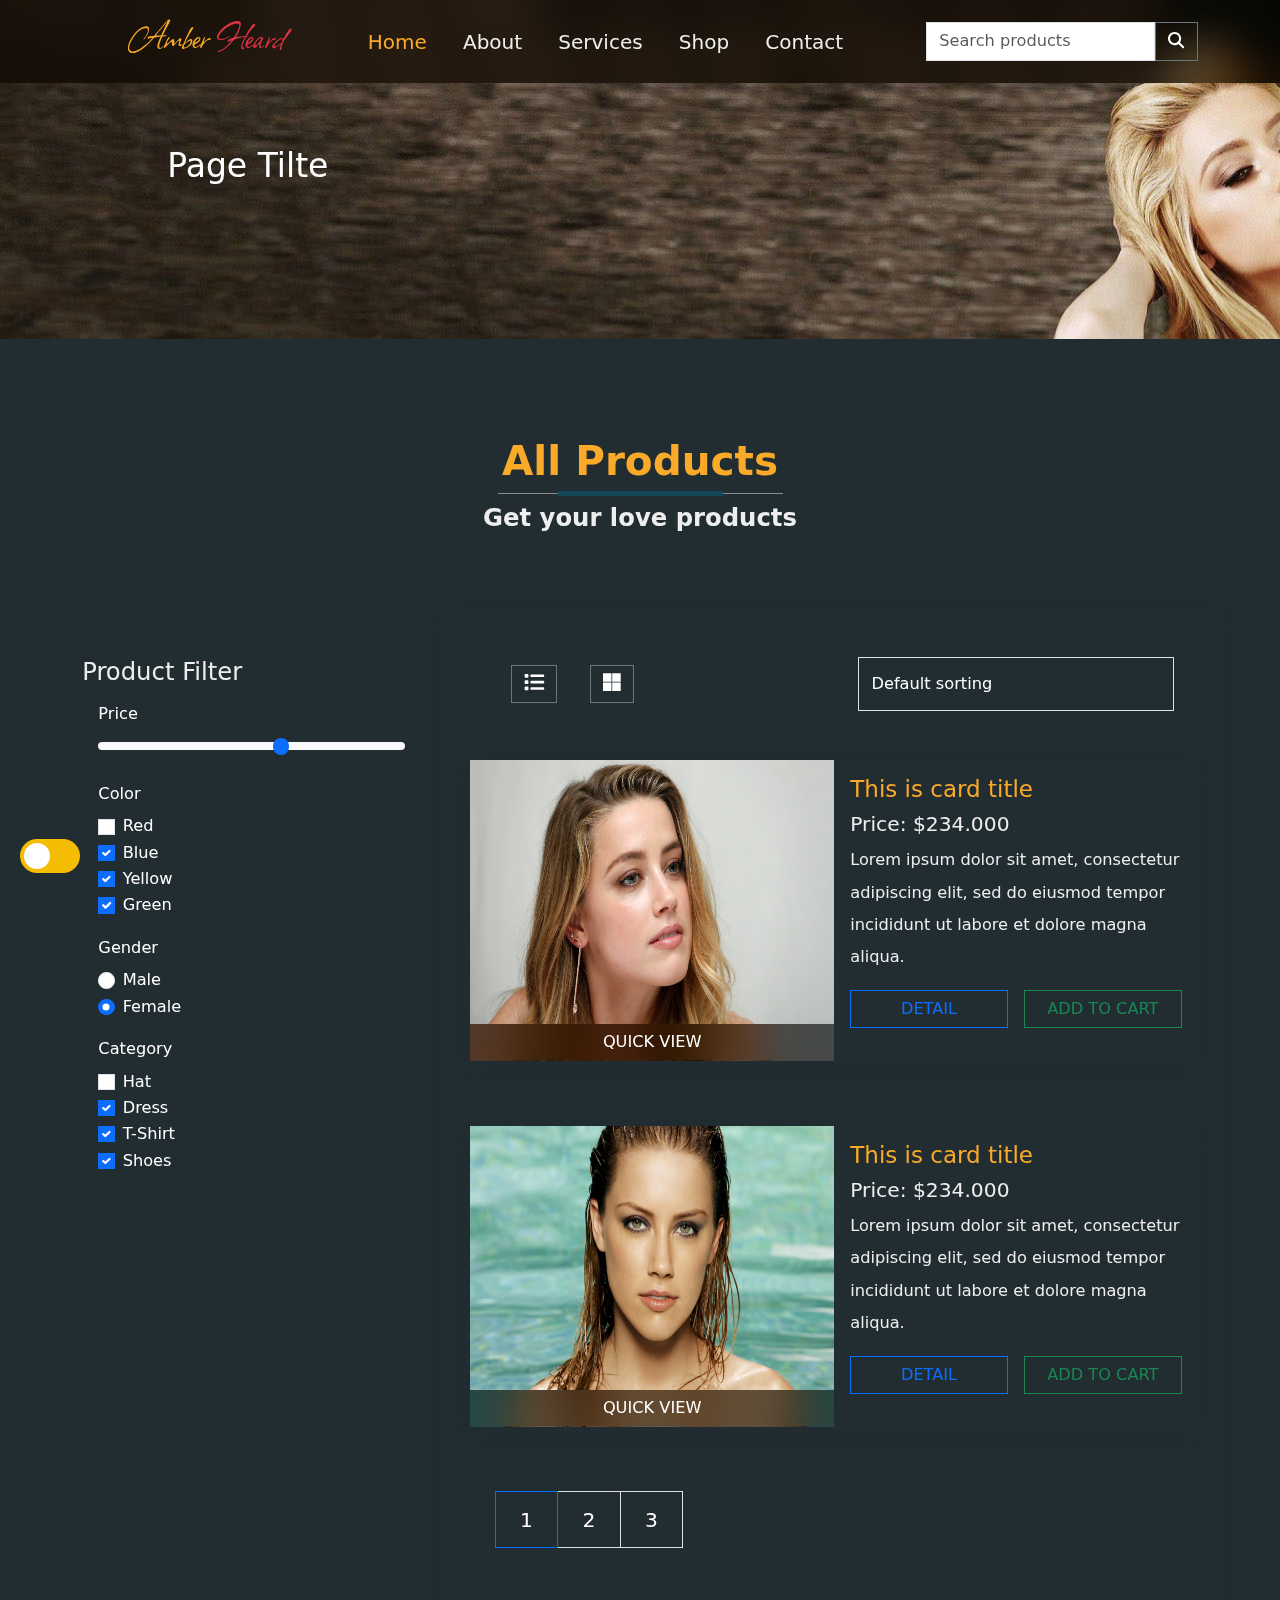
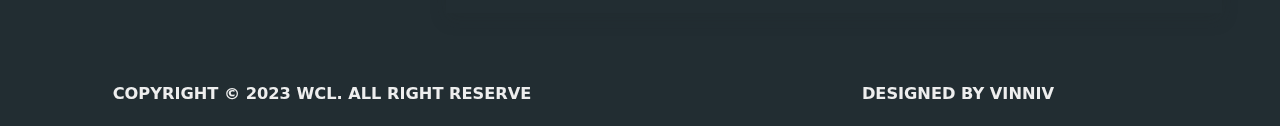
<file: html/shop-list.html>
<!DOCTYPE html>
<html lang="en">

<head>
    <meta charset="UTF-8">
    <meta http-equiv="X-UA-Compatible" content="IE=edge">
    <meta name="viewport" content="width=device-width, initial-scale=1.0">
    <link rel="stylesheet" href="../css/bootstrap.min.css">
    <link rel="stylesheet" href="../css/style.css">
    <link rel="stylesheet" href="../css/toggle-mode.css">
    <link rel="stylesheet" href="../libs/font-awesome/css/all.min.css" class="rel">
    <link rel="stylesheet" href="../libs/animate/css/animate.min.css" class="rel">
    <title>Our CMS</title>
</head>

<body class="dark-mode">
    <div class="container-fluid p-0">
        <header>
            <div class="container-fluid v-bg-filter fixed-top">
                <div class="row">
                    <nav class="navbar navbar-expand-lg">
                        <div class="container">
                            <a id="logo" class="navbar-brand fw-bolder" href="./index.html">
                                <h1 class="v-color-link font-alison fs-1 px-5">Amber <span
                                        class="text-danger">Heard</span></h1>
                            </a>
                            <button class="navbar-toggler" type="button" data-bs-toggle="collapse"
                                data-bs-target="#navbarSupportedContent" aria-controls="navbarSupportedContent"
                                aria-expanded="false" aria-label="Toggle navigation">
                                <span class="navbar-toggler-icon"></span>
                            </button>
                            <div class="collapse navbar-collapse" id="navbarSupportedContent">
                                <ul class="navbar-nav me-auto mb-2 mb-lg-0">
                                    <li class="v-nav-item nav-item">
                                        <a class="v-nav-link nav-link v-active active" aria-current="page"
                                            href="./index.html">Home</a>
                                    </li>
                                    <li class="v-nav-item nav-item ">
                                        <a class="v-nav-link nav-link" href="./about.html">About</a>
                                    </li>
                                    <li class="v-nav-item nav-item ">
                                        <a class="v-nav-link nav-link" href="./services.html" role="button">
                                            Services
                                        </a>
                                    </li>
                                    <li class="v-nav-item nav-item ">
                                        <a class="v-nav-link nav-link" href="./shop.html" role="button">
                                            Shop
                                        </a>
                                    </li>
                                    <li class="v-nav-item nav-item">
                                        <a class="v-nav-link nav-link" href="./contact.html" role="button">
                                            Contact
                                        </a>
                                    </li>
                                </ul>
                                <form class="d-flex" role="search">
                                    <input class="form-control rounded-0" type="search" placeholder="Search products"
                                        aria-label="Search">
                                    <button class="btn btn-outline-secondary text-white rounded-0" type="submit"><i
                                            class="fa-solid fa-search"></i></button>
                                </form>
                            </div>
                        </div>
                    </nav>

                </div>
            </div>
        </header>
        <main>
            <div class="container-fluid p-0 h-50">
                <section id="page-title" class="p-5 page-title">
                    <div class="container">
                        <div class="row p-5">
                            <h1 class="p-5 text-white">Page Tilte</h1>
                        </div>
                    </div>
                </section>
                <section id="featured" class="py-5 v-bg-dark">
                    <div class="container">
                        <div class="row text-center justify-content-center py-5">
                            <h2 class="v-color-link font-inter fs-1 fw-bolder">All Products</h2>
                            <div class="w-25 v-divider"><span></span></div>
                            <p class="font-inter fs-4 fw-bold">Get your love products</p>
                        </div>
                        <div class="row g-5 ">
                            <div class="col-md-4 col-sm 12 py-5">
                                <h4 class="">Product Filter</h4>
                                <ul class="list-group list-group-flush">
                                    <li class="list-group-item bg-transparent border-0 py-2">
                                        <label for="customRange2" class="form-label v-text-color">Price</label>
                                        <input type="range" class="form-range" min="0" max="5" id="customRange2">
                                    </li>
                                    <li class="list-group-item bg-transparent v-text-color border-0 py-2">
                                        <label for="customRange2" class="form-label">Color</label>
                                        <div class="form-check">
                                            <input class="form-check-input rounded-0" type="checkbox" value=""
                                                id="flexCheckDefault">
                                            <label class="form-check-label" for="flexCheckDefault">
                                                Red
                                            </label>
                                        </div>
                                        <div class="form-check">
                                            <input class="form-check-input rounded-0" type="checkbox" value=""
                                                id="flexCheckChecked" checked>
                                            <label class="form-check-label" for="flexCheckChecked">
                                                Blue
                                            </label>
                                        </div>
                                        <div class="form-check">
                                            <input class="form-check-input rounded-0" type="checkbox" value=""
                                                id="flexCheckChecked" checked>
                                            <label class="form-check-label" for="flexCheckChecked">
                                                Yellow
                                            </label>
                                        </div>
                                        <div class="form-check">
                                            <input class="form-check-input rounded-0" type="checkbox" value=""
                                                id="flexCheckChecked" checked>
                                            <label class="form-check-label" for="flexCheckChecked">
                                                Green
                                            </label>
                                        </div>
                                    </li>
                                    <li class="list-group-item bg-transparent border-0 py-2">
                                        <label for="customRange2" class="form-label v-text-color">Gender</label>
                                        <div class="form-check">
                                            <input class="form-check-input" type="radio" name="flexRadioDefault"
                                                id="flexRadioDefault1">
                                            <label class="form-check-label v-text-color" for="flexRadioDefault1">
                                                Male
                                            </label>
                                        </div>
                                        <div class="form-check">
                                            <input class="form-check-input" type="radio" name="flexRadioDefault"
                                                id="flexRadioDefault2" checked>
                                            <label class="form-check-label v-text-color" for="flexRadioDefault2">
                                                Female
                                            </label>
                                        </div>
                                    </li>
                                    <li class="list-group-item bg-transparent border-0 py-2">
                                        <label for="customRange2" class="form-label v-text-color">Category</label>
                                        <div class="form-check">
                                            <input class="form-check-input rounded-0" type="checkbox" value=""
                                                id="flexCheckDefault">
                                            <label class="form-check-label v-text-color" for="flexCheckDefault">
                                                Hat
                                            </label>
                                        </div>
                                        <div class="form-check">
                                            <input class="form-check-input rounded-0" type="checkbox" value=""
                                                id="flexCheckChecked" checked>
                                            <label class="form-check-label v-text-color" for="flexCheckChecked">
                                                Dress
                                            </label>

                                        </div>
                                        <div class="form-check">
                                            <input class="form-check-input rounded-0" type="checkbox" value=""
                                                id="flexCheckChecked" checked>
                                            <label class="form-check-label v-text-color" for="flexCheckChecked">
                                                T-Shirt
                                            </label>

                                        </div>
                                        <div class="form-check">
                                            <input class="form-check-input rounded-0" type="checkbox" value=""
                                                id="flexCheckChecked" checked>
                                            <label class="form-check-label v-text-color" for="flexCheckChecked">
                                                Shoes
                                            </label>

                                        </div>
                                    </li>
                                </ul>
                            </div>
                            <div class="col-md-8 col-sm 12 shadow px-5">
                                <div class="row">
                                    <div class="container">
                                        <div class="row g-5 py-5">
                                            <div class="col-md-6 col-sm-12 text-uppercase">

                                                <ul class="list-group list-group-horizontal ">
                                                    <li class="list-group-item bg-transparent rounded-0 border-0 v-text-color">
                                                       <button id="listView" type="button" class="btn btn-outline-secondary rounded-0 v-text-color">
                                                        <i class="fa-solid fa-list fa-lg"></i></button> 
                                                    </li>
                                                    <li class="list-group-item bg-transparent rounded-0 border-0 ">
                                                        <button id="gridView" type="button" class="btn btn-outline-secondary rounded-0 v-text-color"> 
                                                            <i class="fa-brands fa-microsoft fa-lg"></i></button>
                                                        </li>
                                                  </ul> 
                                            </div>
                                            <div class="col-md-6 col-sm-12 justify-content-end d-flex">
                                                <select class="form-select rounded-0 v-bg-dark v-text-color"
                                                    aria-label="Default sort">
                                                    <option class="v-text-color " selected>Default sorting</option>
                                                    <option class="v-text-color " value="1">Sort by popularity</option>
                                                    <option class="v-text-color " value="2">Sort by averate rating
                                                    </option>
                                                    <option class="v-text-color " value="3">Sort by latest</option>
                                                    <option class="v-text-color " value="3">Sort by price: low to hight
                                                    </option>
                                                    <option class="v-text-color " value="3">Sort by price: hight to low
                                                    </option>
                                                </select>
                                            </div>
                                        </div>

                                        <div class="row g-5">
                                            <div class="card mb-3 rounded-0 bg-transparent p-0 shadow border-0" >
                                                <div class="row g-0 ">
                                                  <div class="col-md-6 col-sm-12 position-relative">
                                                    <img src="../images/p2.jpg" alt="" width="100%" height="100%"/>
                                                    <button type="button"
                                                            class="btn btn-outline-danger border-0 rounded-0 w-100 text-uppercase position-absolute bottom-0 start-0 v-bg-filter text-white"
                                                            data-bs-toggle="modal" data-bs-target="#quickViewContainer">
                                                            Quick View
                                                        </button>
                                                  </div>
                                                  <div class="col-md-6 col-sm-12">
                                                    <div class="card-body pt-0 px-0">
                                                        
                                                        <div class="p-3 card-content">
                                                            <h3 class="v-color-link">This is card title</h3>
                                                            <h3 class="card-text fs-5">Price: $234.000</h3>
                                                            <p class="card-text">Lorem ipsum dolor sit amet, consectetur
                                                                adipiscing elit, sed do eiusmod tempor incididunt ut
                                                                labore et
                                                                dolore magna
                                                                aliqua.
                                                            </p>
                                                            <div class="row g-3">
                                                                <div class="col-sm-6 ">
                                                                    <a href="#"
                                                                        class="btn btn-outline-primary rounded-0 w-100">
                                                                        <span class="text-uppercase">Detail</span>
                                                                    </a>
                                                                </div>
                                                                <div class="col-sm-6">
                                                                    <a href="#"
                                                                        class="btn btn-outline-success rounded-0 w-100 ">
                                                                        <span class="text-uppercase">Add to cart</span>
                                                                    </a>
                                                                </div>
                                                            </div>
                                                        </div>
                                                    </div>
                                                  </div>
                                                </div>
                                              </div>
                                              <div class="card mb-3 rounded-0 bg-transparent p-0 shadow border-0" >
                                                <div class="row g-0">
                                                  <div class="col-md-6 col-sm-12 position-relative">
                                                    <img src="../images/p1.jpg" alt="" width="100%" height="100%" />
                                                    <button type="button"
                                                            class="btn btn-outline-danger border-0 rounded-0 w-100 text-uppercase position-absolute bottom-0 start-0 v-bg-filter text-white"
                                                            data-bs-toggle="modal" data-bs-target="#quickViewContainer">
                                                            Quick View
                                                        </button>
                                                  </div>
                                                  <div class="col-md-6 col-sm-12">
                                                    <div class="card-body pt-0 px-0">
                                                        <div class="p-3 card-content">
                                                            <h3 class="v-color-link">This is card title</h3>
                                                            <h3 class="card-text fs-5">Price: $234.000</h3>
                                                            <p class="card-text">Lorem ipsum dolor sit amet, consectetur
                                                                adipiscing elit, sed do eiusmod tempor incididunt ut
                                                                labore et
                                                                dolore magna
                                                                aliqua.
                                                            </p>
                                                            <div class="row g-3">
                                                                <div class="col-sm-6">
                                                                    <a href="#"
                                                                        class="btn btn-outline-primary rounded-0 w-100">
                                                                        <span class="text-uppercase">Detail</span>
                                                                    </a>
                                                                </div>
                                                                <div class="col-sm-6">
                                                                    <a href="#"
                                                                        class="btn btn-outline-success rounded-0 w-100 ">
                                                                        <span class="text-uppercase">Add to cart</span>
                                                                    </a>
                                                                </div>
                                                            </div>
                                                        </div>
                                                    </div>
                                                  </div>
                                                </div>
                                              </div>
                                        </div>
                                        <!--End Featured Products List-->
                                        <div class="row py-5 justify-content-center">
                                            <nav aria-label="pagination ">
                                                <ul class="pagination pagination-lg ">
                                                    <li class="page-item active" aria-current="page">
                                                        <span
                                                            class="page-link rounded-0 bg-transparent btn btn-outline-secondary v-text-color">1</span>
                                                    </li>
                                                    <li class="page-item"><a
                                                            class="page-link rounded-0 bg-transparent btn btn-outline-secondary v-text-color"
                                                            href="#">2</a></li>
                                                    <li class="page-item "><a
                                                            class="page-link rounded-0 bg-transparent btn btn-outline-secondary v-text-color"
                                                            href="#">3</a></li>
                                                </ul>
                                            </nav>
                                        </div>
                                    </div>
                                </div>
                            </div>
                        </div>

                    </div>
                </section>
                <section id="quick-view-modal">
                    <div class="modal fade" id="quickViewContainer" tabindex="-1" aria-labelledby="quickViewContainer"
                        aria-hidden="true">
                        <div class="modal-dialog modal-xl modal-dialog-centered">
                            <div class="modal-content rounded-0 shadow">
                                <div class="modal-header rounded-0 bg-danger text-white border-0">
                                    <span class="modal-title fs-5" id="">Product Quick View</span>
                                    <button type="button" class="btn-close" data-bs-dismiss="modal"
                                        aria-label="Close"></button>
                                </div>
                                <div class="modal-body v-bg-dark v-text-color">
                                    <div class="row g-3">
                                        <div class="col-md-6 col-sm-12">
                                            <div id="productImages" class="carousel slide carousel-dark">
                                                <div class="carousel-indicators">
                                                    <button type="button" data-bs-target="#productImages"
                                                        data-bs-slide-to="0" class="active v-text-color"
                                                        aria-current="true" aria-label="Slide 1"></button>
                                                    <button type="button" data-bs-target="#productImages"
                                                        data-bs-slide-to="1" class="v-text-color"
                                                        aria-label="Slide 2"></button>
                                                    <button type="button" data-bs-target="#productImages"
                                                        data-bs-slide-to="2" class="v-text-color"
                                                        aria-label="Slide 3"></button>
                                                    <button type="button" data-bs-target="#productImages"
                                                        data-bs-slide-to="3" class="v-text-color"
                                                        aria-label="Slide 4"></button>
                                                </div>
                                                <div class="carousel-inner">
                                                    <div class="carousel-item active">
                                                        <img src="../images/p1.jpg" class="d-block w-100" alt="...">
                                                    </div>
                                                    <div class="carousel-item">
                                                        <img src="../images/p2.jpg" class="d-block w-100" alt="...">
                                                    </div>
                                                    <div class="carousel-item">
                                                        <img src="../images/p3.jpg" class="d-block w-100" alt="...">

                                                    </div>
                                                    <div class="carousel-item">
                                                        <img src="../images/p4.jpg" class="d-block w-100" alt="...">
                                                    </div>
                                                </div>
                                                <button class="carousel-control-prev" type="button"
                                                    data-bs-target="#productImages" data-bs-slide="prev">
                                                    <span class="carousel-control-prev-icon" aria-hidden="true"></span>
                                                    <span class="visually-hidden">Previous</span>
                                                </button>
                                                <button class="carousel-control-next" type="button"
                                                    data-bs-target="#productImages" data-bs-slide="next">
                                                    <span class="carousel-control-next-icon" aria-hidden="true"></span>
                                                    <span class="visually-hidden">Next</span>
                                                </button>
                                            </div>
                                        </div>
                                        <div class="col-md-6 col-sm-12">
                                            <div class="row">
                                                <h4 class="modal-title fs-5" id="">Product Name</h4>
                                                <h4 class="modal-title fs-5" id="">Price: $230.000</h4>
                                                <p class="card-text">Lorem ipsum dolor sit amet, consectetur
                                                    adipiscing elit, sed do eiusmod tempor incididunt ut labore et
                                                    dolore magna
                                                    aliqua.
                                                    Lorem ipsum dolor sit amet, consectetur
                                                    adipiscing elit, sed do eiusmod tempor incididunt ut labore et
                                                    dolore magna
                                                    aliqua.
                                                </p>
                                            </div>

                                            <div class="row g-3 py-3">
                                                <div class="col-sm-6">
                                                    <input class="form-control rounded-0" type="number" name="quantity"
                                                        id="productQuantity">
                                                </div>
                                                <div class="col-sm-6">
                                                    <a href="#" class="btn btn-outline-success rounded-0"> Add to
                                                        cart</a>
                                                </div>
                                            </div>
                                            <div class="row">
                                                <h4 class="modal-title fs-6 py-1">Category:</h4>
                                            </div>
                                            <div class="row px-3">
                                                <ul class="list-group list-group-horizontal">
                                                    <li class="list-group-item fs-6 d-flex bg-transparent border-0">
                                                        <a href=""
                                                            class="v-color-link btn btn-outline-secondary rounded-0 ">Dress</a>
                                                    </li>
                                                    <li class="list-group-item fs-6 d-flex bg-transparent border-0 ">
                                                        <a href=""
                                                            class="v-color-link btn btn-outline-secondary rounded-0">Red</a>
                                                    </li>
                                                    <li class="list-group-item fs-6 d-flex bg-transparent border-0">
                                                        <a href=""
                                                            class="v-color-link btn btn-outline-secondary rounded-0 ">Blue</a>
                                                    </li>
                                                </ul>
                                            </div>
                                        </div>
                                    </div>
                                </div>
                                <div class="modal-footer rounded-0 border-0 v-bg-dark v-text-color">
                                    <button type="button" class="btn btn-outline-secondary rounded-0"
                                        data-bs-dismiss="modal">Close</button>
                                    <a href="#" class="btn btn-outline-primary rounded-0">View Product
                                        Detail</a>
                                </div>
                            </div>
                        </div>
                    </div>
                </section>
            </div>
        </main>
        <footer>
            <div class="container-fluid">
                <div class="row g-3">
                    <div class="col-md-6 col-sm-12">
                        <p class="text-center text-uppercase fw-bold p-3 m-0">Copyright &#169; 2023 WCL. All right
                            Reserve</p>
                    </div>
                    <div class="col-md-6 col-sm-12">
                        <p class="text-center text-uppercase fw-bold p-3 m-0">Designed by vinniv</p>
                    </div>
                </div>
            </div>
        </footer>
        <div class="theme-switch-wrapper">
            <label class="theme-switch" for="checkbox">
                <input type="checkbox" id="checkbox" class="form-check-input sw-mode-btn" type="checkbox" role="switch"
                    id="flexSwitchMode">
                <div class="slider round"></div>
            </label>
        </div>
    </div>
    <script>
        // Example starter JavaScript for disabling form submissions if there are invalid fields
        (function () {
            'use strict';
            window.addEventListener('load', function () {
                // Fetch all the forms we want to apply custom Bootstrap validation styles to
                var forms = document.getElementsByClassName('needs-validation');
                // Loop over them and prevent submission
                var validation = Array.prototype.filter.call(forms, function (form) {
                    form.addEventListener('submit', function (event) {
                        if (form.checkValidity() === false) {
                            event.preventDefault();
                            event.stopPropagation();
                        }
                        form.classList.add('was-validated');
                    }, false);
                });
            }, false);
        })();
    </script>
    <script src="../js/bootstrap.bundle.min.js"></script>
    <script src="../libs/font-awesome/js/all.min.js"></script>
    <script src="../js/toggle-mode.js"></script>
    <script src="../js/main.js"></script>
</body>

</html>
</file>
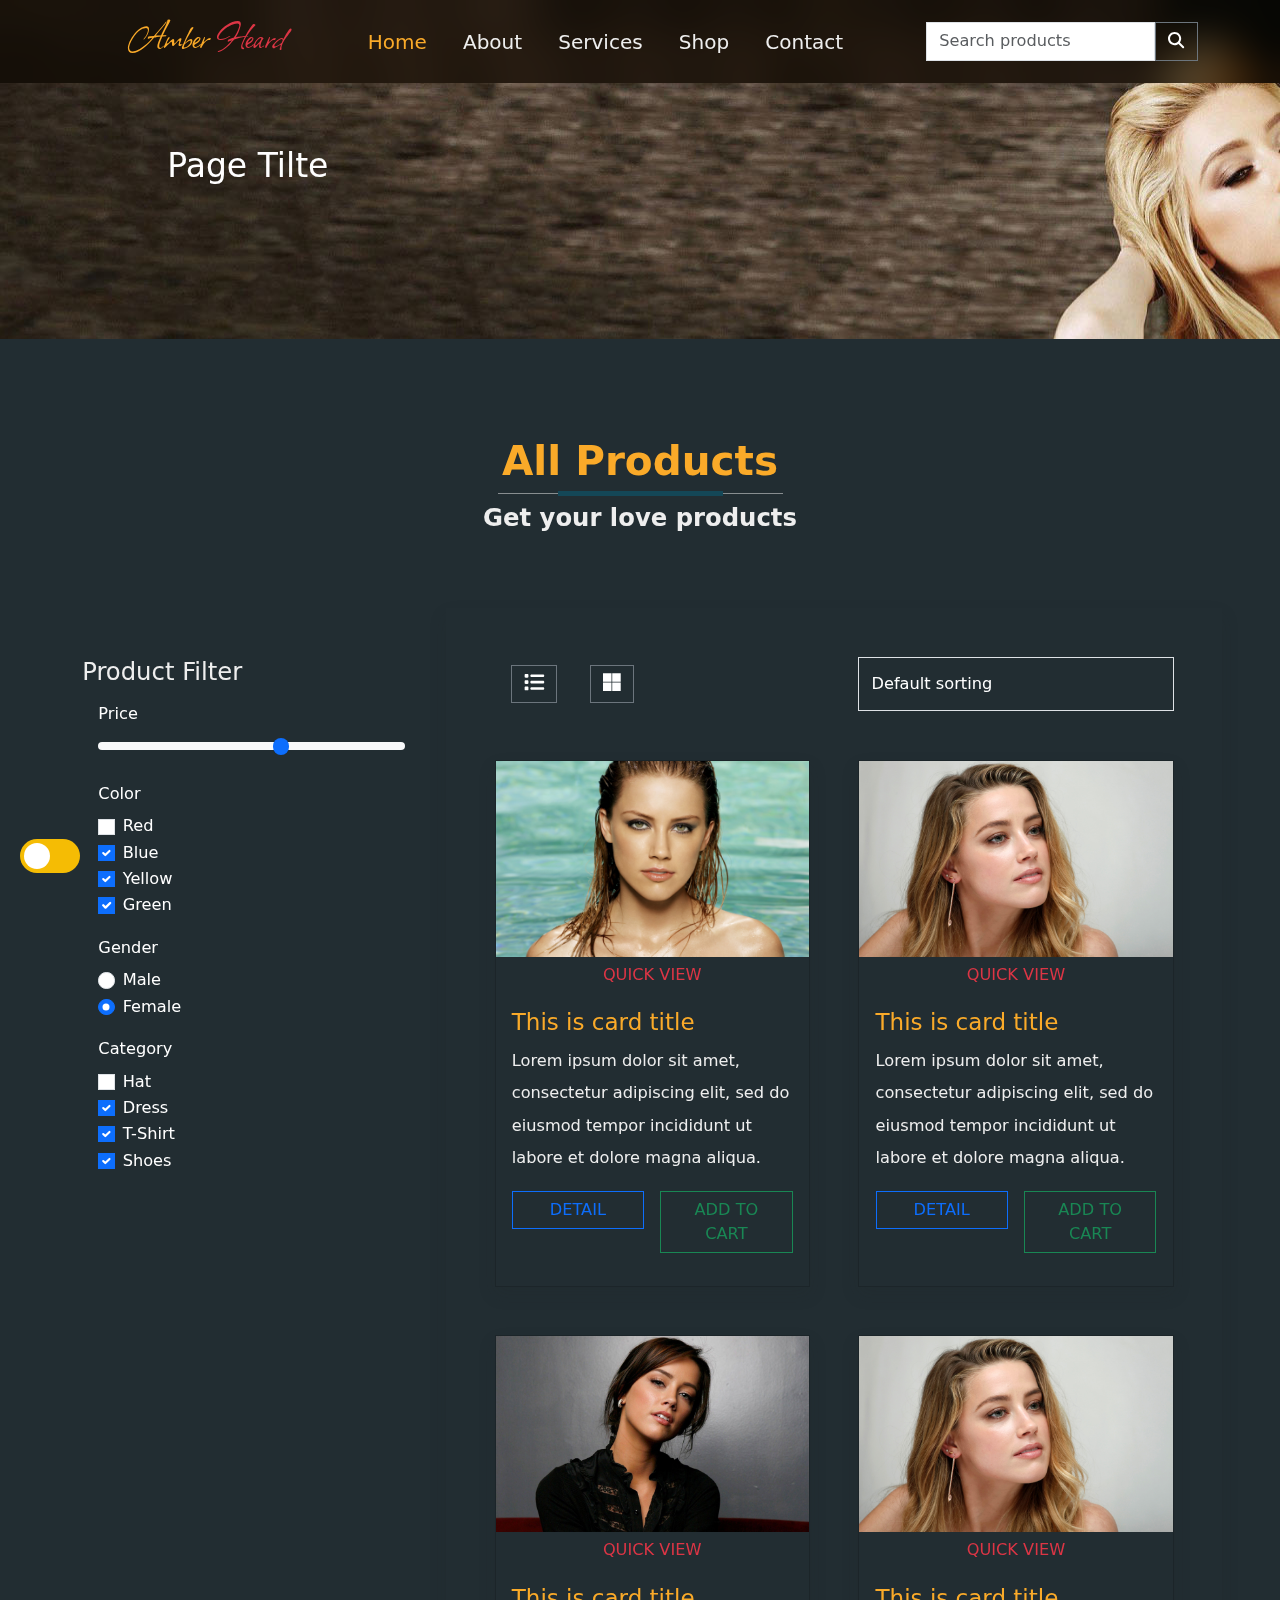
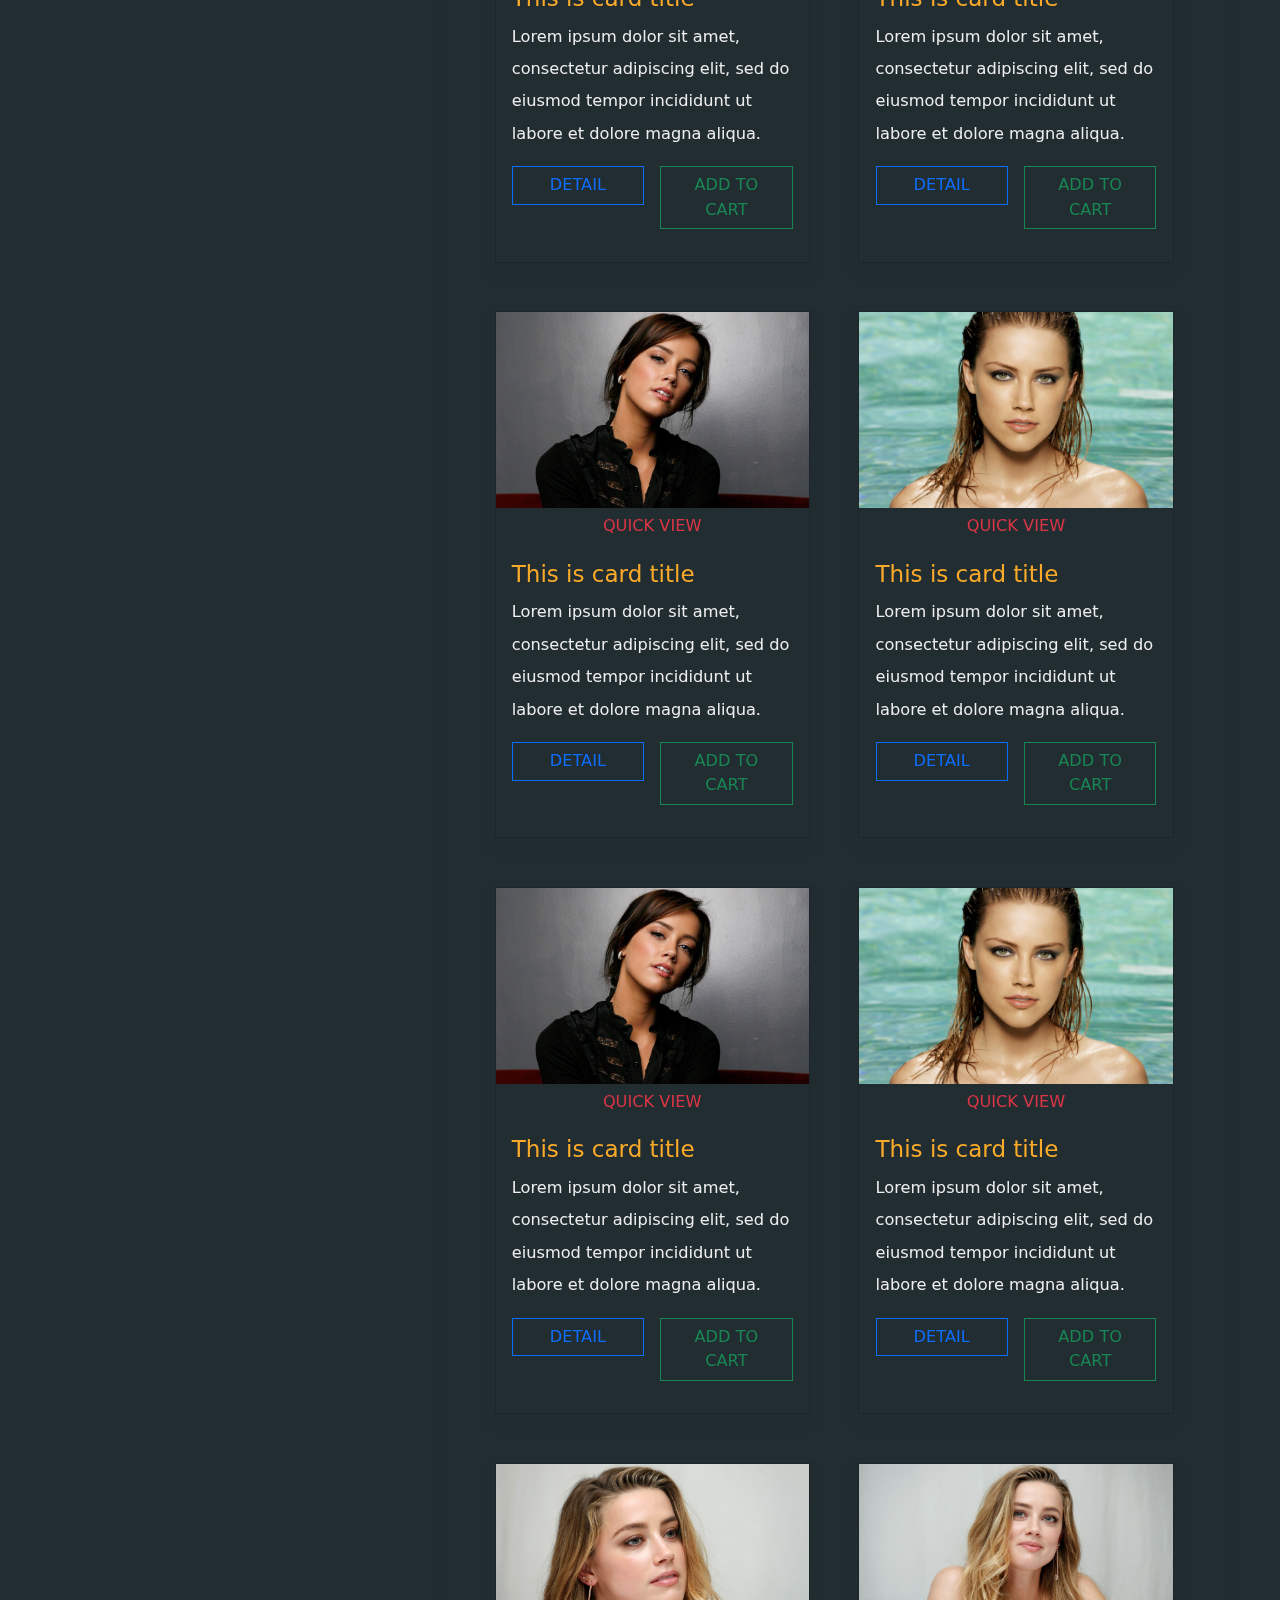
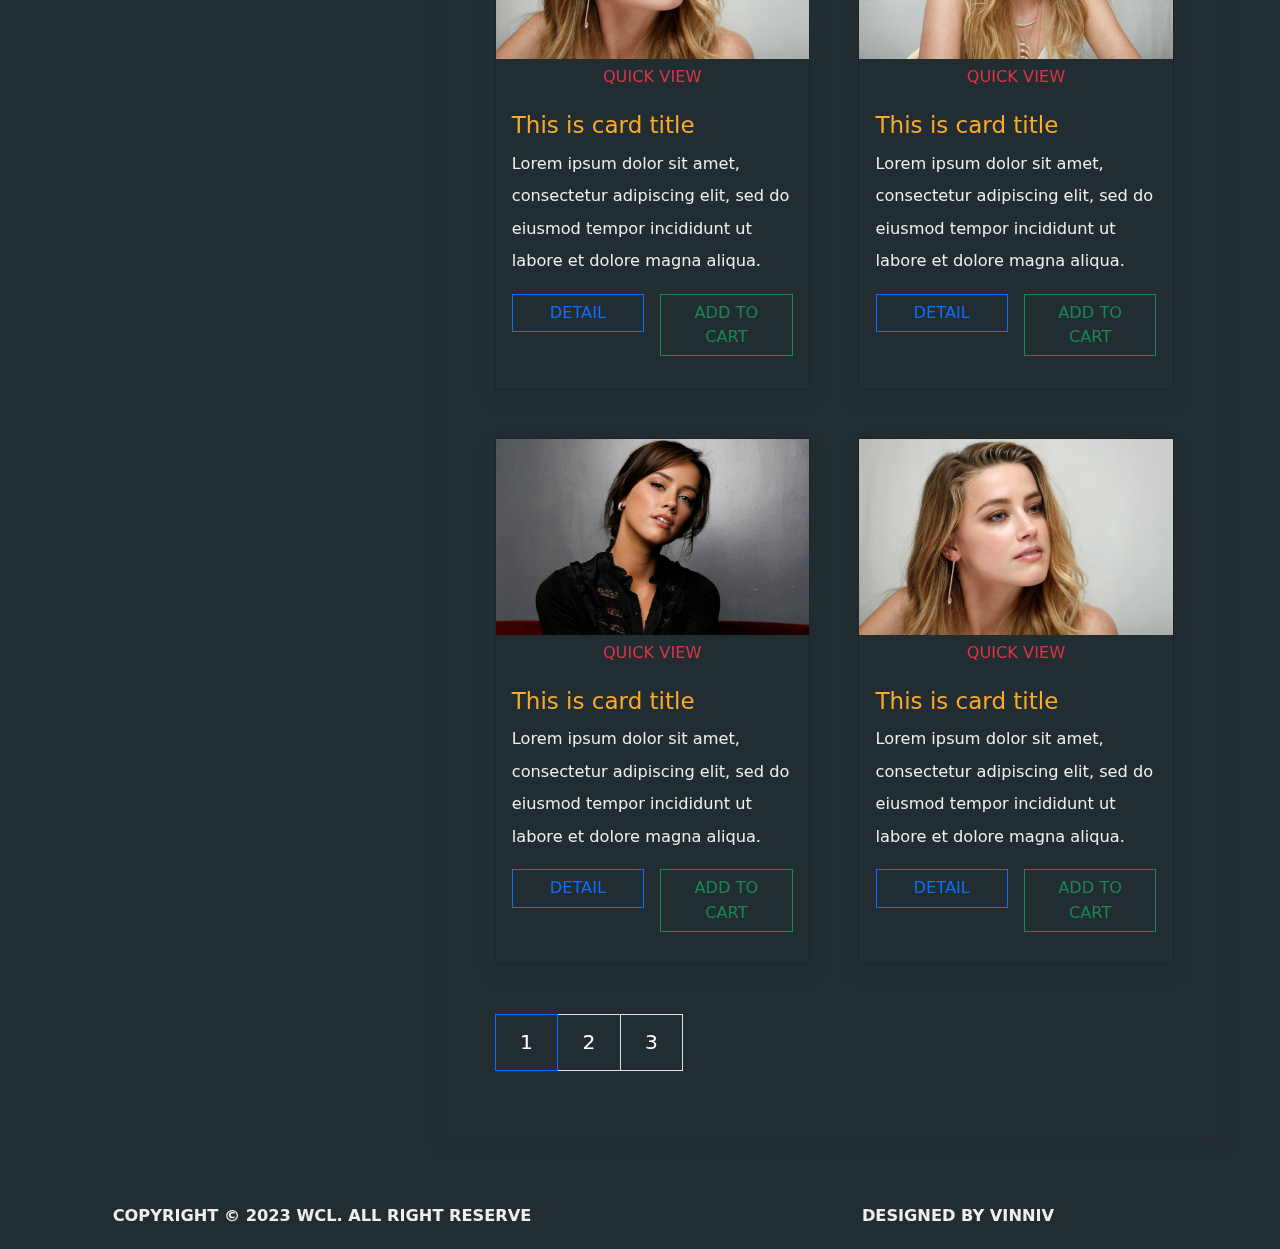
<file: html/shop.html>
<!DOCTYPE html>
<html lang="en">

<head>
    <meta charset="UTF-8">
    <meta http-equiv="X-UA-Compatible" content="IE=edge">
    <meta name="viewport" content="width=device-width, initial-scale=1.0">
    <link rel="stylesheet" href="../css/bootstrap.min.css">
    <link rel="stylesheet" href="../css/style.css">
    <link rel="stylesheet" href="../css/toggle-mode.css">
    <link rel="stylesheet" href="../libs/font-awesome/css/all.min.css" class="rel">
    <link rel="stylesheet" href="../libs/animate/css/animate.min.css" class="rel">
    <title>Our CMS</title>
</head>

<body class="dark-mode">
    <div class="container-fluid p-0">
        <header>
            <div class="container-fluid v-bg-filter fixed-top">
                <div class="row">
                    <nav class="navbar navbar-expand-lg">
                        <div class="container">
                            <a id="logo" class="navbar-brand fw-bolder" href="index.html">
                                <h1 class="v-color-link font-alison fs-1 px-5">Amber <span
                                        class="text-danger">Heard</span></h1>
                            </a>
                            <button class="navbar-toggler" type="button" data-bs-toggle="collapse"
                                data-bs-target="#navbarSupportedContent" aria-controls="navbarSupportedContent"
                                aria-expanded="false" aria-label="Toggle navigation">
                                <span class="navbar-toggler-icon"></span>
                            </button>
                            <div class="collapse navbar-collapse" id="navbarSupportedContent">
                                <ul class="navbar-nav me-auto mb-2 mb-lg-0">
                                    <li class="v-nav-item nav-item">
                                        <a class="v-nav-link nav-link v-active active" aria-current="page"
                                            href="index.html">Home</a>
                                    </li>
                                    <li class="v-nav-item nav-item ">
                                        <a class="v-nav-link nav-link" href="./about.html">About</a>
                                    </li>
                                    <li class="v-nav-item nav-item ">
                                        <a class="v-nav-link nav-link" href="./services.html" role="button">
                                            Services
                                        </a>
                                    </li>
                                    <li class="v-nav-item nav-item ">
                                        <a class="v-nav-link nav-link" href="./shop.html" role="button">
                                            Shop
                                        </a>
                                    </li>
                                    <li class="v-nav-item nav-item">
                                        <a class="v-nav-link nav-link" href="./contact.html" role="button">
                                            Contact
                                        </a>
                                    </li>
                                </ul>
                                <form class="d-flex" role="search">
                                    <input class="form-control rounded-0" type="search" placeholder="Search products"
                                        aria-label="Search">
                                    <button class="btn btn-outline-secondary text-white rounded-0" type="submit"><i
                                            class="fa-solid fa-search"></i></button>
                                </form>
                            </div>
                        </div>
                    </nav>

                </div>
            </div>
        </header>
        <main>
            <div class="container-fluid p-0 h-50">
                <section id="page-title" class="p-5 page-title">
                    <div class="container">
                        <div class="row p-5">
                            <h1 class="p-5 text-white">Page Tilte</h1>
                        </div>
                    </div>
                </section>
                <section id="featured" class="py-5 v-bg-dark">
                    <div class="container">
                        <div class="row text-center justify-content-center py-5">
                            <h2 class="v-color-link font-inter fs-1 fw-bolder">All Products</h2>
                            <div class="w-25 v-divider"><span></span></div>
                            <p class="font-inter fs-4 fw-bold">Get your love products</p>
                        </div>
                        <div class="row g-5 ">
                            <div class="col-md-4 col-sm 12 py-5">
                                <h4 class="">Product Filter</h4>
                                <ul class="list-group list-group-flush">
                                    <li class="list-group-item bg-transparent border-0 py-2">
                                        <label for="customRange2" class="form-label v-text-color">Price</label>
                                        <input type="range" class="form-range" min="0" max="5" id="customRange2">
                                    </li>
                                    <li class="list-group-item bg-transparent v-text-color border-0 py-2">
                                        <label for="customRange2" class="form-label">Color</label>
                                        <div class="form-check">
                                            <input class="form-check-input rounded-0" type="checkbox" value=""
                                                id="flexCheckDefault">
                                            <label class="form-check-label" for="flexCheckDefault">
                                                Red
                                            </label>
                                        </div>
                                        <div class="form-check">
                                            <input class="form-check-input rounded-0" type="checkbox" value=""
                                                id="flexCheckChecked" checked>
                                            <label class="form-check-label" for="flexCheckChecked">
                                                Blue
                                            </label>
                                        </div>
                                        <div class="form-check">
                                            <input class="form-check-input rounded-0" type="checkbox" value=""
                                                id="flexCheckChecked" checked>
                                            <label class="form-check-label" for="flexCheckChecked">
                                                Yellow
                                            </label>
                                        </div>
                                        <div class="form-check">
                                            <input class="form-check-input rounded-0" type="checkbox" value=""
                                                id="flexCheckChecked" checked>
                                            <label class="form-check-label" for="flexCheckChecked">
                                                Green
                                            </label>
                                        </div>
                                    </li>
                                    <li class="list-group-item bg-transparent border-0 py-2">
                                        <label for="customRange2" class="form-label v-text-color">Gender</label>
                                        <div class="form-check">
                                            <input class="form-check-input" type="radio" name="flexRadioDefault"
                                                id="flexRadioDefault1">
                                            <label class="form-check-label v-text-color" for="flexRadioDefault1">
                                                Male
                                            </label>
                                        </div>
                                        <div class="form-check">
                                            <input class="form-check-input" type="radio" name="flexRadioDefault"
                                                id="flexRadioDefault2" checked>
                                            <label class="form-check-label v-text-color" for="flexRadioDefault2">
                                                Female
                                            </label>
                                        </div>
                                    </li>
                                    <li class="list-group-item bg-transparent border-0 py-2">
                                        <label for="customRange2" class="form-label v-text-color">Category</label>
                                        <div class="form-check">
                                            <input class="form-check-input rounded-0" type="checkbox" value=""
                                                id="flexCheckDefault">
                                            <label class="form-check-label v-text-color" for="flexCheckDefault">
                                                Hat
                                            </label>
                                        </div>
                                        <div class="form-check">
                                            <input class="form-check-input rounded-0" type="checkbox" value=""
                                                id="flexCheckChecked" checked>
                                            <label class="form-check-label v-text-color" for="flexCheckChecked">
                                                Dress
                                            </label>

                                        </div>
                                        <div class="form-check">
                                            <input class="form-check-input rounded-0" type="checkbox" value=""
                                                id="flexCheckChecked" checked>
                                            <label class="form-check-label v-text-color" for="flexCheckChecked">
                                                T-Shirt
                                            </label>

                                        </div>
                                        <div class="form-check">
                                            <input class="form-check-input rounded-0" type="checkbox" value=""
                                                id="flexCheckChecked" checked>
                                            <label class="form-check-label v-text-color" for="flexCheckChecked">
                                                Shoes
                                            </label>

                                        </div>
                                    </li>
                                </ul>
                            </div>
                            <div class="col-md-8 col-sm 12 shadow px-5">
                                <div class="row">
                                    <div class="container">
                                        <div class="row g-5 py-5">
                                            <div class="col-md-6 col-sm-12 text-uppercase">

                                                <ul class="list-group list-group-horizontal ">
                                                    <li class="list-group-item bg-transparent rounded-0 border-0 v-text-color">
                                                       <button id="listView" type="button" class="btn btn-outline-secondary rounded-0 v-text-color">
                                                        <i class="fa-solid fa-list fa-lg"></i></button> 
                                                    </li>
                                                    <li class="list-group-item bg-transparent rounded-0 border-0 ">
                                                        <button id="gridView" type="button" class="btn btn-outline-secondary rounded-0 v-text-color"> 
                                                            <i class="fa-brands fa-microsoft fa-lg"></i></button>
                                                        </li>
                                                  </ul> 
                                            </div>
                                            <div class="col-md-6 col-sm-12 justify-content-end d-flex">
                                                <select class="form-select rounded-0 v-bg-dark v-text-color"
                                                    aria-label="Default sort">
                                                    <option class="v-text-color " selected>Default sorting</option>
                                                    <option class="v-text-color " value="1">Sort by popularity</option>
                                                    <option class="v-text-color " value="2">Sort by averate rating
                                                    </option>
                                                    <option class="v-text-color " value="3">Sort by latest</option>
                                                    <option class="v-text-color " value="3">Sort by price: low to hight
                                                    </option>
                                                    <option class="v-text-color " value="3">Sort by price: hight to low
                                                    </option>
                                                </select>
                                            </div>
                                        </div>
                                        <div class="row g-5 justify-content-center">
                                            <!--Start Item-->
                                            <div class="col-sm-12 col-md-6">
                                                <div class="card rounded-0 bg-transparent shadow">
                                                    <img src="../images/p1.jpg" alt="" width="100%" height="auto" />
                                                    <div class="card-body pt-0 px-0">
                                                        <button type="button"
                                                            class="btn btn-outline-danger border-0 rounded-0 w-100 text-uppercase"
                                                            data-bs-toggle="modal" data-bs-target="#quickViewContainer">
                                                            Quick View
                                                        </button>
                                                        <div class="p-3 card-content">
                                                            <h3 class="v-color-link">This is card title</h3>
                                                            <p class="card-text">Lorem ipsum dolor sit amet, consectetur
                                                                adipiscing elit, sed do eiusmod tempor incididunt ut
                                                                labore et
                                                                dolore magna aliqua.
                                                            </p>
                                                            <div class="row g-3">
                                                                <div class="col-sm-6">
                                                                    <a href="#"
                                                                        class="btn btn-outline-primary rounded-0 w-100">
                                                                        <span class="text-uppercase">Detail</span>
                                                                    </a>
                                                                </div>
                                                                <div class="col-sm-6">
                                                                    <a href="#"
                                                                        class="btn btn-outline-success rounded-0 w-100 ">
                                                                        <span class="text-uppercase">Add to cart</span>
                                                                    </a>
                                                                </div>
                                                            </div>
                                                        </div>
                                                    </div>
                                                </div>
                                            </div>
                                            <!--End Item-->
                                            <!--Start Item-->
                                            <div class="col-sm-12 col-md-6">
                                                <div class="card rounded-0 bg-transparent shadow">
                                                    <img src="../images/p2.jpg" alt="" width="100%" height="auto" />
                                                    <div class="card-body pt-0 px-0">
                                                        <button type="button"
                                                            class="btn btn-outline-danger border-0 rounded-0 w-100 text-uppercase"
                                                            data-bs-toggle="modal" data-bs-target="#quickViewContainer">
                                                            Quick View
                                                        </button>
                                                        <div class="p-3 card-content">
                                                            <h3 class="v-color-link">This is card title</h3>
                                                            <p class="card-text">Lorem ipsum dolor sit amet, consectetur
                                                                adipiscing elit, sed do eiusmod tempor incididunt ut
                                                                labore et
                                                                dolore magna
                                                                aliqua.
                                                            </p>
                                                            <div class="row g-3">
                                                                <div class="col-sm-6">
                                                                    <a href="#"
                                                                        class="btn btn-outline-primary rounded-0 w-100">
                                                                        <span class="text-uppercase">Detail</span>
                                                                    </a>
                                                                </div>
                                                                <div class="col-sm-6">
                                                                    <a href="#"
                                                                        class="btn btn-outline-success rounded-0 w-100 ">
                                                                        <span class="text-uppercase">Add to cart</span>
                                                                    </a>
                                                                </div>
                                                            </div>
                                                        </div>
                                                    </div>
                                                </div>
                                            </div>
                                            <!--End Item-->
                                            <!--Start Item-->
                                            <div class="col-sm-12 col-md-6">
                                                <div class="card rounded-0 bg-transparent shadow">
                                                    <img src="../images/p4.jpg" alt="" width="100%" height="auto" />
                                                    <div class="card-body pt-0 px-0">
                                                        <button type="button"
                                                            class="btn btn-outline-danger border-0 rounded-0 w-100 text-uppercase"
                                                            data-bs-toggle="modal" data-bs-target="#quickViewContainer">
                                                            Quick View
                                                        </button>
                                                        <div class="p-3 card-content">
                                                            <h3 class="v-color-link">This is card title</h3>
                                                            <p class="card-text">Lorem ipsum dolor sit amet, consectetur
                                                                adipiscing elit, sed do eiusmod tempor incididunt ut
                                                                labore et
                                                                dolore magna
                                                                aliqua.
                                                            </p>
                                                            <div class="row g-3">
                                                                <div class="col-sm-6">
                                                                    <a href="#"
                                                                        class="btn btn-outline-primary rounded-0 w-100">
                                                                        <span class="text-uppercase">Detail</span>
                                                                    </a>
                                                                </div>
                                                                <div class="col-sm-6">
                                                                    <a href="#"
                                                                        class="btn btn-outline-success rounded-0 w-100 ">
                                                                        <span class="text-uppercase">Add to cart</span>
                                                                    </a>
                                                                </div>
                                                            </div>
                                                        </div>
                                                    </div>
                                                </div>
                                            </div>
                                            <!--End Item-->
                                            <!--Start Item-->
                                            <div class="col-sm-12 col-md-6">
                                                <div class="card rounded-0 bg-transparent shadow">
                                                    <img src="../images/p2.jpg" alt="" width="100%" height="auto" />
                                                    <div class="card-body pt-0 px-0">
                                                        <button type="button"
                                                            class="btn btn-outline-danger border-0 rounded-0 w-100 text-uppercase"
                                                            data-bs-toggle="modal" data-bs-target="#quickViewContainer">
                                                            Quick View
                                                        </button>
                                                        <div class="p-3 card-content">
                                                            <h3 class="v-color-link">This is card title</h3>
                                                            <p class="card-text">Lorem ipsum dolor sit amet, consectetur
                                                                adipiscing elit, sed do eiusmod tempor incididunt ut
                                                                labore et
                                                                dolore magna
                                                                aliqua.
                                                            </p>
                                                            <div class="row g-3">
                                                                <div class="col-sm-6">
                                                                    <a href="#"
                                                                        class="btn btn-outline-primary rounded-0 w-100">
                                                                        <span class="text-uppercase">Detail</span>
                                                                    </a>
                                                                </div>
                                                                <div class="col-sm-6">
                                                                    <a href="#"
                                                                        class="btn btn-outline-success rounded-0 w-100 ">
                                                                        <span class="text-uppercase">Add to cart</span>
                                                                    </a>
                                                                </div>
                                                            </div>
                                                        </div>
                                                    </div>
                                                </div>
                                            </div>
                                            <!--End Item-->
                                            <!--Start Item-->
                                            <div class="col-sm-12 col-md-6">
                                                <div class="card rounded-0 bg-transparent shadow">
                                                    <img src="../images/p4.jpg" alt="" width="100%" height="auto" />
                                                    <div class="card-body pt-0 px-0">
                                                        <button type="button"
                                                            class="btn btn-outline-danger border-0 rounded-0 w-100 text-uppercase"
                                                            data-bs-toggle="modal" data-bs-target="#quickViewContainer">
                                                            Quick View
                                                        </button>
                                                        <div class="p-3 card-content">
                                                            <h3 class="v-color-link">This is card title</h3>
                                                            <p class="card-text">Lorem ipsum dolor sit amet, consectetur
                                                                adipiscing elit, sed do eiusmod tempor incididunt ut
                                                                labore et
                                                                dolore magna
                                                                aliqua.
                                                            </p>
                                                            <div class="row g-3">
                                                                <div class="col-sm-6">
                                                                    <a href="#"
                                                                        class="btn btn-outline-primary rounded-0 w-100">
                                                                        <span class="text-uppercase">Detail</span>
                                                                    </a>
                                                                </div>
                                                                <div class="col-sm-6">
                                                                    <a href="#"
                                                                        class="btn btn-outline-success rounded-0 w-100 ">
                                                                        <span class="text-uppercase">Add to cart</span>
                                                                    </a>
                                                                </div>
                                                            </div>
                                                        </div>
                                                    </div>
                                                </div>
                                            </div>
                                            <!--End Item-->
                                            <!--Start Item-->
                                            <div class="col-sm-12 col-md-6">
                                                <div class="card rounded-0 bg-transparent shadow">
                                                    <img src="../images/p1.jpg" alt="" width="100%" height="auto" />
                                                    <div class="card-body pt-0 px-0">
                                                        <button type="button"
                                                            class="btn btn-outline-danger border-0 rounded-0 w-100 text-uppercase"
                                                            data-bs-toggle="modal" data-bs-target="#quickViewContainer">
                                                            Quick View
                                                        </button>
                                                        <div class="p-3 card-content">
                                                            <h3 class="v-color-link">This is card title</h3>
                                                            <p class="card-text">Lorem ipsum dolor sit amet, consectetur
                                                                adipiscing elit, sed do eiusmod tempor incididunt ut
                                                                labore et
                                                                dolore magna
                                                                aliqua.
                                                            </p>
                                                            <div class="row g-3">
                                                                <div class="col-sm-6">
                                                                    <a href="#"
                                                                        class="btn btn-outline-primary rounded-0 w-100">
                                                                        <span class="text-uppercase">Detail</span>
                                                                    </a>
                                                                </div>
                                                                <div class="col-sm-6">
                                                                    <a href="#"
                                                                        class="btn btn-outline-success rounded-0 w-100 ">
                                                                        <span class="text-uppercase">Add to cart</span>
                                                                    </a>
                                                                </div>
                                                            </div>
                                                        </div>
                                                    </div>
                                                </div>
                                            </div>
                                            <!--End Item-->
                                            <!--Start Item-->
                                            <div class="col-sm-12 col-md-6">
                                                <div class="card rounded-0 bg-transparent shadow">
                                                    <img src="../images/p4.jpg" alt="" width="100%" height="auto" />
                                                    <div class="card-body pt-0 px-0">
                                                        <button type="button"
                                                            class="btn btn-outline-danger border-0 rounded-0 w-100 text-uppercase"
                                                            data-bs-toggle="modal" data-bs-target="#quickViewContainer">
                                                            Quick View
                                                        </button>
                                                        <div class="p-3 card-content">
                                                            <h3 class="v-color-link">This is card title</h3>
                                                            <p class="card-text">Lorem ipsum dolor sit amet, consectetur
                                                                adipiscing elit, sed do eiusmod tempor incididunt ut
                                                                labore et
                                                                dolore magna
                                                                aliqua.
                                                            </p>
                                                            <div class="row g-3">
                                                                <div class="col-sm-6">
                                                                    <a href="#"
                                                                        class="btn btn-outline-primary rounded-0 w-100">
                                                                        <span class="text-uppercase">Detail</span>
                                                                    </a>
                                                                </div>
                                                                <div class="col-sm-6">
                                                                    <a href="#"
                                                                        class="btn btn-outline-success rounded-0 w-100 ">
                                                                        <span class="text-uppercase">Add to cart</span>
                                                                    </a>
                                                                </div>
                                                            </div>
                                                        </div>
                                                    </div>
                                                </div>
                                            </div>
                                            <!--End Item-->
                                            <!--Start Item-->
                                            <div class="col-sm-12 col-md-6">
                                                <div class="card rounded-0 bg-transparent shadow">
                                                    <img src="../images/p1.jpg" alt="" width="100%" height="auto" />
                                                    <div class="card-body pt-0 px-0 border-0">
                                                        <button type="button"
                                                            class="btn btn-outline-danger border-0 rounded-0 w-100 text-uppercase"
                                                            data-bs-toggle="modal" data-bs-target="#quickViewContainer">
                                                            Quick View
                                                        </button>
                                                        <div class="p-3 card-content">
                                                            <h3 class="v-color-link">This is card title</h3>
                                                            <p class="card-text">Lorem ipsum dolor sit amet, consectetur
                                                                adipiscing elit, sed do eiusmod tempor incididunt ut
                                                                labore et
                                                                dolore magna
                                                                aliqua.
                                                            </p>
                                                            <div class="row g-3">
                                                                <div class="col-sm-6">
                                                                    <a href="#"
                                                                        class="btn btn-outline-primary rounded-0 w-100">
                                                                        <span class="text-uppercase">Detail</span>
                                                                    </a>
                                                                </div>
                                                                <div class="col-sm-6">
                                                                    <a href="#"
                                                                        class="btn btn-outline-success rounded-0 w-100 ">
                                                                        <span class="text-uppercase">Add to cart</span>
                                                                    </a>
                                                                </div>
                                                            </div>
                                                        </div>
                                                    </div>
                                                </div>
                                            </div>
                                            <!--End Item-->
                                            <!--Start Item-->
                                            <div class="col-sm-12 col-md-6">
                                                <div class="card rounded-0 bg-transparent shadow">
                                                    <img src="../images/p2.jpg" alt="" width="100%" height="auto" />
                                                    <div class="card-body pt-0 px-0">
                                                        <button type="button"
                                                            class="btn btn-outline-danger border-0 rounded-0 w-100 text-uppercase"
                                                            data-bs-toggle="modal" data-bs-target="#quickViewContainer">
                                                            Quick View
                                                        </button>
                                                        <div class="p-3 card-content">
                                                            <h3 class="v-color-link">This is card title</h3>
                                                            <p class="card-text">Lorem ipsum dolor sit amet, consectetur
                                                                adipiscing elit, sed do eiusmod tempor incididunt ut
                                                                labore et
                                                                dolore magna
                                                                aliqua.
                                                            </p>
                                                            <div class="row g-3">
                                                                <div class="col-sm-6">
                                                                    <a href="#"
                                                                        class="btn btn-outline-primary rounded-0 w-100">
                                                                        <span class="text-uppercase">Detail</span>
                                                                    </a>
                                                                </div>
                                                                <div class="col-sm-6">
                                                                    <a href="#"
                                                                        class="btn btn-outline-success rounded-0 w-100 ">
                                                                        <span class="text-uppercase">Add to cart</span>
                                                                    </a>
                                                                </div>
                                                            </div>
                                                        </div>
                                                    </div>
                                                </div>
                                            </div>
                                            <div class="col-sm-12 col-md-6">
                                                <div class="card rounded-0 bg-transparent shadow">
                                                    <img src="../images/p3.jpg" alt="" width="100%" height="auto" />
                                                    <div class="card-body pt-0 px-0">
                                                        <button type="button"
                                                            class="btn btn-outline-danger border-0 rounded-0 w-100 text-uppercase"
                                                            data-bs-toggle="modal" data-bs-target="#quickViewContainer">
                                                            Quick View
                                                        </button>
                                                        <div class="p-3 card-content">
                                                            <h3 class="v-color-link">This is card title</h3>
                                                            <p class="card-text">Lorem ipsum dolor sit amet, consectetur
                                                                adipiscing elit, sed do eiusmod tempor incididunt ut
                                                                labore et
                                                                dolore magna
                                                                aliqua.
                                                            </p>
                                                            <div class="row g-3">
                                                                <div class="col-sm-6">
                                                                    <a href="#"
                                                                        class="btn btn-outline-primary rounded-0 w-100">
                                                                        <span class="text-uppercase">Detail</span>
                                                                    </a>
                                                                </div>
                                                                <div class="col-sm-6">
                                                                    <a href="#"
                                                                        class="btn btn-outline-success rounded-0 w-100 ">
                                                                        <span class="text-uppercase">Add to cart</span>
                                                                    </a>
                                                                </div>
                                                            </div>
                                                        </div>
                                                    </div>
                                                </div>
                                            </div>
                                            <div class="col-sm-12 col-md-6">
                                                <div class="card rounded-0 bg-transparent shadow">
                                                    <img src="../images/p4.jpg" alt="" width="100%" height="auto" />
                                                    <div class="card-body pt-0 px-0">
                                                        <button type="button"
                                                            class="btn btn-outline-danger border-0 rounded-0 w-100 text-uppercase"
                                                            data-bs-toggle="modal" data-bs-target="#quickViewContainer">
                                                            Quick View
                                                        </button>
                                                        <div class="p-3 card-content">
                                                            <h3 class="v-color-link">This is card title</h3>
                                                            <p class="card-text">Lorem ipsum dolor sit amet, consectetur
                                                                adipiscing elit, sed do eiusmod tempor incididunt ut
                                                                labore et
                                                                dolore magna
                                                                aliqua.
                                                            </p>
                                                            <div class="row g-3">
                                                                <div class="col-sm-6">
                                                                    <a href="#"
                                                                        class="btn btn-outline-primary rounded-0 w-100">
                                                                        <span class="text-uppercase">Detail</span>
                                                                    </a>
                                                                </div>
                                                                <div class="col-sm-6">
                                                                    <a href="#"
                                                                        class="btn btn-outline-success rounded-0 w-100 ">
                                                                        <span class="text-uppercase">Add to cart</span>
                                                                    </a>
                                                                </div>
                                                            </div>
                                                        </div>
                                                    </div>
                                                </div>
                                            </div>
                                            <div class="col-sm-12 col-md-6">
                                                <div class="card rounded-0 bg-transparent shadow">
                                                    <img src="../images/p2.jpg" alt="" width="100%" height="auto" />
                                                    <div class="card-body pt-0 px-0">
                                                        <button type="button"
                                                            class="btn btn-outline-danger border-0 rounded-0 w-100 text-uppercase"
                                                            data-bs-toggle="modal" data-bs-target="#quickViewContainer">
                                                            Quick View
                                                        </button>
                                                        <div class="p-3 card-content">
                                                            <h3 class="v-color-link">This is card title</h3>
                                                            <p class="card-text">Lorem ipsum dolor sit amet, consectetur
                                                                adipiscing elit, sed do eiusmod tempor incididunt ut
                                                                labore et
                                                                dolore magna
                                                                aliqua.
                                                            </p>
                                                            <div class="row g-3">
                                                                <div class="col-sm-6">
                                                                    <a href="#"
                                                                        class="btn btn-outline-primary rounded-0 w-100">
                                                                        <span class="text-uppercase">Detail</span>
                                                                    </a>
                                                                </div>
                                                                <div class="col-sm-6">
                                                                    <a href="#"
                                                                        class="btn btn-outline-success rounded-0 w-100 ">
                                                                        <span class="text-uppercase">Add to cart</span>
                                                                    </a>
                                                                </div>
                                                            </div>
                                                        </div>
                                                    </div>
                                                </div>
                                            </div>
                                            <!--End Item-->
                                        </div>
                                        
                                        <!--End Featured Products List-->
                                        <div class="row py-5 justify-content-center">
                                            <nav aria-label="pagination ">
                                                <ul class="pagination pagination-lg ">
                                                    <li class="page-item active" aria-current="page">
                                                        <span
                                                            class="page-link rounded-0 bg-transparent btn btn-outline-secondary v-text-color">1</span>
                                                    </li>
                                                    <li class="page-item"><a
                                                            class="page-link rounded-0 bg-transparent btn btn-outline-secondary v-text-color"
                                                            href="#">2</a></li>
                                                    <li class="page-item "><a
                                                            class="page-link rounded-0 bg-transparent btn btn-outline-secondary v-text-color"
                                                            href="#">3</a></li>
                                                </ul>
                                            </nav>
                                        </div>
                                    </div>
                                </div>
                            </div>
                        </div>

                    </div>
                </section>
                <section id="quick-view-modal">
                    <div class="modal fade" id="quickViewContainer" tabindex="-1" aria-labelledby="quickViewContainer"
                        aria-hidden="true">
                        <div class="modal-dialog modal-xl modal-dialog-centered">
                            <div class="modal-content rounded-0 shadow">
                                <div class="modal-header rounded-0 bg-danger text-white border-0">
                                    <span class="modal-title fs-5" id="">Product Quick View</span>
                                    <button type="button" class="btn-close" data-bs-dismiss="modal"
                                        aria-label="Close"></button>
                                </div>
                                <div class="modal-body v-bg-dark v-text-color">
                                    <div class="row g-3">
                                        <div class="col-md-6 col-sm-12">
                                            <div id="productImages" class="carousel slide carousel-dark">
                                                <div class="carousel-indicators">
                                                    <button type="button" data-bs-target="#productImages"
                                                        data-bs-slide-to="0" class="active v-text-color"
                                                        aria-current="true" aria-label="Slide 1"></button>
                                                    <button type="button" data-bs-target="#productImages"
                                                        data-bs-slide-to="1" class="v-text-color"
                                                        aria-label="Slide 2"></button>
                                                    <button type="button" data-bs-target="#productImages"
                                                        data-bs-slide-to="2" class="v-text-color"
                                                        aria-label="Slide 3"></button>
                                                    <button type="button" data-bs-target="#productImages"
                                                        data-bs-slide-to="3" class="v-text-color"
                                                        aria-label="Slide 4"></button>
                                                </div>
                                                <div class="carousel-inner">
                                                    <div class="carousel-item active">
                                                        <img src="../images/p1.jpg" class="d-block w-100" alt="...">
                                                    </div>
                                                    <div class="carousel-item">
                                                        <img src="../images/p2.jpg" class="d-block w-100" alt="...">
                                                    </div>
                                                    <div class="carousel-item">
                                                        <img src="../images/p3.jpg" class="d-block w-100" alt="...">

                                                    </div>
                                                    <div class="carousel-item">
                                                        <img src="../images/p4.jpg" class="d-block w-100" alt="...">
                                                    </div>
                                                </div>
                                                <button class="carousel-control-prev" type="button"
                                                    data-bs-target="#productImages" data-bs-slide="prev">
                                                    <span class="carousel-control-prev-icon" aria-hidden="true"></span>
                                                    <span class="visually-hidden">Previous</span>
                                                </button>
                                                <button class="carousel-control-next" type="button"
                                                    data-bs-target="#productImages" data-bs-slide="next">
                                                    <span class="carousel-control-next-icon" aria-hidden="true"></span>
                                                    <span class="visually-hidden">Next</span>
                                                </button>
                                            </div>
                                        </div>
                                        <div class="col-md-6 col-sm-12">
                                            <div class="row">
                                                <h4 class="modal-title fs-5" id="">Product Name</h4>
                                                <h4 class="modal-title fs-5" id="">Price: $230.000</h4>
                                                <p class="card-text">Lorem ipsum dolor sit amet, consectetur
                                                    adipiscing elit, sed do eiusmod tempor incididunt ut labore et
                                                    dolore magna
                                                    aliqua.
                                                    Lorem ipsum dolor sit amet, consectetur
                                                    adipiscing elit, sed do eiusmod tempor incididunt ut labore et
                                                    dolore magna
                                                    aliqua.
                                                </p>
                                            </div>

                                            <div class="row g-3 py-3">
                                                <div class="col-sm-6">
                                                    <input class="form-control rounded-0" type="number" name="quantity"
                                                        id="productQuantity">
                                                </div>
                                                <div class="col-sm-6">
                                                    <a href="#" class="btn btn-outline-success rounded-0"> Add to
                                                        cart</a>
                                                </div>
                                            </div>
                                            <div class="row">
                                                <h4 class="modal-title fs-6 py-1">Category:</h4>
                                            </div>
                                            <div class="row px-3">
                                                <ul class="list-group list-group-horizontal">
                                                    <li class="list-group-item fs-6 d-flex bg-transparent border-0">
                                                        <a href=""
                                                            class="v-color-link btn btn-outline-secondary rounded-0 ">Dress</a>
                                                    </li>
                                                    <li class="list-group-item fs-6 d-flex bg-transparent border-0 ">
                                                        <a href=""
                                                            class="v-color-link btn btn-outline-secondary rounded-0">Red</a>
                                                    </li>
                                                    <li class="list-group-item fs-6 d-flex bg-transparent border-0">
                                                        <a href=""
                                                            class="v-color-link btn btn-outline-secondary rounded-0 ">Blue</a>
                                                    </li>
                                                </ul>
                                            </div>
                                        </div>
                                    </div>
                                </div>
                                <div class="modal-footer rounded-0 border-0 v-bg-dark v-text-color">
                                    <button type="button" class="btn btn-outline-secondary rounded-0"
                                        data-bs-dismiss="modal">Close</button>
                                    <a href="#" class="btn btn-outline-primary rounded-0">View Product
                                        Detail</a>
                                </div>
                            </div>
                        </div>
                    </div>
                </section>
            </div>
        </main>
        <footer>
            <div class="container-fluid">
                <div class="row g-3">
                    <div class="col-md-6 col-sm-12">
                        <p class="text-center text-uppercase fw-bold p-3 m-0">Copyright &#169; 2023 WCL. All right
                            Reserve</p>
                    </div>
                    <div class="col-md-6 col-sm-12">
                        <p class="text-center text-uppercase fw-bold p-3 m-0">Designed by vinniv</p>
                    </div>
                </div>
            </div>
        </footer>
        <div class="theme-switch-wrapper">
            <label class="theme-switch" for="checkbox">
                <input type="checkbox" id="checkbox" class="form-check-input sw-mode-btn" type="checkbox" role="switch"
                    id="flexSwitchMode">
                <div class="slider round"></div>
            </label>
        </div>
    </div>
    <script>
        // Example starter JavaScript for disabling form submissions if there are invalid fields
        (function () {
            'use strict';
            window.addEventListener('load', function () {
                // Fetch all the forms we want to apply custom Bootstrap validation styles to
                var forms = document.getElementsByClassName('needs-validation');
                // Loop over them and prevent submission
                var validation = Array.prototype.filter.call(forms, function (form) {
                    form.addEventListener('submit', function (event) {
                        if (form.checkValidity() === false) {
                            event.preventDefault();
                            event.stopPropagation();
                        }
                        form.classList.add('was-validated');
                    }, false);
                });
            }, false);
        })();
    </script>
    <script src="../js/bootstrap.bundle.min.js"></script>
    <script src="../libs/font-awesome/js/all.min.js"></script>
    <script src="../js/toggle-mode.js"></script>
    <script src="../js/main.js"></script>
</body>

</html>
</file>
<file: css/style.css>
@import url("https://fonts.googleapis.com/css2?family=Allison:ital,wght@0,300;0,400;0,500;0,600;0,700;1,300;1,400;1,500;1,600;1,700&family=Inter:ital,wght@0,300;0,400;0,500;0,600;0,700;1,300;1,400;1,500;1,600;1,700&display=swap");
:root {
    --font-1: "Allison", cursive;
    --font-2: "Inter", sans-serif;
    --font-3: "Roboto", sans-serif;

    --v-color-1: hsla(37, 95%, 57%, 1);
    --v-color-2: hsla(194, 89%, 26%, 1);
    --v-color-dark:#222D32;
    --v-color-light:#EEEEEE;
    --v-color-white:#FFFFFF;
    --v-color-black:#000000;
}

[data-theme="dark"] {
    --font-1: "Allison", cursive;
    --font-2: "Inter", sans-serif;
    --font-3: "Roboto", sans-serif;

    --v-color-1: hsla(37, 95%, 57%, 1);
    --v-color-2: hsla(194, 89%, 26%, 1);
    --v-color-dark:#EEEEEE;
    --v-color-light:#222D32;
    --v-color-white:#000000;
    --v-color-black:#FFFFFF;
}
html {
    font-family: var(--font-3);
    font-size: calc(15px + (15 - 13) * ((100vw - 300px) / (1920 - 300))) ;
}
p{
    font-size: calc(15px + (15 - 13) * ((100vw - 300px) / (1920 - 300))) ;
    line-height: 2;
}
a{
    font-size: calc(15px + (15 - 13) * ((100vw - 300px) / (1920 - 300))) ;
}
h1{
    font-size: calc(30px + (30 - 25) * ((100vw - 300px) / (1920 - 300))) ;
}
h2{
    font-size: calc(25px + (25 - 20) * ((100vw - 300px) / (1920 - 300))) ;
}
h3{
    font-size: calc(20px + (20 - 15) * ((100vw - 300px) / (1920 - 300))) ;
}
.font-alison{
    font-family: var(--font-1);
}
.font-inter{
    font-family: var(--font2);
}
body {
    background: var(--v-color-light);
    color: var(--v-color-dark);
}

body.dark-mode{
    background: var(--v-color-dark);
    color: var(--v-color-light);
}
.v-bg-dark{
    background: var(--v-color-dark);
}
.v-bg-light{
    background:var(--v-color-light);
}
.v-color-link{
    color: var(--v-color-1);
}
.v-color-title{
    color: var(--v-color-2);
}
.v-text-color{
    color: var(--v-color-white);
}
.v-bg-filter {
    background: rgba(0, 0, 0, .6);
    backdrop-filter: saturate(180%) blur(20px);
}
.v-nav-link{
    color: var(--v-color-white);
}
.active{
    color: var(--v-color-1) !important;
}
.v-nav-link:hover{
    color: var(--v-color-1) !important;
}
.card-link{
    text-decoration: none;
    color: unset;
}
.card-link:hover{
    box-shadow:#222D32 10px 10px 10px
}
.v-divider{
    background-color: var(--v-color-light);
    text-align: center;
    justify-content: center;
    align-items: center;
    display: flex;
    height: 1px;
    opacity: 0.5;
}
.v-divider span {
    display: block;
    width: 165px;
    height: 5px;
    background-color: var(--v-color-2);
}
.v-bg-highlight{
    background: rgb(7 98 125 / 10%);
}
.v-nav-item{
    padding: 0 10px;
    font-size: 20px;
    
}
.v-nav-item a{
    color: #EEEEEE;
}
.carousel-item img{
    opacity: 0.8;
}
.page-title{
    background: url('../images/2.jpg');
}
</file>
<file: css/toggle-mode.css>
.theme-switch-wrapper {
  position: fixed;
  bottom: 20px;
  left: 20px;
  z-index: 999;
  opacity: 1;
  visibility: visible;
  -moz-transition: all .5s ease;
  -o-transition: all .5s ease;
  -webkit-transition: all .5s ease;
  -ms-transition: all .5s ease;
  transition: all .5s ease;
}

.theme-switch {
  display: inline-block;
  height: 34px;
  position: relative;
  width: 60px;
}

.theme-switch input {
  display: none;
}

.slider {
  background-color: #f5bc04;
  bottom: 0;
  cursor: pointer;
  left: 0;
  position: absolute;
  right: 0;
  top: 0;
  transition: .4s;
}

.slider:before {
  background-color: #fff;
  bottom: 4px;
  content: "";
  height: 26px;
  left: 4px;
  position: absolute;
  transition: .4s;
  width: 26px;
}

input:checked+.slider {
  background-color: #f5bc04;
}

input:checked+.slider:before {
  transform: translateX(26px);
}

.slider.round {
  border-radius: 34px;
}

.slider.round:before {
  border-radius: 50%;
}

.switch-darkmode {
  position: fixed;
  bottom: 20px;
  left: 20px;
  z-index: 999;
  opacity: 1;
  visibility: visible;
  -moz-transition: all .5s ease;
  -o-transition: all .5s ease;
  -webkit-transition: all .5s ease;
  -ms-transition: all .5s ease;
  transition: all .5s ease;
}
</file>
